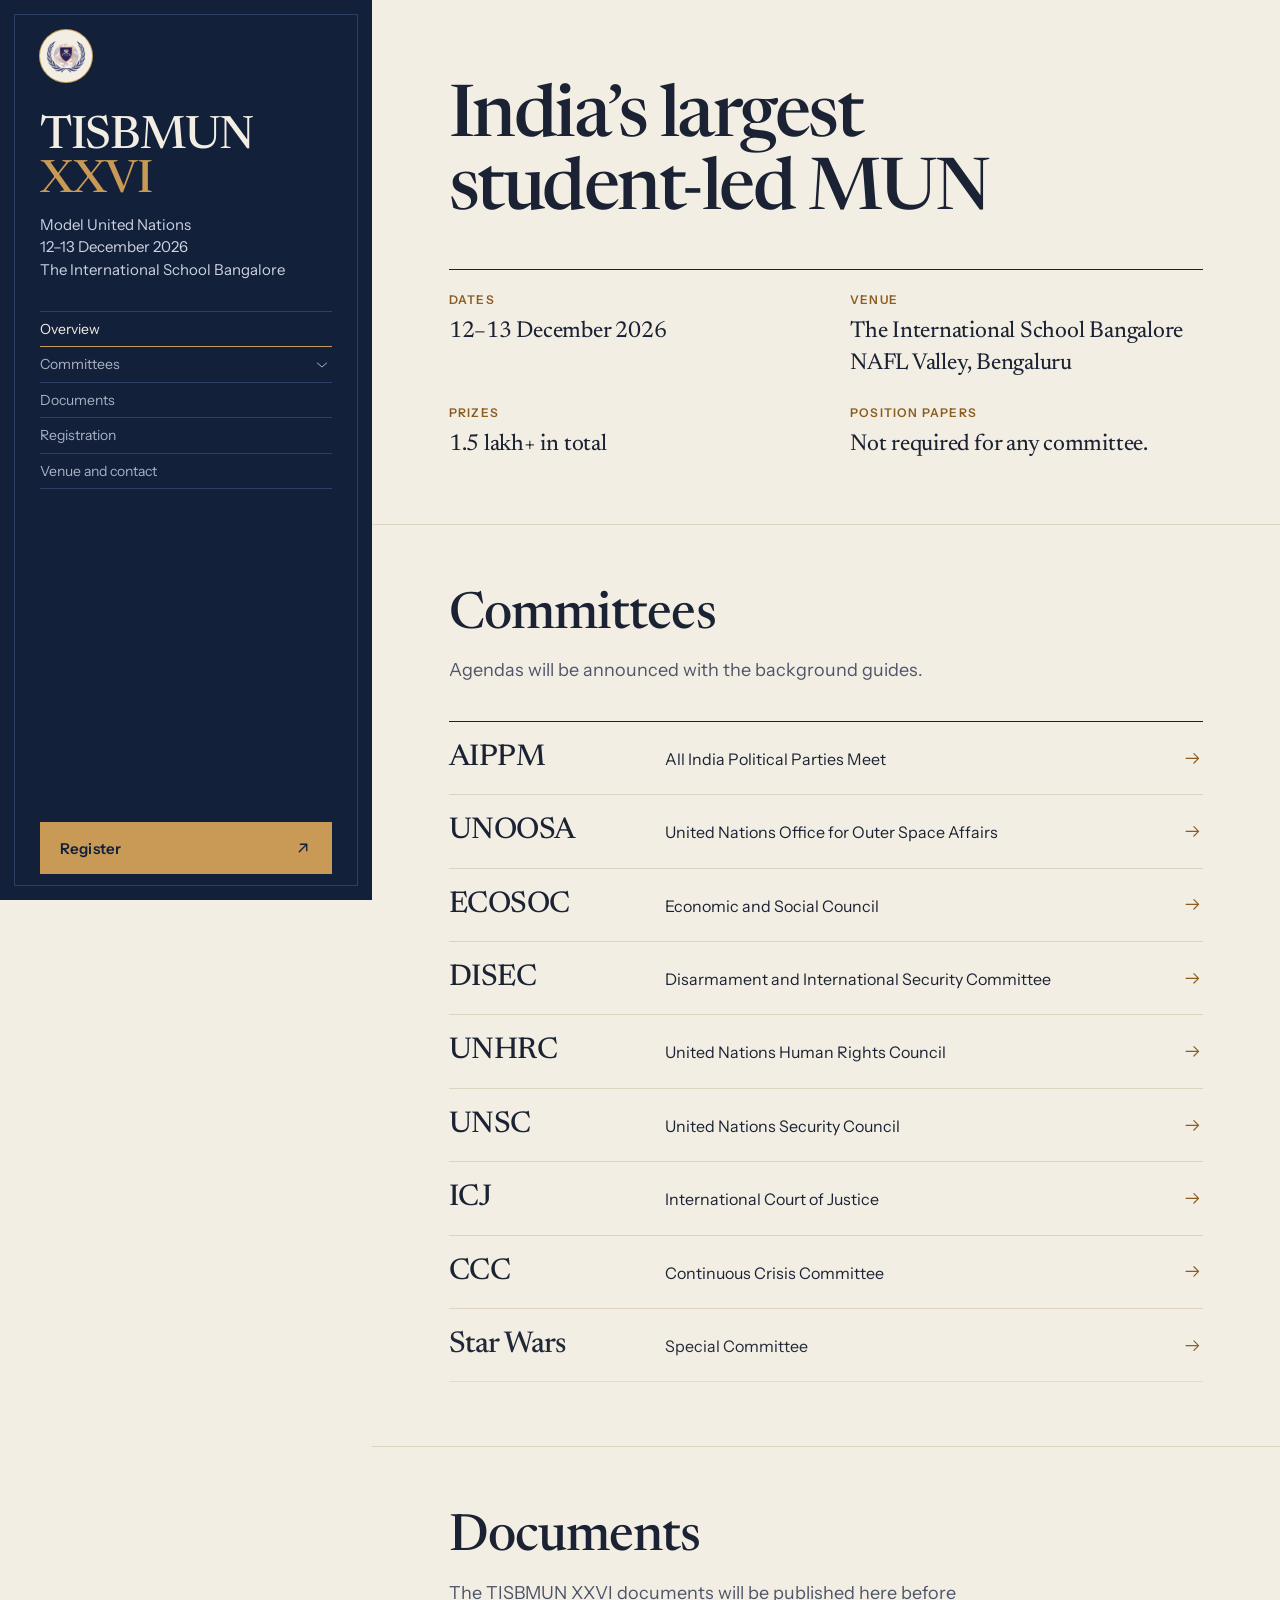
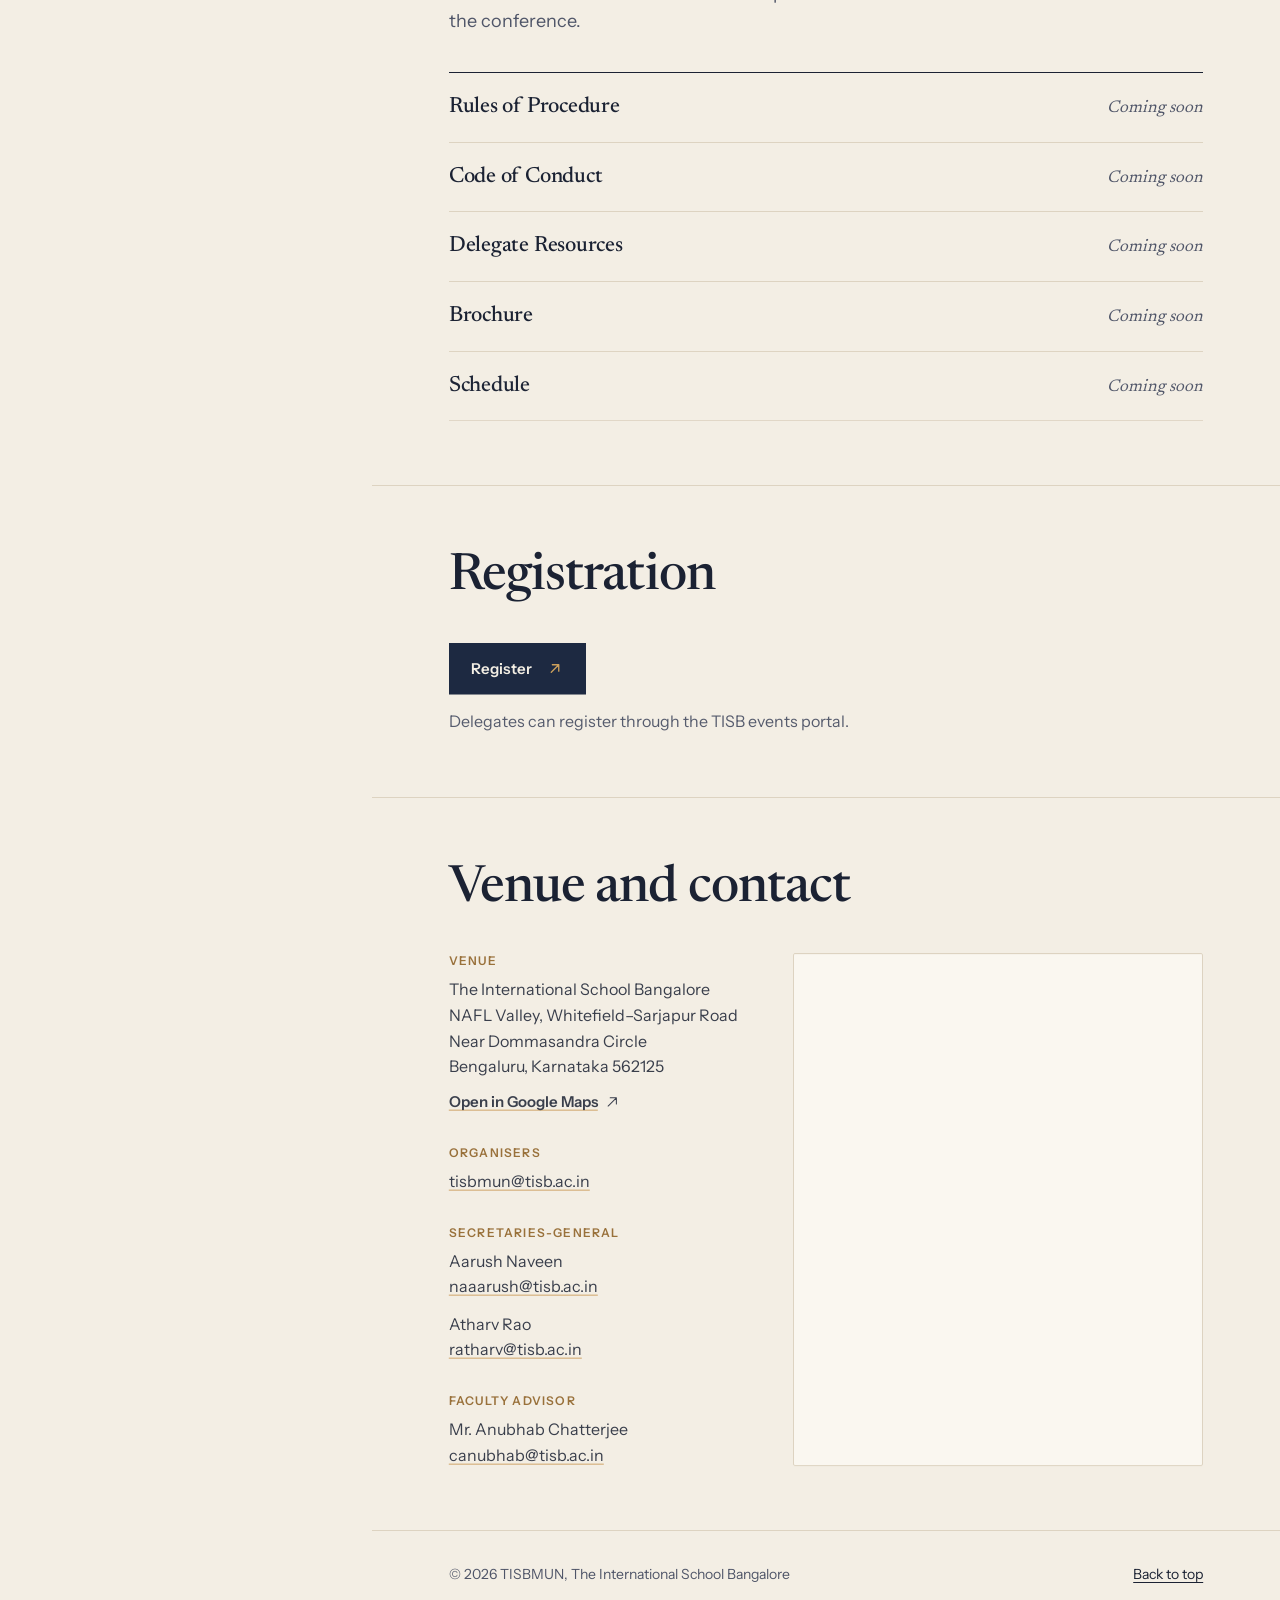
<file: index.html>
<!DOCTYPE html>
<html lang="en">
<head>
<meta charset="UTF-8">
<meta name="viewport" content="width=device-width, initial-scale=1">
<title>TISBMUN XXVI | The International School Bangalore Model United Nations</title>
<meta name="description" content="TISBMUN XXVI, the Model United Nations conference at The International School Bangalore, 12–13 December 2026. India’s largest student-led MUN, with 1.5 lakh+ in prizes.">
<link rel="icon" type="image/png" href="favicon.png">
<link rel="preload" href="fonts/newsreader.woff2" as="font" type="font/woff2" crossorigin>
<link rel="preload" href="fonts/instrument.woff2" as="font" type="font/woff2" crossorigin>
<!--
  Direction: the site as a conference handbook. A fixed navy cover panel holds identity,
  dates and the contents; the reading column on parchment carries the information.
  Assets: TISBMUN crest supplied by the organisers.
  Icons: Solar icon set (Iconify, MIT). Fonts: Newsreader and Instrument Sans (OFL), self-hosted.
  Motion: GSAP + ScrollTrigger, Lenis smooth scroll. No WebGL: an information page does not need it.
-->
<link rel="stylesheet" href="css/site.css">
</head>
<body data-root="">

<aside class="side" aria-label="Conference">
  <div class="side-top">
    <a class="brand" href="https://www.tisb.org" target="_blank" rel="noopener" title="The International School Bangalore" aria-label="The International School Bangalore website, opens in a new tab"><img src="img/crest.webp" alt="" width="64" height="64"></a>
    <div class="title">
      <h1 class="t" data-intro><a href="overview" data-section="overview">TISBMUN <em>XXVI</em></a></h1>
      <p data-intro>Model United Nations<br>12–13 December 2026<br>The International School Bangalore</p>
    </div>
    <button class="menu-btn" type="button" aria-expanded="false" aria-controls="side-menu">Menu</button>
  </div>
  <div class="side-menu" id="side-menu">
  <nav class="sitenav" aria-label="Site" data-intro>
    <ol class="toc">
      <li><a href="overview" data-section="overview">Overview</a></li>
      <li class="has-sub">
        <div class="toc-row"><a href="committees" data-section="committees">Committees</a><button class="sub-toggle" type="button" aria-expanded="false" aria-controls="sub-committees" aria-label="Show committees"><svg class="ic" viewBox="0 0 24 24" aria-hidden="true"><path fill="none" stroke="currentColor" stroke-linecap="round" stroke-linejoin="round" stroke-width="1.5" d="M19 9L12 15L5 9"/></svg></button></div>
        <div class="sub-wrap" id="sub-committees"><ul class="sub">
          <li><a href="committee/aippm">AIPPM</a></li>
          <li><a href="committee/unoosa">UNOOSA</a></li>
          <li><a href="committee/ecosoc">ECOSOC</a></li>
          <li><a href="committee/disec">DISEC</a></li>
          <li><a href="committee/unhrc">UNHRC</a></li>
          <li><a href="committee/unsc">UNSC</a></li>
          <li><a href="committee/icj">ICJ</a></li>
          <li><a href="committee/ccc">CCC</a></li>
          <li><a href="committee/starwars">Star Wars</a></li>
        </ul></div>
      </li>
      <li><a href="documents" data-section="documents">Documents</a></li>
      <li><a href="registration" data-section="registration">Registration</a></li>
      <li><a href="venue" data-section="venue">Venue and contact</a></li>
    </ol>
  </nav>
  <div class="side-foot" data-intro>
    <a class="btn btn-reg" data-reg-link href="https://events.tisb.org/mun/" target="_blank" rel="noopener"><span class="lbl">Register</span><span class="arw" aria-hidden="true"><span class="arw-a"><svg viewBox="0 0 24 24" fill="none" stroke="currentColor" stroke-width="1.8" stroke-linecap="round" stroke-linejoin="round"><path d="M7 17 17 7M8.5 7H17v8.5"/></svg></span><span class="arw-b"><svg viewBox="0 0 24 24" fill="none" stroke="currentColor" stroke-width="1.8" stroke-linecap="round" stroke-linejoin="round"><path d="M7 17 17 7M8.5 7H17v8.5"/></svg></span></span><span class="sr"> (opens the TISB events portal in a new tab)</span></a>
  </div>
  </div>
</aside>

<main>
  <section class="sec overview" id="overview">
    <div class="col">
      <div class="ov-top">
        <p class="lead" data-split data-lead>India’s largest student-led MUN</p>
        <div class="ov-meta">
          <p class="ov-note" data-intro-after><span class="ov-note-k">Dates</span><span class="ov-note-v">12–13 December 2026</span></p>
          <p class="ov-note" data-intro-after><span class="ov-note-k">Venue</span><span class="ov-note-v">The International School Bangalore<br>NAFL Valley, Bengaluru</span></p>
          <p class="ov-note" data-intro-after><span class="ov-note-k">Prizes</span><span class="ov-note-v">1.5 lakh+ in total</span></p>
          <p class="ov-note" data-intro-after><span class="ov-note-k">Position papers</span><span class="ov-note-v">Not required for any committee.</span></p>
        </div>
      </div>
    </div>
  </section>

  <section class="sec" id="committees">
    <div class="col">
      <header class="sec-head"><h2>Committees</h2><p>Agendas will be announced with the background guides.</p></header>
      <ol class="clist">
        <li data-row><a class="crow" href="committee/aippm"><h3>AIPPM</h3>
        <span class="full">All India Political Parties Meet</span><span class="ag" data-agenda-for="aippm"></span><svg class="ic go" viewBox="0 0 24 24" aria-hidden="true"><path fill="none" stroke="currentColor" stroke-linecap="round" stroke-linejoin="round" stroke-width="1.5" d="M4 12H20M14 18L20 12L14 6"/></svg></a></li>
        <li data-row><a class="crow" href="committee/unoosa"><h3>UNOOSA</h3>
        <span class="full">United Nations Office for Outer Space Affairs</span><span class="ag" data-agenda-for="unoosa"></span><svg class="ic go" viewBox="0 0 24 24" aria-hidden="true"><path fill="none" stroke="currentColor" stroke-linecap="round" stroke-linejoin="round" stroke-width="1.5" d="M4 12H20M14 18L20 12L14 6"/></svg></a></li>
        <li data-row><a class="crow" href="committee/ecosoc"><h3>ECOSOC</h3>
        <span class="full">Economic and Social Council</span><span class="ag" data-agenda-for="ecosoc"></span><svg class="ic go" viewBox="0 0 24 24" aria-hidden="true"><path fill="none" stroke="currentColor" stroke-linecap="round" stroke-linejoin="round" stroke-width="1.5" d="M4 12H20M14 18L20 12L14 6"/></svg></a></li>
        <li data-row><a class="crow" href="committee/disec"><h3>DISEC</h3>
        <span class="full">Disarmament and International Security Committee</span><span class="ag" data-agenda-for="disec"></span><svg class="ic go" viewBox="0 0 24 24" aria-hidden="true"><path fill="none" stroke="currentColor" stroke-linecap="round" stroke-linejoin="round" stroke-width="1.5" d="M4 12H20M14 18L20 12L14 6"/></svg></a></li>
        <li data-row><a class="crow" href="committee/unhrc"><h3>UNHRC</h3>
        <span class="full">United Nations Human Rights Council</span><span class="ag" data-agenda-for="unhrc"></span><svg class="ic go" viewBox="0 0 24 24" aria-hidden="true"><path fill="none" stroke="currentColor" stroke-linecap="round" stroke-linejoin="round" stroke-width="1.5" d="M4 12H20M14 18L20 12L14 6"/></svg></a></li>
        <li data-row><a class="crow" href="committee/unsc"><h3>UNSC</h3>
        <span class="full">United Nations Security Council</span><span class="ag" data-agenda-for="unsc"></span><svg class="ic go" viewBox="0 0 24 24" aria-hidden="true"><path fill="none" stroke="currentColor" stroke-linecap="round" stroke-linejoin="round" stroke-width="1.5" d="M4 12H20M14 18L20 12L14 6"/></svg></a></li>
        <li data-row><a class="crow" href="committee/icj"><h3>ICJ</h3>
        <span class="full">International Court of Justice</span><span class="ag" data-agenda-for="icj"></span><svg class="ic go" viewBox="0 0 24 24" aria-hidden="true"><path fill="none" stroke="currentColor" stroke-linecap="round" stroke-linejoin="round" stroke-width="1.5" d="M4 12H20M14 18L20 12L14 6"/></svg></a></li>
        <li data-row><a class="crow" href="committee/ccc"><h3>CCC</h3>
        <span class="full">Continuous Crisis Committee</span><span class="ag" data-agenda-for="ccc"></span><svg class="ic go" viewBox="0 0 24 24" aria-hidden="true"><path fill="none" stroke="currentColor" stroke-linecap="round" stroke-linejoin="round" stroke-width="1.5" d="M4 12H20M14 18L20 12L14 6"/></svg></a></li>
        <li data-row><a class="crow" href="committee/starwars"><h3>Star Wars</h3>
        <span class="full">Special Committee</span><span class="ag" data-agenda-for="starwars"></span><svg class="ic go" viewBox="0 0 24 24" aria-hidden="true"><path fill="none" stroke="currentColor" stroke-linecap="round" stroke-linejoin="round" stroke-width="1.5" d="M4 12H20M14 18L20 12L14 6"/></svg></a></li>
      </ol>
    </div>
  </section>

  <section class="sec" id="documents">
    <div class="col">
      <header class="sec-head"><h2>Documents</h2><p>The TISBMUN XXVI documents will be published here before the conference.</p></header>
      <ul class="dlist" id="doc-list"></ul>
      <div id="doc-embeds"></div>
    </div>
  </section>

  <section class="sec" id="registration">
    <div class="col">
      <header class="sec-head"><h2>Registration</h2></header>
      
      <div class="reg-ctas" data-rise>
        <a class="btn btn-reg" data-reg-link href="https://events.tisb.org/mun/" target="_blank" rel="noopener"><span class="lbl">Register</span><span class="arw" aria-hidden="true"><span class="arw-a"><svg viewBox="0 0 24 24" fill="none" stroke="currentColor" stroke-width="1.8" stroke-linecap="round" stroke-linejoin="round"><path d="M7 17 17 7M8.5 7H17v8.5"/></svg></span><span class="arw-b"><svg viewBox="0 0 24 24" fill="none" stroke="currentColor" stroke-width="1.8" stroke-linecap="round" stroke-linejoin="round"><path d="M7 17 17 7M8.5 7H17v8.5"/></svg></span></span><span class="sr"> (opens the TISB events portal in a new tab)</span></a>
        <p class="reg-note">Delegates can register through the TISB events portal.</p>
      </div>
    </div>
  </section>

  <section class="sec" id="venue">
    <div class="col">
      <header class="sec-head"><h2>Venue and contact</h2></header>
      <div class="venue">
        <div data-rise>
          <div class="vblock">
            <h3>Venue</h3>
            <p>The International School Bangalore<br>NAFL Valley, Whitefield–Sarjapur Road<br>Near Dommasandra Circle<br>Bengaluru, Karnataka 562125</p>
            <a class="maplink" href="https://www.google.com/maps/search/?api=1&amp;query=The+International+School+Bangalore+NAFL+Valley+Bengaluru" target="_blank" rel="noopener">Open in Google Maps <svg class="ic" viewBox="0 0 24 24" aria-hidden="true"><path fill="none" stroke="currentColor" stroke-linecap="round" stroke-linejoin="round" stroke-width="1.5" d="M6 18L18 6M18 15V6H9"/></svg></a>
          </div>
          <div class="vblock">
            <h3>Organisers</h3>
            <p><a href="mailto:tisbmun@tisb.ac.in">tisbmun@tisb.ac.in</a></p>
          </div>
          <div class="vblock">
            <h3>Secretaries-General</h3>
            <p>Aarush Naveen<br><a href="mailto:naaarush@tisb.ac.in">naaarush@tisb.ac.in</a></p>
            <p style="margin-top:12px">Atharv Rao<br><a href="mailto:ratharv@tisb.ac.in">ratharv@tisb.ac.in</a></p>
          </div>
          <div class="vblock">
            <h3>Faculty Advisor</h3>
            <p>Mr. Anubhab Chatterjee<br><a href="mailto:canubhab@tisb.ac.in">canubhab@tisb.ac.in</a></p>
          </div>
        </div>
        <div class="map" data-rise>
          <iframe title="Map of The International School Bangalore"
            src="https://www.google.com/maps?q=The+International+School+Bangalore,+NAFL+Valley,+Sarjapur+Road,+Bengaluru,+Karnataka+562125&amp;output=embed"
            allowfullscreen loading="lazy" referrerpolicy="no-referrer-when-downgrade"></iframe>
        </div>
      </div>
    </div>
  </section>
</main>

<footer>
  <div class="col"><span>© 2026 TISBMUN, The International School Bangalore</span>
  <a href="overview" data-section="overview">Back to top</a></div>
</footer>

<script src="js/gsap.min.js"></script>
<script src="js/ScrollTrigger.min.js"></script>
<script src="js/CustomEase.min.js"></script>
<script src="js/config.js"></script>
<script src="js/site.js"></script>
</body>
</html>
</file>
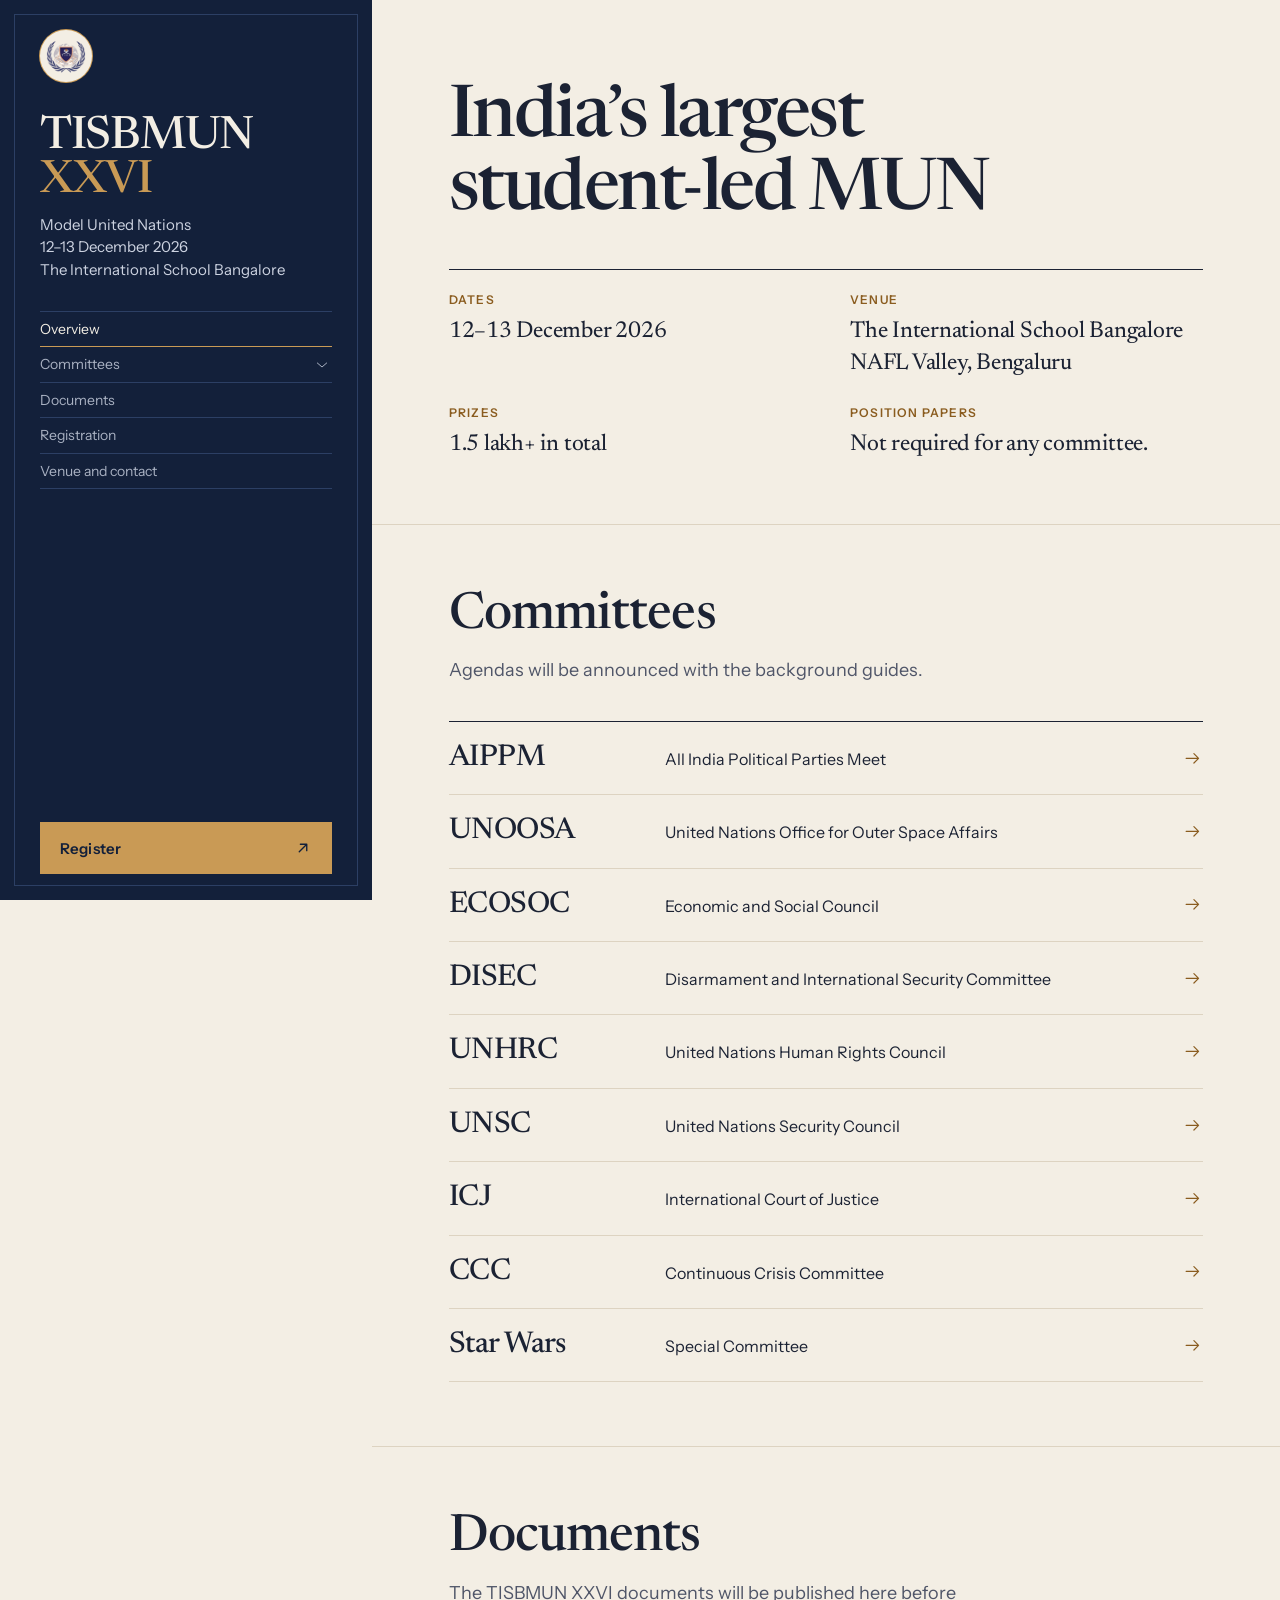
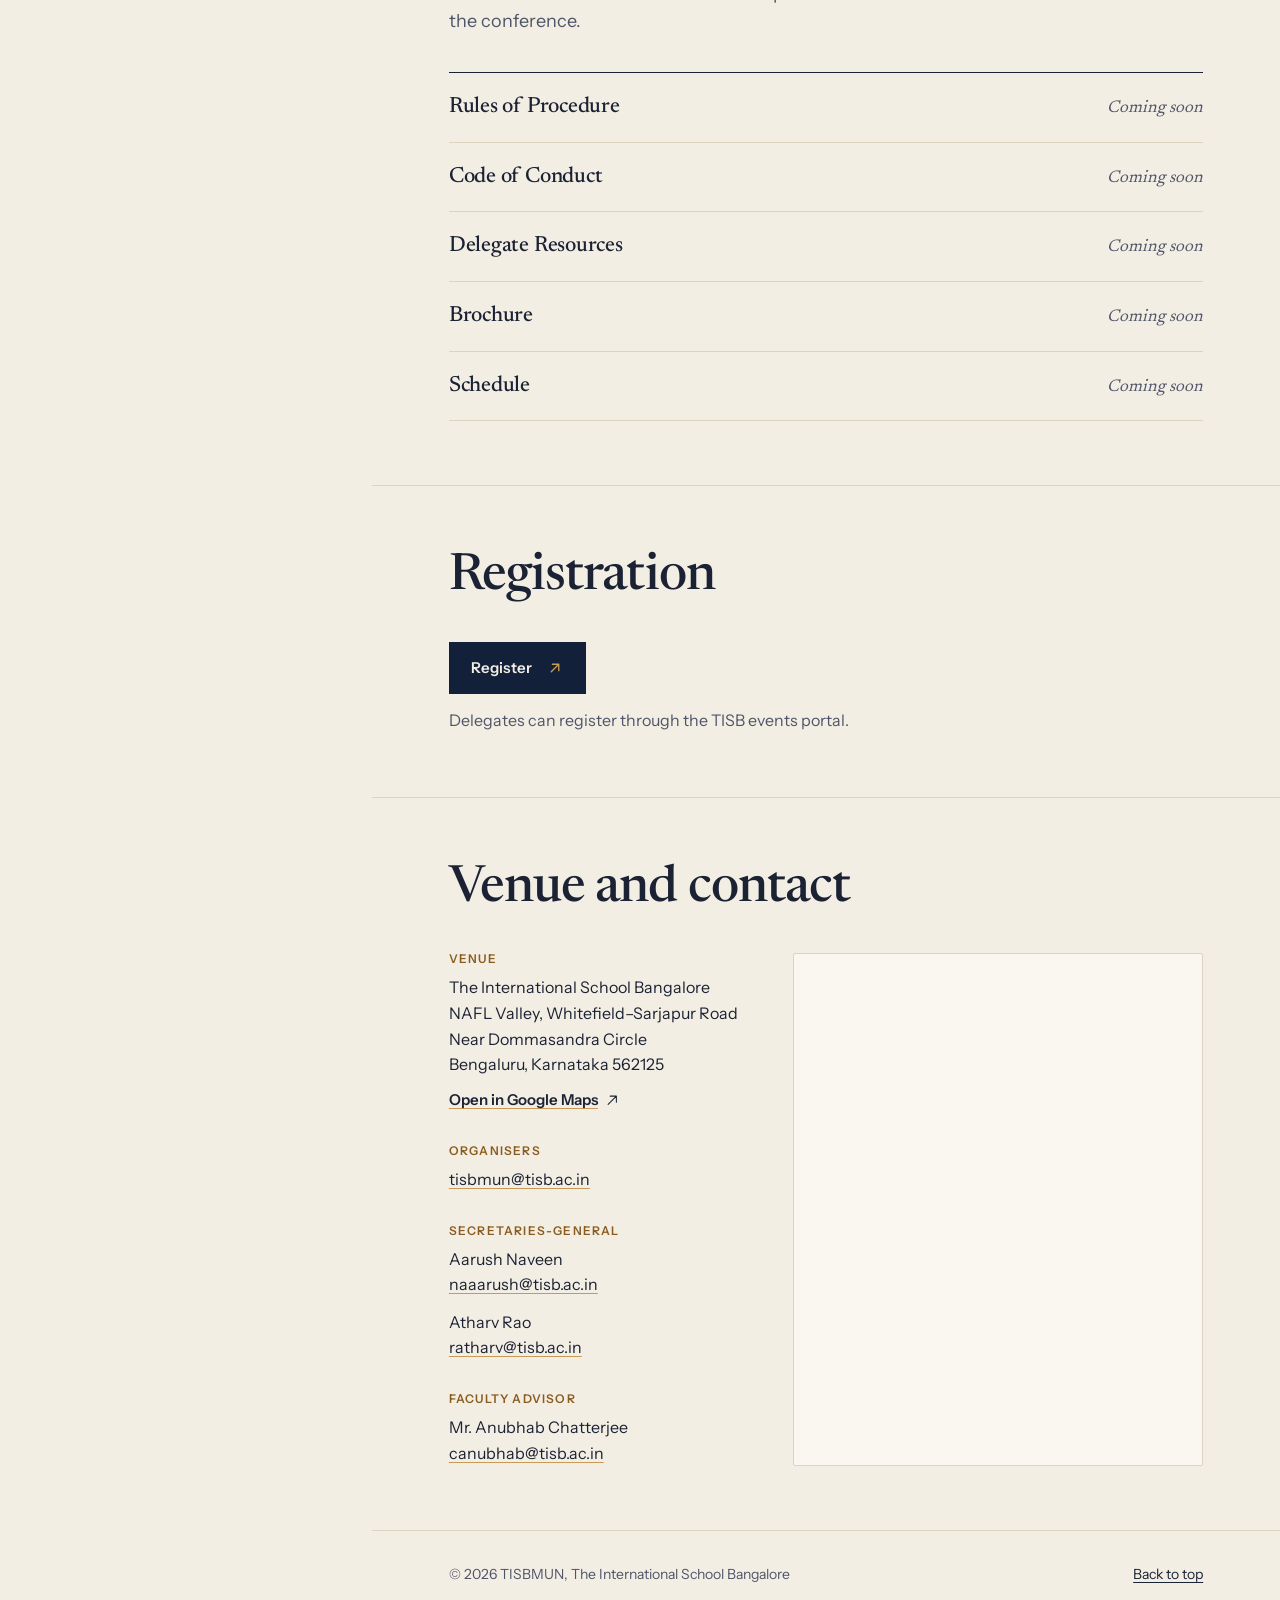
<file: committees.html>
<!DOCTYPE html>
<html lang="en">
<head>
<meta charset="UTF-8">
<meta name="viewport" content="width=device-width, initial-scale=1">
<title>Committees | TISBMUN XXVI | The International School Bangalore Model United Nations</title>
<meta name="description" content="TISBMUN XXVI, the Model United Nations conference at The International School Bangalore, 12–13 December 2026. India’s largest student-led MUN, with 1.5 lakh+ in prizes.">
<link rel="icon" type="image/png" href="favicon.png">
<link rel="preload" href="fonts/newsreader.woff2" as="font" type="font/woff2" crossorigin>
<link rel="preload" href="fonts/instrument.woff2" as="font" type="font/woff2" crossorigin>
<!--
  Direction: the site as a conference handbook. A fixed navy cover panel holds identity,
  dates and the contents; the reading column on parchment carries the information.
  Assets: TISBMUN crest supplied by the organisers.
  Icons: Solar icon set (Iconify, MIT). Fonts: Newsreader and Instrument Sans (OFL), self-hosted.
  Motion: GSAP + ScrollTrigger, Lenis smooth scroll. No WebGL: an information page does not need it.
-->
<link rel="stylesheet" href="css/site.css">
</head>
<body data-root="" data-start="committees">

<aside class="side" aria-label="Conference">
  <div class="side-top">
    <a class="brand" href="https://www.tisb.org" target="_blank" rel="noopener" title="The International School Bangalore" aria-label="The International School Bangalore website, opens in a new tab"><img src="img/crest.webp" alt="" width="64" height="64"></a>
    <div class="title">
      <h1 class="t" data-intro><a href="overview" data-section="overview">TISBMUN <em>XXVI</em></a></h1>
      <p data-intro>Model United Nations<br>12–13 December 2026<br>The International School Bangalore</p>
    </div>
    <button class="menu-btn" type="button" aria-expanded="false" aria-controls="side-menu">Menu</button>
  </div>
  <div class="side-menu" id="side-menu">
  <nav class="sitenav" aria-label="Site" data-intro>
    <ol class="toc">
      <li><a href="overview" data-section="overview">Overview</a></li>
      <li class="has-sub">
        <div class="toc-row"><a href="committees" data-section="committees">Committees</a><button class="sub-toggle" type="button" aria-expanded="false" aria-controls="sub-committees" aria-label="Show committees"><svg class="ic" viewBox="0 0 24 24" aria-hidden="true"><path fill="none" stroke="currentColor" stroke-linecap="round" stroke-linejoin="round" stroke-width="1.5" d="M19 9L12 15L5 9"/></svg></button></div>
        <div class="sub-wrap" id="sub-committees"><ul class="sub">
          <li><a href="committee/aippm">AIPPM</a></li>
          <li><a href="committee/unoosa">UNOOSA</a></li>
          <li><a href="committee/ecosoc">ECOSOC</a></li>
          <li><a href="committee/disec">DISEC</a></li>
          <li><a href="committee/unhrc">UNHRC</a></li>
          <li><a href="committee/unsc">UNSC</a></li>
          <li><a href="committee/icj">ICJ</a></li>
          <li><a href="committee/ccc">CCC</a></li>
          <li><a href="committee/starwars">Star Wars</a></li>
        </ul></div>
      </li>
      <li><a href="documents" data-section="documents">Documents</a></li>
      <li><a href="registration" data-section="registration">Registration</a></li>
      <li><a href="venue" data-section="venue">Venue and contact</a></li>
    </ol>
  </nav>
  <div class="side-foot" data-intro>
    <a class="btn btn-reg" data-reg-link href="https://events.tisb.org/mun/" target="_blank" rel="noopener"><span class="lbl">Register</span><span class="arw" aria-hidden="true"><span class="arw-a"><svg viewBox="0 0 24 24" fill="none" stroke="currentColor" stroke-width="1.8" stroke-linecap="round" stroke-linejoin="round"><path d="M7 17 17 7M8.5 7H17v8.5"/></svg></span><span class="arw-b"><svg viewBox="0 0 24 24" fill="none" stroke="currentColor" stroke-width="1.8" stroke-linecap="round" stroke-linejoin="round"><path d="M7 17 17 7M8.5 7H17v8.5"/></svg></span></span><span class="sr"> (opens the TISB events portal in a new tab)</span></a>
  </div>
  </div>
</aside>

<main>
  <section class="sec overview" id="overview">
    <div class="col">
      <div class="ov-top">
        <p class="lead" data-split data-lead>India’s largest student-led MUN</p>
        <div class="ov-meta">
          <p class="ov-note" data-intro-after><span class="ov-note-k">Dates</span><span class="ov-note-v">12–13 December 2026</span></p>
          <p class="ov-note" data-intro-after><span class="ov-note-k">Venue</span><span class="ov-note-v">The International School Bangalore<br>NAFL Valley, Bengaluru</span></p>
          <p class="ov-note" data-intro-after><span class="ov-note-k">Prizes</span><span class="ov-note-v">1.5 lakh+ in total</span></p>
          <p class="ov-note" data-intro-after><span class="ov-note-k">Position papers</span><span class="ov-note-v">Not required for any committee.</span></p>
        </div>
      </div>
    </div>
  </section>

  <section class="sec" id="committees">
    <div class="col">
      <header class="sec-head"><h2>Committees</h2><p>Agendas will be announced with the background guides.</p></header>
      <ol class="clist">
        <li data-row><a class="crow" href="committee/aippm"><h3>AIPPM</h3>
        <span class="full">All India Political Parties Meet</span><span class="ag" data-agenda-for="aippm"></span><svg class="ic go" viewBox="0 0 24 24" aria-hidden="true"><path fill="none" stroke="currentColor" stroke-linecap="round" stroke-linejoin="round" stroke-width="1.5" d="M4 12H20M14 18L20 12L14 6"/></svg></a></li>
        <li data-row><a class="crow" href="committee/unoosa"><h3>UNOOSA</h3>
        <span class="full">United Nations Office for Outer Space Affairs</span><span class="ag" data-agenda-for="unoosa"></span><svg class="ic go" viewBox="0 0 24 24" aria-hidden="true"><path fill="none" stroke="currentColor" stroke-linecap="round" stroke-linejoin="round" stroke-width="1.5" d="M4 12H20M14 18L20 12L14 6"/></svg></a></li>
        <li data-row><a class="crow" href="committee/ecosoc"><h3>ECOSOC</h3>
        <span class="full">Economic and Social Council</span><span class="ag" data-agenda-for="ecosoc"></span><svg class="ic go" viewBox="0 0 24 24" aria-hidden="true"><path fill="none" stroke="currentColor" stroke-linecap="round" stroke-linejoin="round" stroke-width="1.5" d="M4 12H20M14 18L20 12L14 6"/></svg></a></li>
        <li data-row><a class="crow" href="committee/disec"><h3>DISEC</h3>
        <span class="full">Disarmament and International Security Committee</span><span class="ag" data-agenda-for="disec"></span><svg class="ic go" viewBox="0 0 24 24" aria-hidden="true"><path fill="none" stroke="currentColor" stroke-linecap="round" stroke-linejoin="round" stroke-width="1.5" d="M4 12H20M14 18L20 12L14 6"/></svg></a></li>
        <li data-row><a class="crow" href="committee/unhrc"><h3>UNHRC</h3>
        <span class="full">United Nations Human Rights Council</span><span class="ag" data-agenda-for="unhrc"></span><svg class="ic go" viewBox="0 0 24 24" aria-hidden="true"><path fill="none" stroke="currentColor" stroke-linecap="round" stroke-linejoin="round" stroke-width="1.5" d="M4 12H20M14 18L20 12L14 6"/></svg></a></li>
        <li data-row><a class="crow" href="committee/unsc"><h3>UNSC</h3>
        <span class="full">United Nations Security Council</span><span class="ag" data-agenda-for="unsc"></span><svg class="ic go" viewBox="0 0 24 24" aria-hidden="true"><path fill="none" stroke="currentColor" stroke-linecap="round" stroke-linejoin="round" stroke-width="1.5" d="M4 12H20M14 18L20 12L14 6"/></svg></a></li>
        <li data-row><a class="crow" href="committee/icj"><h3>ICJ</h3>
        <span class="full">International Court of Justice</span><span class="ag" data-agenda-for="icj"></span><svg class="ic go" viewBox="0 0 24 24" aria-hidden="true"><path fill="none" stroke="currentColor" stroke-linecap="round" stroke-linejoin="round" stroke-width="1.5" d="M4 12H20M14 18L20 12L14 6"/></svg></a></li>
        <li data-row><a class="crow" href="committee/ccc"><h3>CCC</h3>
        <span class="full">Continuous Crisis Committee</span><span class="ag" data-agenda-for="ccc"></span><svg class="ic go" viewBox="0 0 24 24" aria-hidden="true"><path fill="none" stroke="currentColor" stroke-linecap="round" stroke-linejoin="round" stroke-width="1.5" d="M4 12H20M14 18L20 12L14 6"/></svg></a></li>
        <li data-row><a class="crow" href="committee/starwars"><h3>Star Wars</h3>
        <span class="full">Special Committee</span><span class="ag" data-agenda-for="starwars"></span><svg class="ic go" viewBox="0 0 24 24" aria-hidden="true"><path fill="none" stroke="currentColor" stroke-linecap="round" stroke-linejoin="round" stroke-width="1.5" d="M4 12H20M14 18L20 12L14 6"/></svg></a></li>
      </ol>
    </div>
  </section>

  <section class="sec" id="documents">
    <div class="col">
      <header class="sec-head"><h2>Documents</h2><p>The TISBMUN XXVI documents will be published here before the conference.</p></header>
      <ul class="dlist" id="doc-list"></ul>
      <div id="doc-embeds"></div>
    </div>
  </section>

  <section class="sec" id="registration">
    <div class="col">
      <header class="sec-head"><h2>Registration</h2></header>
      
      <div class="reg-ctas" data-rise>
        <a class="btn btn-reg" data-reg-link href="https://events.tisb.org/mun/" target="_blank" rel="noopener"><span class="lbl">Register</span><span class="arw" aria-hidden="true"><span class="arw-a"><svg viewBox="0 0 24 24" fill="none" stroke="currentColor" stroke-width="1.8" stroke-linecap="round" stroke-linejoin="round"><path d="M7 17 17 7M8.5 7H17v8.5"/></svg></span><span class="arw-b"><svg viewBox="0 0 24 24" fill="none" stroke="currentColor" stroke-width="1.8" stroke-linecap="round" stroke-linejoin="round"><path d="M7 17 17 7M8.5 7H17v8.5"/></svg></span></span><span class="sr"> (opens the TISB events portal in a new tab)</span></a>
        <p class="reg-note">Delegates can register through the TISB events portal.</p>
      </div>
    </div>
  </section>

  <section class="sec" id="venue">
    <div class="col">
      <header class="sec-head"><h2>Venue and contact</h2></header>
      <div class="venue">
        <div data-rise>
          <div class="vblock">
            <h3>Venue</h3>
            <p>The International School Bangalore<br>NAFL Valley, Whitefield–Sarjapur Road<br>Near Dommasandra Circle<br>Bengaluru, Karnataka 562125</p>
            <a class="maplink" href="https://www.google.com/maps/search/?api=1&amp;query=The+International+School+Bangalore+NAFL+Valley+Bengaluru" target="_blank" rel="noopener">Open in Google Maps <svg class="ic" viewBox="0 0 24 24" aria-hidden="true"><path fill="none" stroke="currentColor" stroke-linecap="round" stroke-linejoin="round" stroke-width="1.5" d="M6 18L18 6M18 15V6H9"/></svg></a>
          </div>
          <div class="vblock">
            <h3>Organisers</h3>
            <p><a href="mailto:tisbmun@tisb.ac.in">tisbmun@tisb.ac.in</a></p>
          </div>
          <div class="vblock">
            <h3>Secretaries-General</h3>
            <p>Aarush Naveen<br><a href="mailto:naaarush@tisb.ac.in">naaarush@tisb.ac.in</a></p>
            <p style="margin-top:12px">Atharv Rao<br><a href="mailto:ratharv@tisb.ac.in">ratharv@tisb.ac.in</a></p>
          </div>
          <div class="vblock">
            <h3>Faculty Advisor</h3>
            <p>Mr. Anubhab Chatterjee<br><a href="mailto:canubhab@tisb.ac.in">canubhab@tisb.ac.in</a></p>
          </div>
        </div>
        <div class="map" data-rise>
          <iframe title="Map of The International School Bangalore"
            src="https://www.google.com/maps?q=The+International+School+Bangalore,+NAFL+Valley,+Sarjapur+Road,+Bengaluru,+Karnataka+562125&amp;output=embed"
            allowfullscreen loading="lazy" referrerpolicy="no-referrer-when-downgrade"></iframe>
        </div>
      </div>
    </div>
  </section>
</main>

<footer>
  <div class="col"><span>© 2026 TISBMUN, The International School Bangalore</span>
  <a href="overview" data-section="overview">Back to top</a></div>
</footer>

<script src="js/gsap.min.js"></script>
<script src="js/ScrollTrigger.min.js"></script>
<script src="js/CustomEase.min.js"></script>
<script src="js/config.js"></script>
<script src="js/site.js"></script>
</body>
</html>
</file>
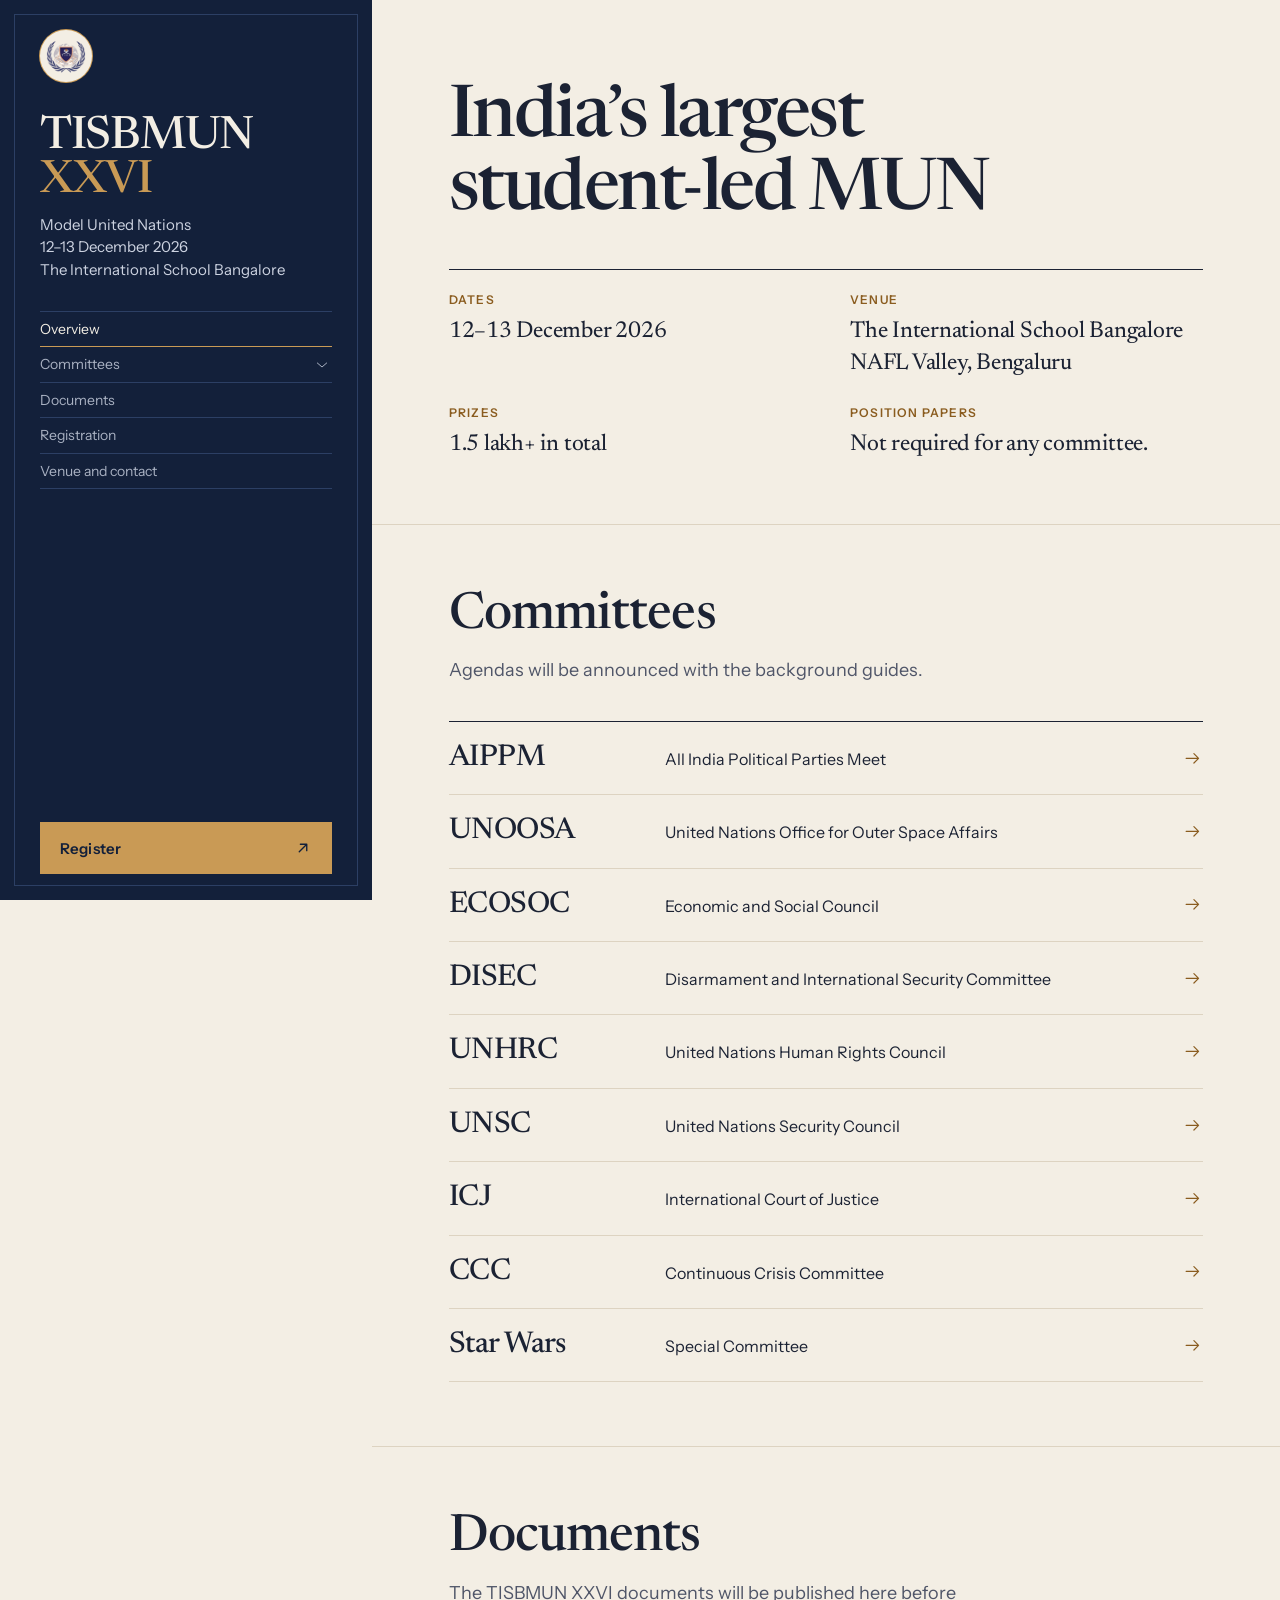
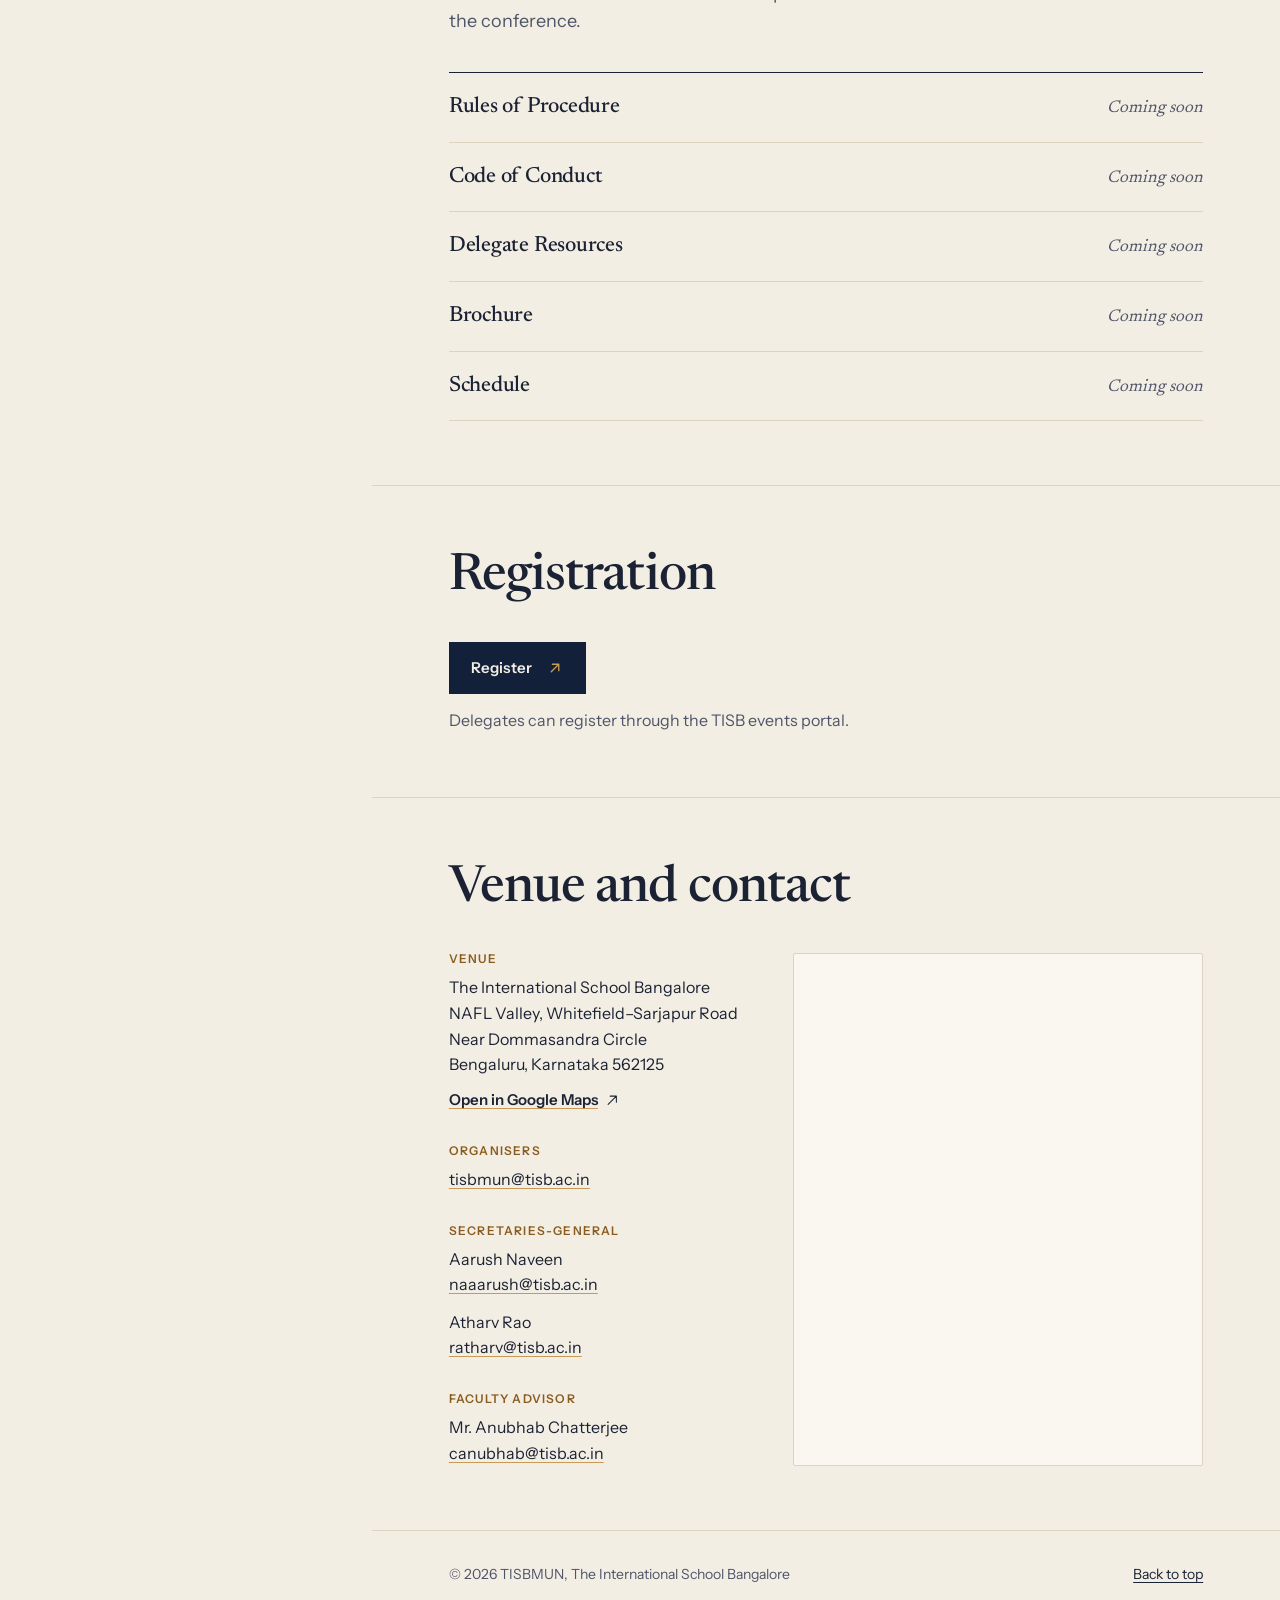
<file: documents.html>
<!DOCTYPE html>
<html lang="en">
<head>
<meta charset="UTF-8">
<meta name="viewport" content="width=device-width, initial-scale=1">
<title>Documents | TISBMUN XXVI | The International School Bangalore Model United Nations</title>
<meta name="description" content="TISBMUN XXVI, the Model United Nations conference at The International School Bangalore, 12–13 December 2026. India’s largest student-led MUN, with 1.5 lakh+ in prizes.">
<link rel="icon" type="image/png" href="favicon.png">
<link rel="preload" href="fonts/newsreader.woff2" as="font" type="font/woff2" crossorigin>
<link rel="preload" href="fonts/instrument.woff2" as="font" type="font/woff2" crossorigin>
<!--
  Direction: the site as a conference handbook. A fixed navy cover panel holds identity,
  dates and the contents; the reading column on parchment carries the information.
  Assets: TISBMUN crest supplied by the organisers.
  Icons: Solar icon set (Iconify, MIT). Fonts: Newsreader and Instrument Sans (OFL), self-hosted.
  Motion: GSAP + ScrollTrigger, Lenis smooth scroll. No WebGL: an information page does not need it.
-->
<link rel="stylesheet" href="css/site.css">
</head>
<body data-root="" data-start="documents">

<aside class="side" aria-label="Conference">
  <div class="side-top">
    <a class="brand" href="https://www.tisb.org" target="_blank" rel="noopener" title="The International School Bangalore" aria-label="The International School Bangalore website, opens in a new tab"><img src="img/crest.webp" alt="" width="64" height="64"></a>
    <div class="title">
      <h1 class="t" data-intro><a href="overview" data-section="overview">TISBMUN <em>XXVI</em></a></h1>
      <p data-intro>Model United Nations<br>12–13 December 2026<br>The International School Bangalore</p>
    </div>
    <button class="menu-btn" type="button" aria-expanded="false" aria-controls="side-menu">Menu</button>
  </div>
  <div class="side-menu" id="side-menu">
  <nav class="sitenav" aria-label="Site" data-intro>
    <ol class="toc">
      <li><a href="overview" data-section="overview">Overview</a></li>
      <li class="has-sub">
        <div class="toc-row"><a href="committees" data-section="committees">Committees</a><button class="sub-toggle" type="button" aria-expanded="false" aria-controls="sub-committees" aria-label="Show committees"><svg class="ic" viewBox="0 0 24 24" aria-hidden="true"><path fill="none" stroke="currentColor" stroke-linecap="round" stroke-linejoin="round" stroke-width="1.5" d="M19 9L12 15L5 9"/></svg></button></div>
        <div class="sub-wrap" id="sub-committees"><ul class="sub">
          <li><a href="committee/aippm">AIPPM</a></li>
          <li><a href="committee/unoosa">UNOOSA</a></li>
          <li><a href="committee/ecosoc">ECOSOC</a></li>
          <li><a href="committee/disec">DISEC</a></li>
          <li><a href="committee/unhrc">UNHRC</a></li>
          <li><a href="committee/unsc">UNSC</a></li>
          <li><a href="committee/icj">ICJ</a></li>
          <li><a href="committee/ccc">CCC</a></li>
          <li><a href="committee/starwars">Star Wars</a></li>
        </ul></div>
      </li>
      <li><a href="documents" data-section="documents">Documents</a></li>
      <li><a href="registration" data-section="registration">Registration</a></li>
      <li><a href="venue" data-section="venue">Venue and contact</a></li>
    </ol>
  </nav>
  <div class="side-foot" data-intro>
    <a class="btn btn-reg" data-reg-link href="https://events.tisb.org/mun/" target="_blank" rel="noopener"><span class="lbl">Register</span><span class="arw" aria-hidden="true"><span class="arw-a"><svg viewBox="0 0 24 24" fill="none" stroke="currentColor" stroke-width="1.8" stroke-linecap="round" stroke-linejoin="round"><path d="M7 17 17 7M8.5 7H17v8.5"/></svg></span><span class="arw-b"><svg viewBox="0 0 24 24" fill="none" stroke="currentColor" stroke-width="1.8" stroke-linecap="round" stroke-linejoin="round"><path d="M7 17 17 7M8.5 7H17v8.5"/></svg></span></span><span class="sr"> (opens the TISB events portal in a new tab)</span></a>
  </div>
  </div>
</aside>

<main>
  <section class="sec overview" id="overview">
    <div class="col">
      <div class="ov-top">
        <p class="lead" data-split data-lead>India’s largest student-led MUN</p>
        <div class="ov-meta">
          <p class="ov-note" data-intro-after><span class="ov-note-k">Dates</span><span class="ov-note-v">12–13 December 2026</span></p>
          <p class="ov-note" data-intro-after><span class="ov-note-k">Venue</span><span class="ov-note-v">The International School Bangalore<br>NAFL Valley, Bengaluru</span></p>
          <p class="ov-note" data-intro-after><span class="ov-note-k">Prizes</span><span class="ov-note-v">1.5 lakh+ in total</span></p>
          <p class="ov-note" data-intro-after><span class="ov-note-k">Position papers</span><span class="ov-note-v">Not required for any committee.</span></p>
        </div>
      </div>
    </div>
  </section>

  <section class="sec" id="committees">
    <div class="col">
      <header class="sec-head"><h2>Committees</h2><p>Agendas will be announced with the background guides.</p></header>
      <ol class="clist">
        <li data-row><a class="crow" href="committee/aippm"><h3>AIPPM</h3>
        <span class="full">All India Political Parties Meet</span><span class="ag" data-agenda-for="aippm"></span><svg class="ic go" viewBox="0 0 24 24" aria-hidden="true"><path fill="none" stroke="currentColor" stroke-linecap="round" stroke-linejoin="round" stroke-width="1.5" d="M4 12H20M14 18L20 12L14 6"/></svg></a></li>
        <li data-row><a class="crow" href="committee/unoosa"><h3>UNOOSA</h3>
        <span class="full">United Nations Office for Outer Space Affairs</span><span class="ag" data-agenda-for="unoosa"></span><svg class="ic go" viewBox="0 0 24 24" aria-hidden="true"><path fill="none" stroke="currentColor" stroke-linecap="round" stroke-linejoin="round" stroke-width="1.5" d="M4 12H20M14 18L20 12L14 6"/></svg></a></li>
        <li data-row><a class="crow" href="committee/ecosoc"><h3>ECOSOC</h3>
        <span class="full">Economic and Social Council</span><span class="ag" data-agenda-for="ecosoc"></span><svg class="ic go" viewBox="0 0 24 24" aria-hidden="true"><path fill="none" stroke="currentColor" stroke-linecap="round" stroke-linejoin="round" stroke-width="1.5" d="M4 12H20M14 18L20 12L14 6"/></svg></a></li>
        <li data-row><a class="crow" href="committee/disec"><h3>DISEC</h3>
        <span class="full">Disarmament and International Security Committee</span><span class="ag" data-agenda-for="disec"></span><svg class="ic go" viewBox="0 0 24 24" aria-hidden="true"><path fill="none" stroke="currentColor" stroke-linecap="round" stroke-linejoin="round" stroke-width="1.5" d="M4 12H20M14 18L20 12L14 6"/></svg></a></li>
        <li data-row><a class="crow" href="committee/unhrc"><h3>UNHRC</h3>
        <span class="full">United Nations Human Rights Council</span><span class="ag" data-agenda-for="unhrc"></span><svg class="ic go" viewBox="0 0 24 24" aria-hidden="true"><path fill="none" stroke="currentColor" stroke-linecap="round" stroke-linejoin="round" stroke-width="1.5" d="M4 12H20M14 18L20 12L14 6"/></svg></a></li>
        <li data-row><a class="crow" href="committee/unsc"><h3>UNSC</h3>
        <span class="full">United Nations Security Council</span><span class="ag" data-agenda-for="unsc"></span><svg class="ic go" viewBox="0 0 24 24" aria-hidden="true"><path fill="none" stroke="currentColor" stroke-linecap="round" stroke-linejoin="round" stroke-width="1.5" d="M4 12H20M14 18L20 12L14 6"/></svg></a></li>
        <li data-row><a class="crow" href="committee/icj"><h3>ICJ</h3>
        <span class="full">International Court of Justice</span><span class="ag" data-agenda-for="icj"></span><svg class="ic go" viewBox="0 0 24 24" aria-hidden="true"><path fill="none" stroke="currentColor" stroke-linecap="round" stroke-linejoin="round" stroke-width="1.5" d="M4 12H20M14 18L20 12L14 6"/></svg></a></li>
        <li data-row><a class="crow" href="committee/ccc"><h3>CCC</h3>
        <span class="full">Continuous Crisis Committee</span><span class="ag" data-agenda-for="ccc"></span><svg class="ic go" viewBox="0 0 24 24" aria-hidden="true"><path fill="none" stroke="currentColor" stroke-linecap="round" stroke-linejoin="round" stroke-width="1.5" d="M4 12H20M14 18L20 12L14 6"/></svg></a></li>
        <li data-row><a class="crow" href="committee/starwars"><h3>Star Wars</h3>
        <span class="full">Special Committee</span><span class="ag" data-agenda-for="starwars"></span><svg class="ic go" viewBox="0 0 24 24" aria-hidden="true"><path fill="none" stroke="currentColor" stroke-linecap="round" stroke-linejoin="round" stroke-width="1.5" d="M4 12H20M14 18L20 12L14 6"/></svg></a></li>
      </ol>
    </div>
  </section>

  <section class="sec" id="documents">
    <div class="col">
      <header class="sec-head"><h2>Documents</h2><p>The TISBMUN XXVI documents will be published here before the conference.</p></header>
      <ul class="dlist" id="doc-list"></ul>
      <div id="doc-embeds"></div>
    </div>
  </section>

  <section class="sec" id="registration">
    <div class="col">
      <header class="sec-head"><h2>Registration</h2></header>
      
      <div class="reg-ctas" data-rise>
        <a class="btn btn-reg" data-reg-link href="https://events.tisb.org/mun/" target="_blank" rel="noopener"><span class="lbl">Register</span><span class="arw" aria-hidden="true"><span class="arw-a"><svg viewBox="0 0 24 24" fill="none" stroke="currentColor" stroke-width="1.8" stroke-linecap="round" stroke-linejoin="round"><path d="M7 17 17 7M8.5 7H17v8.5"/></svg></span><span class="arw-b"><svg viewBox="0 0 24 24" fill="none" stroke="currentColor" stroke-width="1.8" stroke-linecap="round" stroke-linejoin="round"><path d="M7 17 17 7M8.5 7H17v8.5"/></svg></span></span><span class="sr"> (opens the TISB events portal in a new tab)</span></a>
        <p class="reg-note">Delegates can register through the TISB events portal.</p>
      </div>
    </div>
  </section>

  <section class="sec" id="venue">
    <div class="col">
      <header class="sec-head"><h2>Venue and contact</h2></header>
      <div class="venue">
        <div data-rise>
          <div class="vblock">
            <h3>Venue</h3>
            <p>The International School Bangalore<br>NAFL Valley, Whitefield–Sarjapur Road<br>Near Dommasandra Circle<br>Bengaluru, Karnataka 562125</p>
            <a class="maplink" href="https://www.google.com/maps/search/?api=1&amp;query=The+International+School+Bangalore+NAFL+Valley+Bengaluru" target="_blank" rel="noopener">Open in Google Maps <svg class="ic" viewBox="0 0 24 24" aria-hidden="true"><path fill="none" stroke="currentColor" stroke-linecap="round" stroke-linejoin="round" stroke-width="1.5" d="M6 18L18 6M18 15V6H9"/></svg></a>
          </div>
          <div class="vblock">
            <h3>Organisers</h3>
            <p><a href="mailto:tisbmun@tisb.ac.in">tisbmun@tisb.ac.in</a></p>
          </div>
          <div class="vblock">
            <h3>Secretaries-General</h3>
            <p>Aarush Naveen<br><a href="mailto:naaarush@tisb.ac.in">naaarush@tisb.ac.in</a></p>
            <p style="margin-top:12px">Atharv Rao<br><a href="mailto:ratharv@tisb.ac.in">ratharv@tisb.ac.in</a></p>
          </div>
          <div class="vblock">
            <h3>Faculty Advisor</h3>
            <p>Mr. Anubhab Chatterjee<br><a href="mailto:canubhab@tisb.ac.in">canubhab@tisb.ac.in</a></p>
          </div>
        </div>
        <div class="map" data-rise>
          <iframe title="Map of The International School Bangalore"
            src="https://www.google.com/maps?q=The+International+School+Bangalore,+NAFL+Valley,+Sarjapur+Road,+Bengaluru,+Karnataka+562125&amp;output=embed"
            allowfullscreen loading="lazy" referrerpolicy="no-referrer-when-downgrade"></iframe>
        </div>
      </div>
    </div>
  </section>
</main>

<footer>
  <div class="col"><span>© 2026 TISBMUN, The International School Bangalore</span>
  <a href="overview" data-section="overview">Back to top</a></div>
</footer>

<script src="js/gsap.min.js"></script>
<script src="js/ScrollTrigger.min.js"></script>
<script src="js/CustomEase.min.js"></script>
<script src="js/config.js"></script>
<script src="js/site.js"></script>
</body>
</html>
</file>
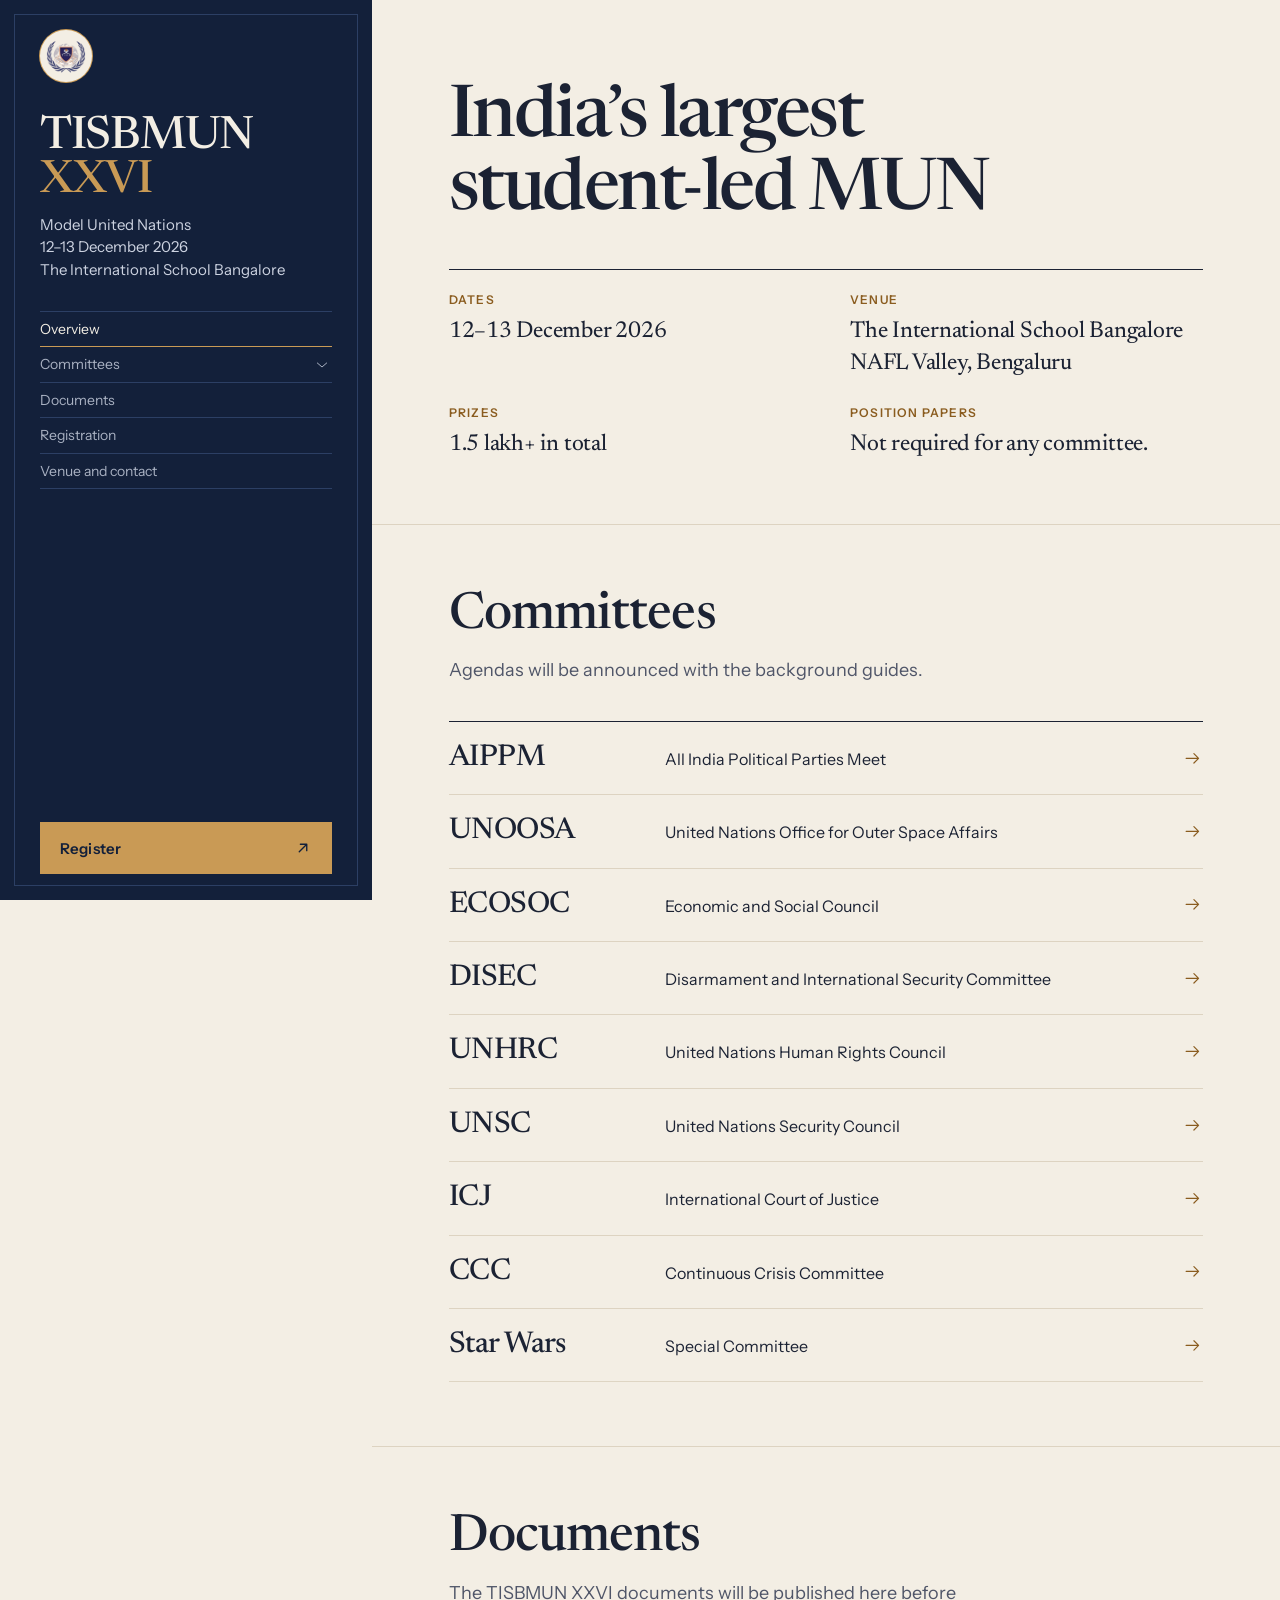
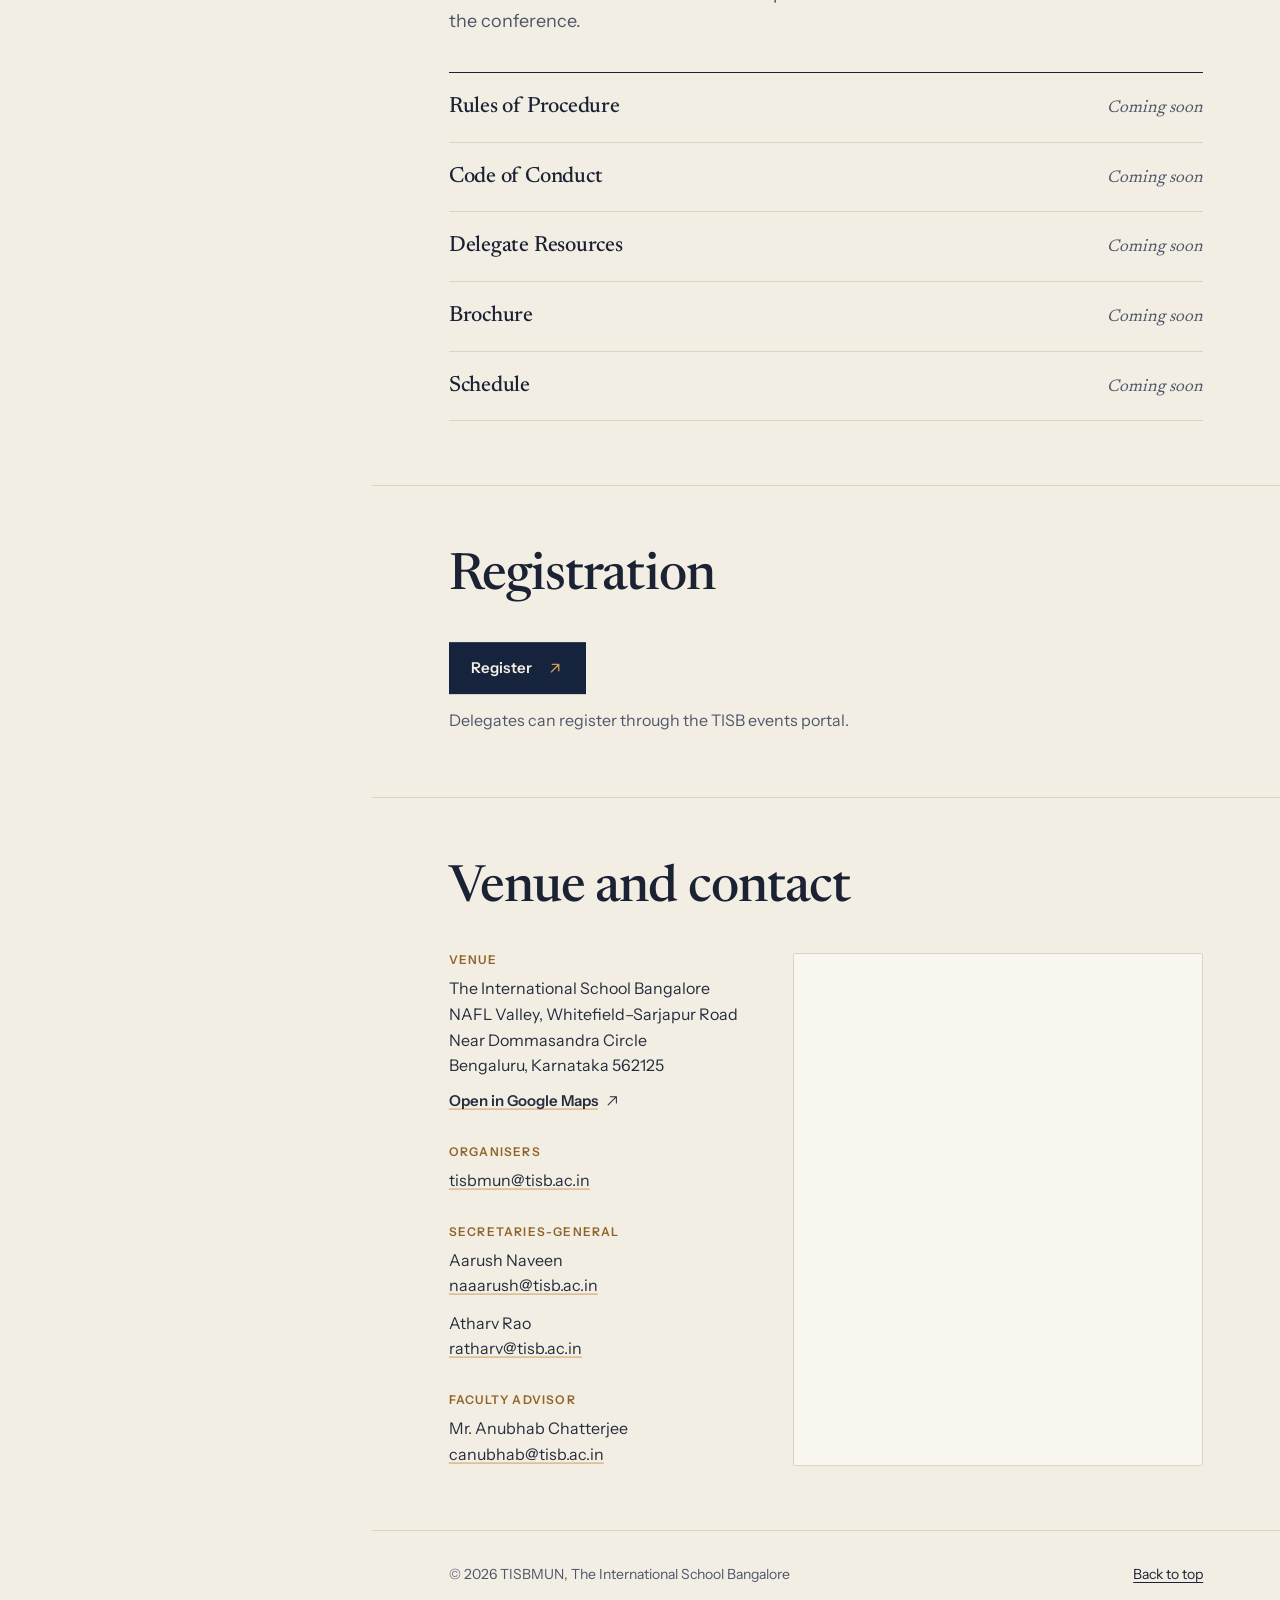
<file: overview.html>
<!DOCTYPE html>
<html lang="en">
<head>
<meta charset="UTF-8">
<meta name="viewport" content="width=device-width, initial-scale=1">
<title>TISBMUN XXVI | The International School Bangalore Model United Nations</title>
<meta name="description" content="TISBMUN XXVI, the Model United Nations conference at The International School Bangalore, 12–13 December 2026. India’s largest student-led MUN, with 1.5 lakh+ in prizes.">
<link rel="icon" type="image/png" href="favicon.png">
<link rel="preload" href="fonts/newsreader.woff2" as="font" type="font/woff2" crossorigin>
<link rel="preload" href="fonts/instrument.woff2" as="font" type="font/woff2" crossorigin>
<!--
  Direction: the site as a conference handbook. A fixed navy cover panel holds identity,
  dates and the contents; the reading column on parchment carries the information.
  Assets: TISBMUN crest supplied by the organisers.
  Icons: Solar icon set (Iconify, MIT). Fonts: Newsreader and Instrument Sans (OFL), self-hosted.
  Motion: GSAP + ScrollTrigger, Lenis smooth scroll. No WebGL: an information page does not need it.
-->
<link rel="stylesheet" href="css/site.css">
</head>
<body data-root="" data-start="overview">

<aside class="side" aria-label="Conference">
  <div class="side-top">
    <a class="brand" href="https://www.tisb.org" target="_blank" rel="noopener" title="The International School Bangalore" aria-label="The International School Bangalore website, opens in a new tab"><img src="img/crest.webp" alt="" width="64" height="64"></a>
    <div class="title">
      <h1 class="t" data-intro><a href="overview" data-section="overview">TISBMUN <em>XXVI</em></a></h1>
      <p data-intro>Model United Nations<br>12–13 December 2026<br>The International School Bangalore</p>
    </div>
    <button class="menu-btn" type="button" aria-expanded="false" aria-controls="side-menu">Menu</button>
  </div>
  <div class="side-menu" id="side-menu">
  <nav class="sitenav" aria-label="Site" data-intro>
    <ol class="toc">
      <li><a href="overview" data-section="overview">Overview</a></li>
      <li class="has-sub">
        <div class="toc-row"><a href="committees" data-section="committees">Committees</a><button class="sub-toggle" type="button" aria-expanded="false" aria-controls="sub-committees" aria-label="Show committees"><svg class="ic" viewBox="0 0 24 24" aria-hidden="true"><path fill="none" stroke="currentColor" stroke-linecap="round" stroke-linejoin="round" stroke-width="1.5" d="M19 9L12 15L5 9"/></svg></button></div>
        <div class="sub-wrap" id="sub-committees"><ul class="sub">
          <li><a href="committee/aippm">AIPPM</a></li>
          <li><a href="committee/unoosa">UNOOSA</a></li>
          <li><a href="committee/ecosoc">ECOSOC</a></li>
          <li><a href="committee/disec">DISEC</a></li>
          <li><a href="committee/unhrc">UNHRC</a></li>
          <li><a href="committee/unsc">UNSC</a></li>
          <li><a href="committee/icj">ICJ</a></li>
          <li><a href="committee/ccc">CCC</a></li>
          <li><a href="committee/starwars">Star Wars</a></li>
        </ul></div>
      </li>
      <li><a href="documents" data-section="documents">Documents</a></li>
      <li><a href="registration" data-section="registration">Registration</a></li>
      <li><a href="venue" data-section="venue">Venue and contact</a></li>
    </ol>
  </nav>
  <div class="side-foot" data-intro>
    <a class="btn btn-reg" data-reg-link href="https://events.tisb.org/mun/" target="_blank" rel="noopener"><span class="lbl">Register</span><span class="arw" aria-hidden="true"><span class="arw-a"><svg viewBox="0 0 24 24" fill="none" stroke="currentColor" stroke-width="1.8" stroke-linecap="round" stroke-linejoin="round"><path d="M7 17 17 7M8.5 7H17v8.5"/></svg></span><span class="arw-b"><svg viewBox="0 0 24 24" fill="none" stroke="currentColor" stroke-width="1.8" stroke-linecap="round" stroke-linejoin="round"><path d="M7 17 17 7M8.5 7H17v8.5"/></svg></span></span><span class="sr"> (opens the TISB events portal in a new tab)</span></a>
  </div>
  </div>
</aside>

<main>
  <section class="sec overview" id="overview">
    <div class="col">
      <div class="ov-top">
        <p class="lead" data-split data-lead>India’s largest student-led MUN</p>
        <div class="ov-meta">
          <p class="ov-note" data-intro-after><span class="ov-note-k">Dates</span><span class="ov-note-v">12–13 December 2026</span></p>
          <p class="ov-note" data-intro-after><span class="ov-note-k">Venue</span><span class="ov-note-v">The International School Bangalore<br>NAFL Valley, Bengaluru</span></p>
          <p class="ov-note" data-intro-after><span class="ov-note-k">Prizes</span><span class="ov-note-v">1.5 lakh+ in total</span></p>
          <p class="ov-note" data-intro-after><span class="ov-note-k">Position papers</span><span class="ov-note-v">Not required for any committee.</span></p>
        </div>
      </div>
    </div>
  </section>

  <section class="sec" id="committees">
    <div class="col">
      <header class="sec-head"><h2>Committees</h2><p>Agendas will be announced with the background guides.</p></header>
      <ol class="clist">
        <li data-row><a class="crow" href="committee/aippm"><h3>AIPPM</h3>
        <span class="full">All India Political Parties Meet</span><span class="ag" data-agenda-for="aippm"></span><svg class="ic go" viewBox="0 0 24 24" aria-hidden="true"><path fill="none" stroke="currentColor" stroke-linecap="round" stroke-linejoin="round" stroke-width="1.5" d="M4 12H20M14 18L20 12L14 6"/></svg></a></li>
        <li data-row><a class="crow" href="committee/unoosa"><h3>UNOOSA</h3>
        <span class="full">United Nations Office for Outer Space Affairs</span><span class="ag" data-agenda-for="unoosa"></span><svg class="ic go" viewBox="0 0 24 24" aria-hidden="true"><path fill="none" stroke="currentColor" stroke-linecap="round" stroke-linejoin="round" stroke-width="1.5" d="M4 12H20M14 18L20 12L14 6"/></svg></a></li>
        <li data-row><a class="crow" href="committee/ecosoc"><h3>ECOSOC</h3>
        <span class="full">Economic and Social Council</span><span class="ag" data-agenda-for="ecosoc"></span><svg class="ic go" viewBox="0 0 24 24" aria-hidden="true"><path fill="none" stroke="currentColor" stroke-linecap="round" stroke-linejoin="round" stroke-width="1.5" d="M4 12H20M14 18L20 12L14 6"/></svg></a></li>
        <li data-row><a class="crow" href="committee/disec"><h3>DISEC</h3>
        <span class="full">Disarmament and International Security Committee</span><span class="ag" data-agenda-for="disec"></span><svg class="ic go" viewBox="0 0 24 24" aria-hidden="true"><path fill="none" stroke="currentColor" stroke-linecap="round" stroke-linejoin="round" stroke-width="1.5" d="M4 12H20M14 18L20 12L14 6"/></svg></a></li>
        <li data-row><a class="crow" href="committee/unhrc"><h3>UNHRC</h3>
        <span class="full">United Nations Human Rights Council</span><span class="ag" data-agenda-for="unhrc"></span><svg class="ic go" viewBox="0 0 24 24" aria-hidden="true"><path fill="none" stroke="currentColor" stroke-linecap="round" stroke-linejoin="round" stroke-width="1.5" d="M4 12H20M14 18L20 12L14 6"/></svg></a></li>
        <li data-row><a class="crow" href="committee/unsc"><h3>UNSC</h3>
        <span class="full">United Nations Security Council</span><span class="ag" data-agenda-for="unsc"></span><svg class="ic go" viewBox="0 0 24 24" aria-hidden="true"><path fill="none" stroke="currentColor" stroke-linecap="round" stroke-linejoin="round" stroke-width="1.5" d="M4 12H20M14 18L20 12L14 6"/></svg></a></li>
        <li data-row><a class="crow" href="committee/icj"><h3>ICJ</h3>
        <span class="full">International Court of Justice</span><span class="ag" data-agenda-for="icj"></span><svg class="ic go" viewBox="0 0 24 24" aria-hidden="true"><path fill="none" stroke="currentColor" stroke-linecap="round" stroke-linejoin="round" stroke-width="1.5" d="M4 12H20M14 18L20 12L14 6"/></svg></a></li>
        <li data-row><a class="crow" href="committee/ccc"><h3>CCC</h3>
        <span class="full">Continuous Crisis Committee</span><span class="ag" data-agenda-for="ccc"></span><svg class="ic go" viewBox="0 0 24 24" aria-hidden="true"><path fill="none" stroke="currentColor" stroke-linecap="round" stroke-linejoin="round" stroke-width="1.5" d="M4 12H20M14 18L20 12L14 6"/></svg></a></li>
        <li data-row><a class="crow" href="committee/starwars"><h3>Star Wars</h3>
        <span class="full">Special Committee</span><span class="ag" data-agenda-for="starwars"></span><svg class="ic go" viewBox="0 0 24 24" aria-hidden="true"><path fill="none" stroke="currentColor" stroke-linecap="round" stroke-linejoin="round" stroke-width="1.5" d="M4 12H20M14 18L20 12L14 6"/></svg></a></li>
      </ol>
    </div>
  </section>

  <section class="sec" id="documents">
    <div class="col">
      <header class="sec-head"><h2>Documents</h2><p>The TISBMUN XXVI documents will be published here before the conference.</p></header>
      <ul class="dlist" id="doc-list"></ul>
      <div id="doc-embeds"></div>
    </div>
  </section>

  <section class="sec" id="registration">
    <div class="col">
      <header class="sec-head"><h2>Registration</h2></header>
      
      <div class="reg-ctas" data-rise>
        <a class="btn btn-reg" data-reg-link href="https://events.tisb.org/mun/" target="_blank" rel="noopener"><span class="lbl">Register</span><span class="arw" aria-hidden="true"><span class="arw-a"><svg viewBox="0 0 24 24" fill="none" stroke="currentColor" stroke-width="1.8" stroke-linecap="round" stroke-linejoin="round"><path d="M7 17 17 7M8.5 7H17v8.5"/></svg></span><span class="arw-b"><svg viewBox="0 0 24 24" fill="none" stroke="currentColor" stroke-width="1.8" stroke-linecap="round" stroke-linejoin="round"><path d="M7 17 17 7M8.5 7H17v8.5"/></svg></span></span><span class="sr"> (opens the TISB events portal in a new tab)</span></a>
        <p class="reg-note">Delegates can register through the TISB events portal.</p>
      </div>
    </div>
  </section>

  <section class="sec" id="venue">
    <div class="col">
      <header class="sec-head"><h2>Venue and contact</h2></header>
      <div class="venue">
        <div data-rise>
          <div class="vblock">
            <h3>Venue</h3>
            <p>The International School Bangalore<br>NAFL Valley, Whitefield–Sarjapur Road<br>Near Dommasandra Circle<br>Bengaluru, Karnataka 562125</p>
            <a class="maplink" href="https://www.google.com/maps/search/?api=1&amp;query=The+International+School+Bangalore+NAFL+Valley+Bengaluru" target="_blank" rel="noopener">Open in Google Maps <svg class="ic" viewBox="0 0 24 24" aria-hidden="true"><path fill="none" stroke="currentColor" stroke-linecap="round" stroke-linejoin="round" stroke-width="1.5" d="M6 18L18 6M18 15V6H9"/></svg></a>
          </div>
          <div class="vblock">
            <h3>Organisers</h3>
            <p><a href="mailto:tisbmun@tisb.ac.in">tisbmun@tisb.ac.in</a></p>
          </div>
          <div class="vblock">
            <h3>Secretaries-General</h3>
            <p>Aarush Naveen<br><a href="mailto:naaarush@tisb.ac.in">naaarush@tisb.ac.in</a></p>
            <p style="margin-top:12px">Atharv Rao<br><a href="mailto:ratharv@tisb.ac.in">ratharv@tisb.ac.in</a></p>
          </div>
          <div class="vblock">
            <h3>Faculty Advisor</h3>
            <p>Mr. Anubhab Chatterjee<br><a href="mailto:canubhab@tisb.ac.in">canubhab@tisb.ac.in</a></p>
          </div>
        </div>
        <div class="map" data-rise>
          <iframe title="Map of The International School Bangalore"
            src="https://www.google.com/maps?q=The+International+School+Bangalore,+NAFL+Valley,+Sarjapur+Road,+Bengaluru,+Karnataka+562125&amp;output=embed"
            allowfullscreen loading="lazy" referrerpolicy="no-referrer-when-downgrade"></iframe>
        </div>
      </div>
    </div>
  </section>
</main>

<footer>
  <div class="col"><span>© 2026 TISBMUN, The International School Bangalore</span>
  <a href="overview" data-section="overview">Back to top</a></div>
</footer>

<script src="js/gsap.min.js"></script>
<script src="js/ScrollTrigger.min.js"></script>
<script src="js/CustomEase.min.js"></script>
<script src="js/config.js"></script>
<script src="js/site.js"></script>
</body>
</html>
</file>
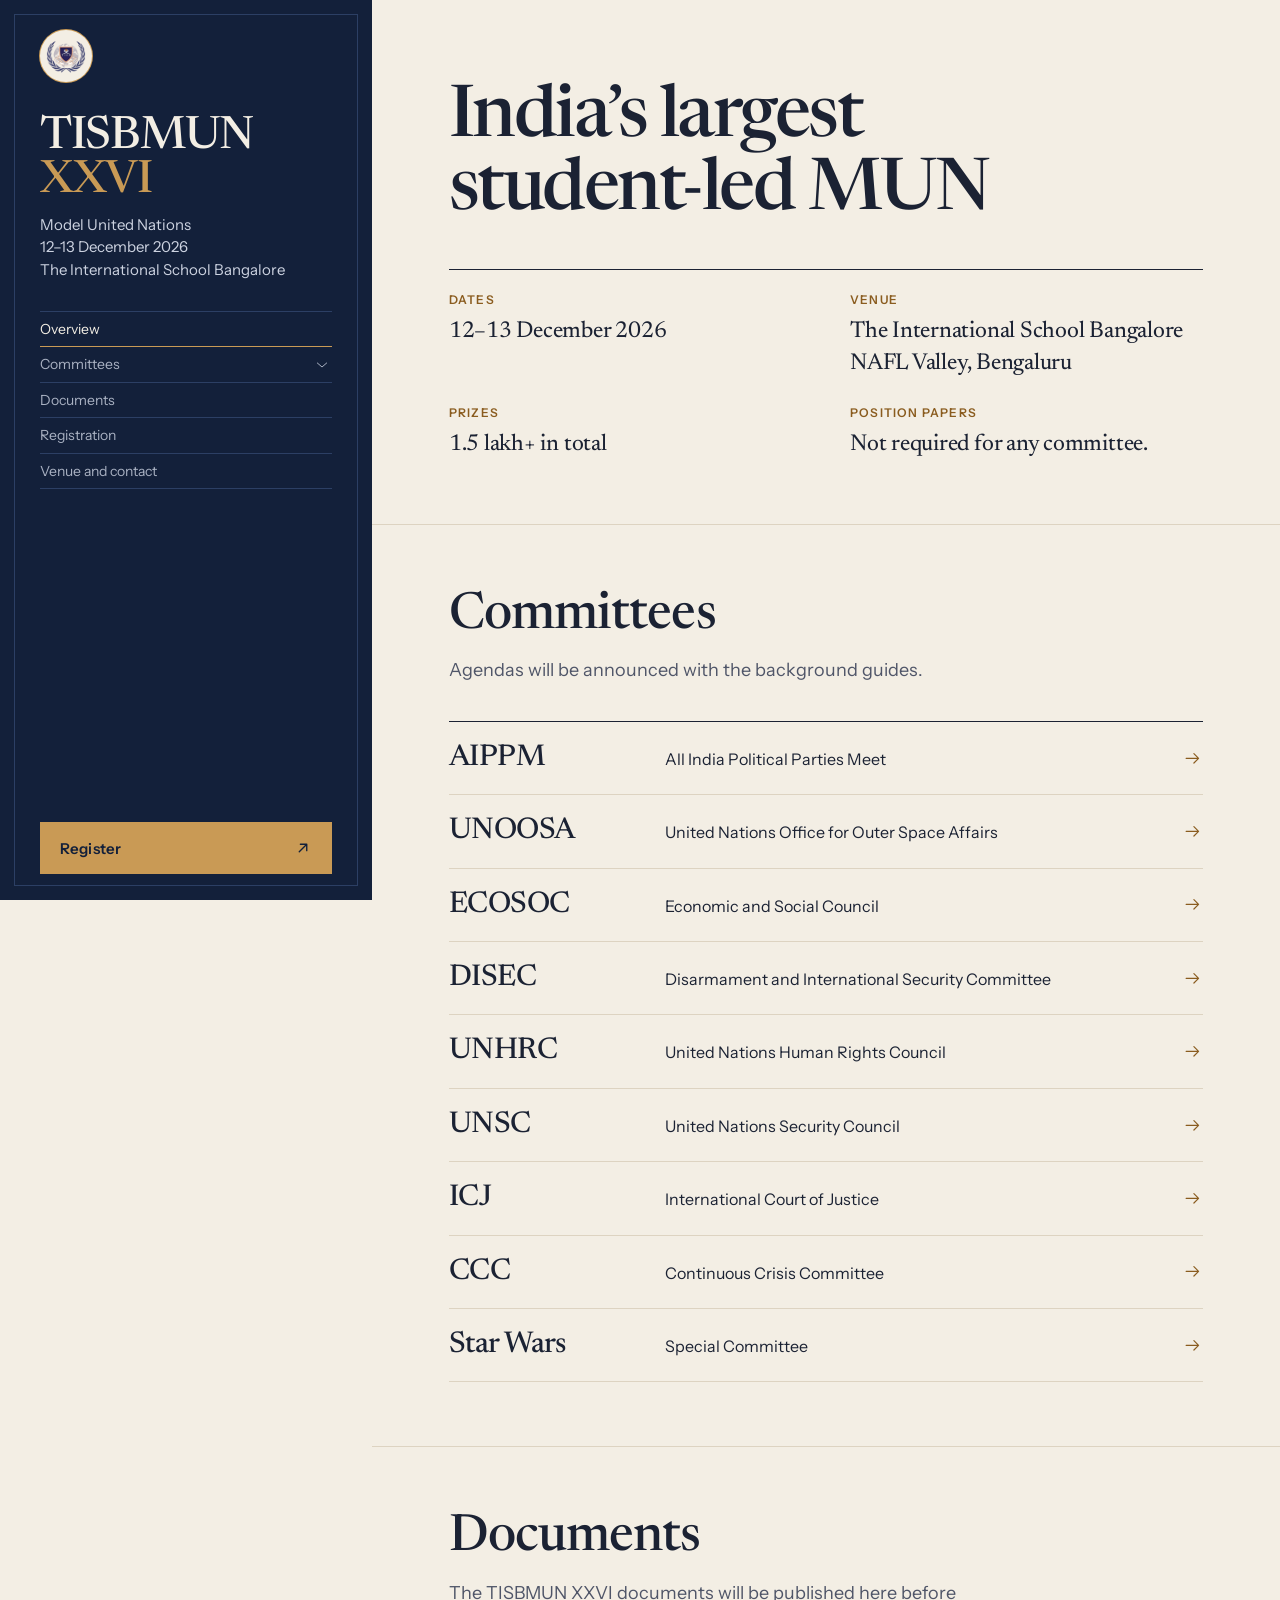
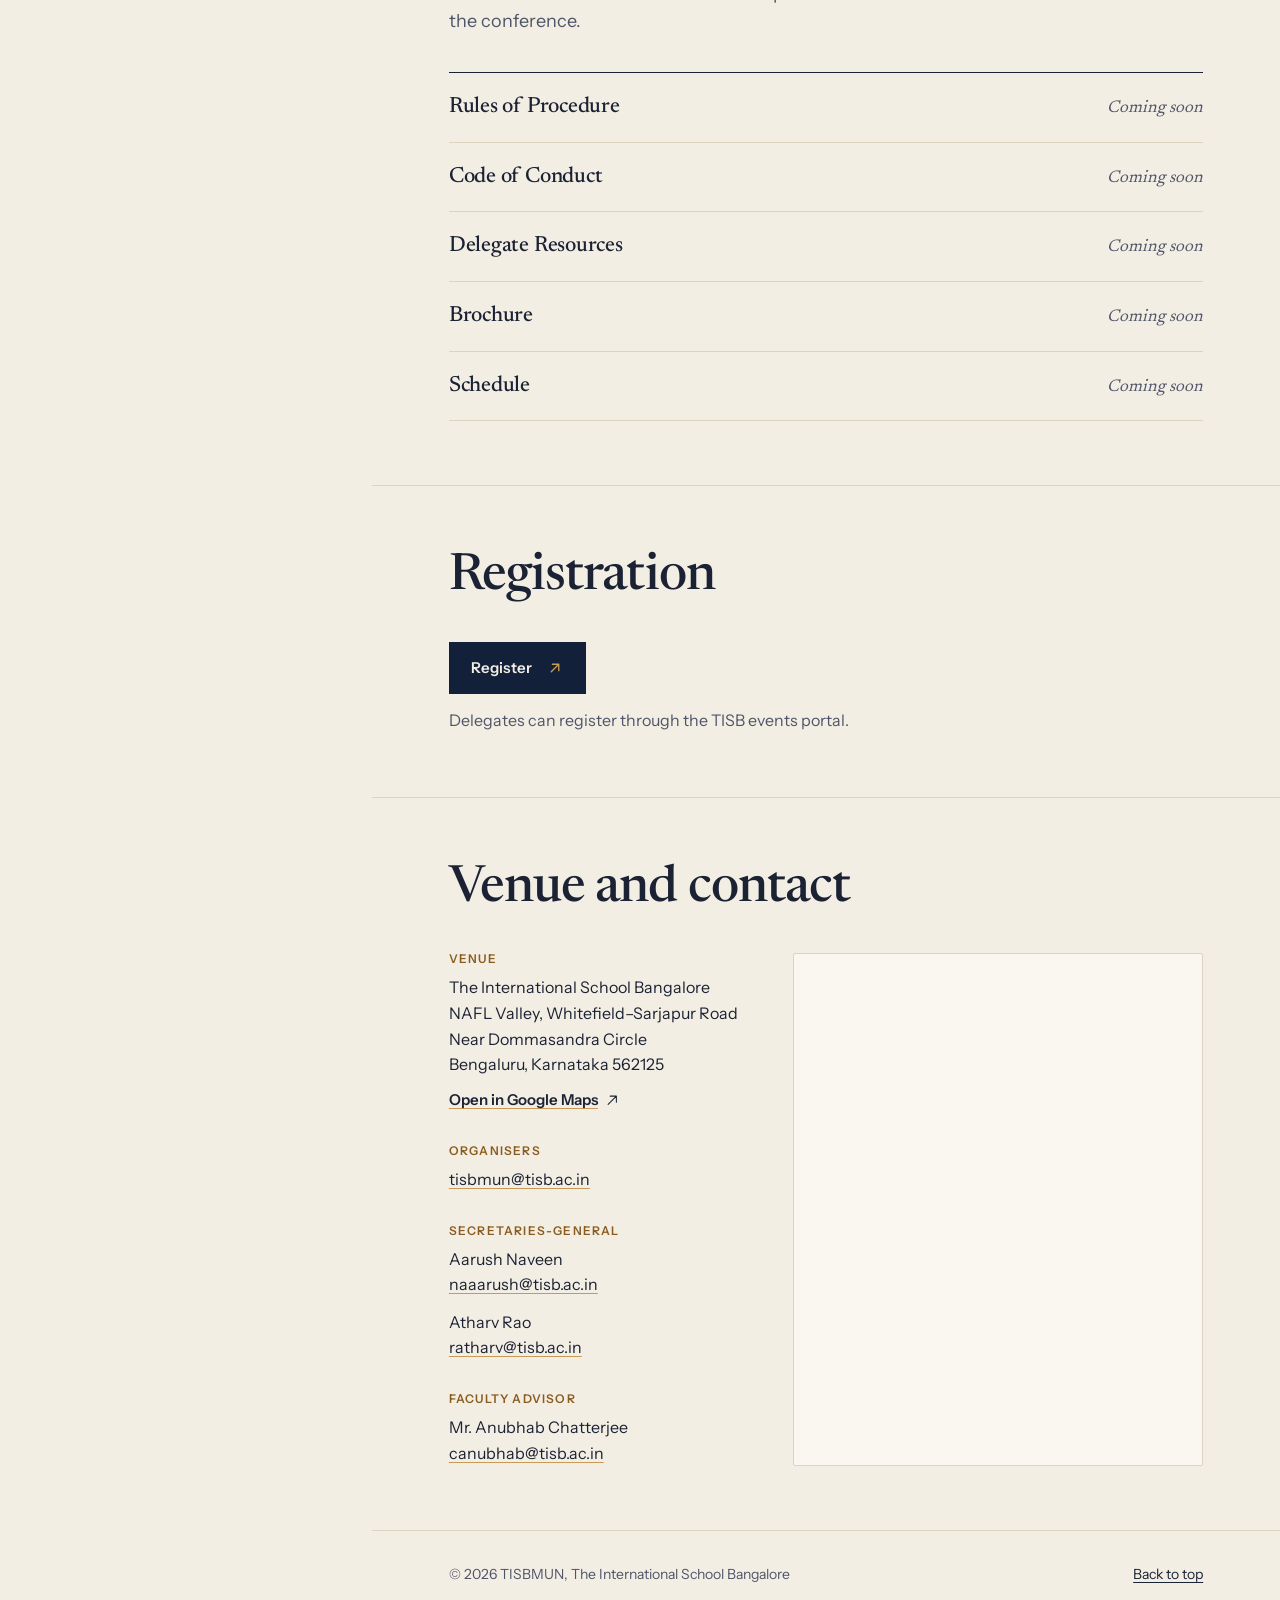
<file: registration.html>
<!DOCTYPE html>
<html lang="en">
<head>
<meta charset="UTF-8">
<meta name="viewport" content="width=device-width, initial-scale=1">
<title>Registration | TISBMUN XXVI | The International School Bangalore Model United Nations</title>
<meta name="description" content="TISBMUN XXVI, the Model United Nations conference at The International School Bangalore, 12–13 December 2026. India’s largest student-led MUN, with 1.5 lakh+ in prizes.">
<link rel="icon" type="image/png" href="favicon.png">
<link rel="preload" href="fonts/newsreader.woff2" as="font" type="font/woff2" crossorigin>
<link rel="preload" href="fonts/instrument.woff2" as="font" type="font/woff2" crossorigin>
<!--
  Direction: the site as a conference handbook. A fixed navy cover panel holds identity,
  dates and the contents; the reading column on parchment carries the information.
  Assets: TISBMUN crest supplied by the organisers.
  Icons: Solar icon set (Iconify, MIT). Fonts: Newsreader and Instrument Sans (OFL), self-hosted.
  Motion: GSAP + ScrollTrigger, Lenis smooth scroll. No WebGL: an information page does not need it.
-->
<link rel="stylesheet" href="css/site.css">
</head>
<body data-root="" data-start="registration">

<aside class="side" aria-label="Conference">
  <div class="side-top">
    <a class="brand" href="https://www.tisb.org" target="_blank" rel="noopener" title="The International School Bangalore" aria-label="The International School Bangalore website, opens in a new tab"><img src="img/crest.webp" alt="" width="64" height="64"></a>
    <div class="title">
      <h1 class="t" data-intro><a href="overview" data-section="overview">TISBMUN <em>XXVI</em></a></h1>
      <p data-intro>Model United Nations<br>12–13 December 2026<br>The International School Bangalore</p>
    </div>
    <button class="menu-btn" type="button" aria-expanded="false" aria-controls="side-menu">Menu</button>
  </div>
  <div class="side-menu" id="side-menu">
  <nav class="sitenav" aria-label="Site" data-intro>
    <ol class="toc">
      <li><a href="overview" data-section="overview">Overview</a></li>
      <li class="has-sub">
        <div class="toc-row"><a href="committees" data-section="committees">Committees</a><button class="sub-toggle" type="button" aria-expanded="false" aria-controls="sub-committees" aria-label="Show committees"><svg class="ic" viewBox="0 0 24 24" aria-hidden="true"><path fill="none" stroke="currentColor" stroke-linecap="round" stroke-linejoin="round" stroke-width="1.5" d="M19 9L12 15L5 9"/></svg></button></div>
        <div class="sub-wrap" id="sub-committees"><ul class="sub">
          <li><a href="committee/aippm">AIPPM</a></li>
          <li><a href="committee/unoosa">UNOOSA</a></li>
          <li><a href="committee/ecosoc">ECOSOC</a></li>
          <li><a href="committee/disec">DISEC</a></li>
          <li><a href="committee/unhrc">UNHRC</a></li>
          <li><a href="committee/unsc">UNSC</a></li>
          <li><a href="committee/icj">ICJ</a></li>
          <li><a href="committee/ccc">CCC</a></li>
          <li><a href="committee/starwars">Star Wars</a></li>
        </ul></div>
      </li>
      <li><a href="documents" data-section="documents">Documents</a></li>
      <li><a href="registration" data-section="registration">Registration</a></li>
      <li><a href="venue" data-section="venue">Venue and contact</a></li>
    </ol>
  </nav>
  <div class="side-foot" data-intro>
    <a class="btn btn-reg" data-reg-link href="https://events.tisb.org/mun/" target="_blank" rel="noopener"><span class="lbl">Register</span><span class="arw" aria-hidden="true"><span class="arw-a"><svg viewBox="0 0 24 24" fill="none" stroke="currentColor" stroke-width="1.8" stroke-linecap="round" stroke-linejoin="round"><path d="M7 17 17 7M8.5 7H17v8.5"/></svg></span><span class="arw-b"><svg viewBox="0 0 24 24" fill="none" stroke="currentColor" stroke-width="1.8" stroke-linecap="round" stroke-linejoin="round"><path d="M7 17 17 7M8.5 7H17v8.5"/></svg></span></span><span class="sr"> (opens the TISB events portal in a new tab)</span></a>
  </div>
  </div>
</aside>

<main>
  <section class="sec overview" id="overview">
    <div class="col">
      <div class="ov-top">
        <p class="lead" data-split data-lead>India’s largest student-led MUN</p>
        <div class="ov-meta">
          <p class="ov-note" data-intro-after><span class="ov-note-k">Dates</span><span class="ov-note-v">12–13 December 2026</span></p>
          <p class="ov-note" data-intro-after><span class="ov-note-k">Venue</span><span class="ov-note-v">The International School Bangalore<br>NAFL Valley, Bengaluru</span></p>
          <p class="ov-note" data-intro-after><span class="ov-note-k">Prizes</span><span class="ov-note-v">1.5 lakh+ in total</span></p>
          <p class="ov-note" data-intro-after><span class="ov-note-k">Position papers</span><span class="ov-note-v">Not required for any committee.</span></p>
        </div>
      </div>
    </div>
  </section>

  <section class="sec" id="committees">
    <div class="col">
      <header class="sec-head"><h2>Committees</h2><p>Agendas will be announced with the background guides.</p></header>
      <ol class="clist">
        <li data-row><a class="crow" href="committee/aippm"><h3>AIPPM</h3>
        <span class="full">All India Political Parties Meet</span><span class="ag" data-agenda-for="aippm"></span><svg class="ic go" viewBox="0 0 24 24" aria-hidden="true"><path fill="none" stroke="currentColor" stroke-linecap="round" stroke-linejoin="round" stroke-width="1.5" d="M4 12H20M14 18L20 12L14 6"/></svg></a></li>
        <li data-row><a class="crow" href="committee/unoosa"><h3>UNOOSA</h3>
        <span class="full">United Nations Office for Outer Space Affairs</span><span class="ag" data-agenda-for="unoosa"></span><svg class="ic go" viewBox="0 0 24 24" aria-hidden="true"><path fill="none" stroke="currentColor" stroke-linecap="round" stroke-linejoin="round" stroke-width="1.5" d="M4 12H20M14 18L20 12L14 6"/></svg></a></li>
        <li data-row><a class="crow" href="committee/ecosoc"><h3>ECOSOC</h3>
        <span class="full">Economic and Social Council</span><span class="ag" data-agenda-for="ecosoc"></span><svg class="ic go" viewBox="0 0 24 24" aria-hidden="true"><path fill="none" stroke="currentColor" stroke-linecap="round" stroke-linejoin="round" stroke-width="1.5" d="M4 12H20M14 18L20 12L14 6"/></svg></a></li>
        <li data-row><a class="crow" href="committee/disec"><h3>DISEC</h3>
        <span class="full">Disarmament and International Security Committee</span><span class="ag" data-agenda-for="disec"></span><svg class="ic go" viewBox="0 0 24 24" aria-hidden="true"><path fill="none" stroke="currentColor" stroke-linecap="round" stroke-linejoin="round" stroke-width="1.5" d="M4 12H20M14 18L20 12L14 6"/></svg></a></li>
        <li data-row><a class="crow" href="committee/unhrc"><h3>UNHRC</h3>
        <span class="full">United Nations Human Rights Council</span><span class="ag" data-agenda-for="unhrc"></span><svg class="ic go" viewBox="0 0 24 24" aria-hidden="true"><path fill="none" stroke="currentColor" stroke-linecap="round" stroke-linejoin="round" stroke-width="1.5" d="M4 12H20M14 18L20 12L14 6"/></svg></a></li>
        <li data-row><a class="crow" href="committee/unsc"><h3>UNSC</h3>
        <span class="full">United Nations Security Council</span><span class="ag" data-agenda-for="unsc"></span><svg class="ic go" viewBox="0 0 24 24" aria-hidden="true"><path fill="none" stroke="currentColor" stroke-linecap="round" stroke-linejoin="round" stroke-width="1.5" d="M4 12H20M14 18L20 12L14 6"/></svg></a></li>
        <li data-row><a class="crow" href="committee/icj"><h3>ICJ</h3>
        <span class="full">International Court of Justice</span><span class="ag" data-agenda-for="icj"></span><svg class="ic go" viewBox="0 0 24 24" aria-hidden="true"><path fill="none" stroke="currentColor" stroke-linecap="round" stroke-linejoin="round" stroke-width="1.5" d="M4 12H20M14 18L20 12L14 6"/></svg></a></li>
        <li data-row><a class="crow" href="committee/ccc"><h3>CCC</h3>
        <span class="full">Continuous Crisis Committee</span><span class="ag" data-agenda-for="ccc"></span><svg class="ic go" viewBox="0 0 24 24" aria-hidden="true"><path fill="none" stroke="currentColor" stroke-linecap="round" stroke-linejoin="round" stroke-width="1.5" d="M4 12H20M14 18L20 12L14 6"/></svg></a></li>
        <li data-row><a class="crow" href="committee/starwars"><h3>Star Wars</h3>
        <span class="full">Special Committee</span><span class="ag" data-agenda-for="starwars"></span><svg class="ic go" viewBox="0 0 24 24" aria-hidden="true"><path fill="none" stroke="currentColor" stroke-linecap="round" stroke-linejoin="round" stroke-width="1.5" d="M4 12H20M14 18L20 12L14 6"/></svg></a></li>
      </ol>
    </div>
  </section>

  <section class="sec" id="documents">
    <div class="col">
      <header class="sec-head"><h2>Documents</h2><p>The TISBMUN XXVI documents will be published here before the conference.</p></header>
      <ul class="dlist" id="doc-list"></ul>
      <div id="doc-embeds"></div>
    </div>
  </section>

  <section class="sec" id="registration">
    <div class="col">
      <header class="sec-head"><h2>Registration</h2></header>
      
      <div class="reg-ctas" data-rise>
        <a class="btn btn-reg" data-reg-link href="https://events.tisb.org/mun/" target="_blank" rel="noopener"><span class="lbl">Register</span><span class="arw" aria-hidden="true"><span class="arw-a"><svg viewBox="0 0 24 24" fill="none" stroke="currentColor" stroke-width="1.8" stroke-linecap="round" stroke-linejoin="round"><path d="M7 17 17 7M8.5 7H17v8.5"/></svg></span><span class="arw-b"><svg viewBox="0 0 24 24" fill="none" stroke="currentColor" stroke-width="1.8" stroke-linecap="round" stroke-linejoin="round"><path d="M7 17 17 7M8.5 7H17v8.5"/></svg></span></span><span class="sr"> (opens the TISB events portal in a new tab)</span></a>
        <p class="reg-note">Delegates can register through the TISB events portal.</p>
      </div>
    </div>
  </section>

  <section class="sec" id="venue">
    <div class="col">
      <header class="sec-head"><h2>Venue and contact</h2></header>
      <div class="venue">
        <div data-rise>
          <div class="vblock">
            <h3>Venue</h3>
            <p>The International School Bangalore<br>NAFL Valley, Whitefield–Sarjapur Road<br>Near Dommasandra Circle<br>Bengaluru, Karnataka 562125</p>
            <a class="maplink" href="https://www.google.com/maps/search/?api=1&amp;query=The+International+School+Bangalore+NAFL+Valley+Bengaluru" target="_blank" rel="noopener">Open in Google Maps <svg class="ic" viewBox="0 0 24 24" aria-hidden="true"><path fill="none" stroke="currentColor" stroke-linecap="round" stroke-linejoin="round" stroke-width="1.5" d="M6 18L18 6M18 15V6H9"/></svg></a>
          </div>
          <div class="vblock">
            <h3>Organisers</h3>
            <p><a href="mailto:tisbmun@tisb.ac.in">tisbmun@tisb.ac.in</a></p>
          </div>
          <div class="vblock">
            <h3>Secretaries-General</h3>
            <p>Aarush Naveen<br><a href="mailto:naaarush@tisb.ac.in">naaarush@tisb.ac.in</a></p>
            <p style="margin-top:12px">Atharv Rao<br><a href="mailto:ratharv@tisb.ac.in">ratharv@tisb.ac.in</a></p>
          </div>
          <div class="vblock">
            <h3>Faculty Advisor</h3>
            <p>Mr. Anubhab Chatterjee<br><a href="mailto:canubhab@tisb.ac.in">canubhab@tisb.ac.in</a></p>
          </div>
        </div>
        <div class="map" data-rise>
          <iframe title="Map of The International School Bangalore"
            src="https://www.google.com/maps?q=The+International+School+Bangalore,+NAFL+Valley,+Sarjapur+Road,+Bengaluru,+Karnataka+562125&amp;output=embed"
            allowfullscreen loading="lazy" referrerpolicy="no-referrer-when-downgrade"></iframe>
        </div>
      </div>
    </div>
  </section>
</main>

<footer>
  <div class="col"><span>© 2026 TISBMUN, The International School Bangalore</span>
  <a href="overview" data-section="overview">Back to top</a></div>
</footer>

<script src="js/gsap.min.js"></script>
<script src="js/ScrollTrigger.min.js"></script>
<script src="js/CustomEase.min.js"></script>
<script src="js/config.js"></script>
<script src="js/site.js"></script>
</body>
</html>
</file>
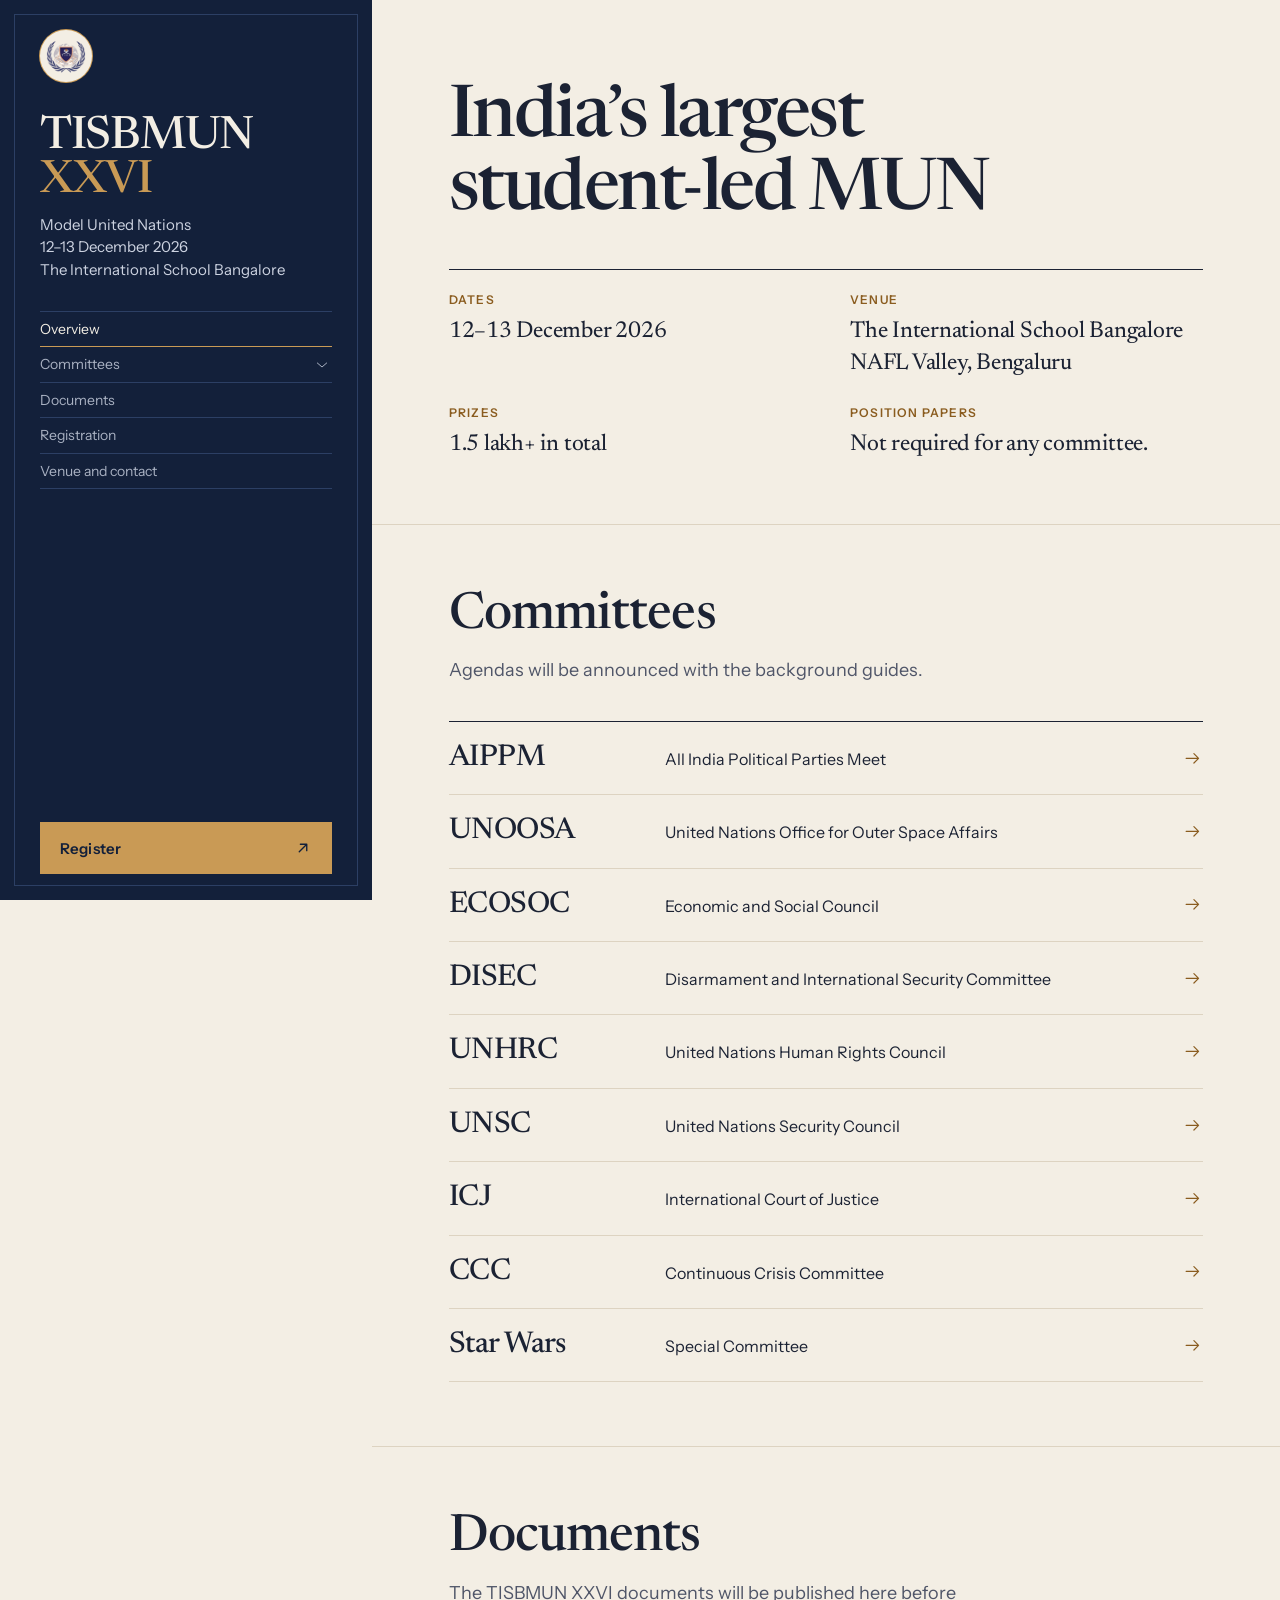
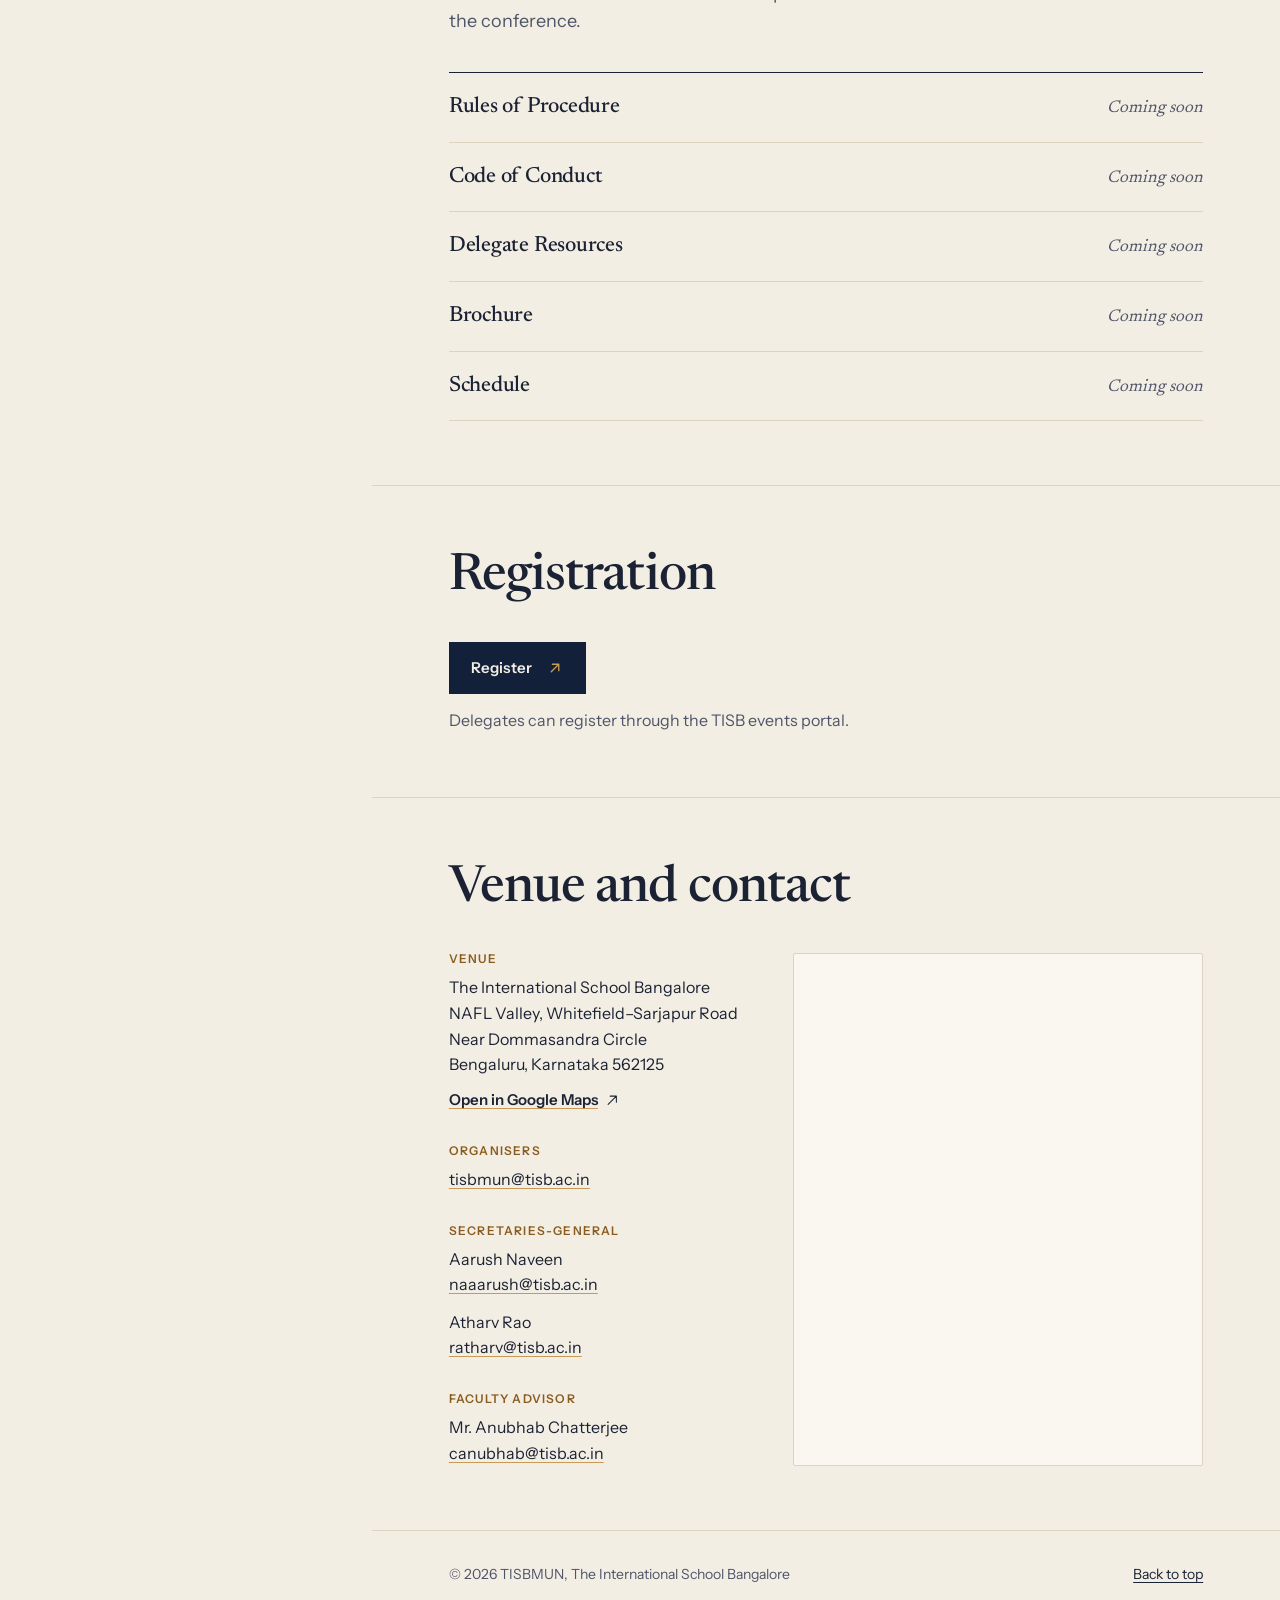
<file: venue.html>
<!DOCTYPE html>
<html lang="en">
<head>
<meta charset="UTF-8">
<meta name="viewport" content="width=device-width, initial-scale=1">
<title>Venue and contact | TISBMUN XXVI | The International School Bangalore Model United Nations</title>
<meta name="description" content="TISBMUN XXVI, the Model United Nations conference at The International School Bangalore, 12–13 December 2026. India’s largest student-led MUN, with 1.5 lakh+ in prizes.">
<link rel="icon" type="image/png" href="favicon.png">
<link rel="preload" href="fonts/newsreader.woff2" as="font" type="font/woff2" crossorigin>
<link rel="preload" href="fonts/instrument.woff2" as="font" type="font/woff2" crossorigin>
<!--
  Direction: the site as a conference handbook. A fixed navy cover panel holds identity,
  dates and the contents; the reading column on parchment carries the information.
  Assets: TISBMUN crest supplied by the organisers.
  Icons: Solar icon set (Iconify, MIT). Fonts: Newsreader and Instrument Sans (OFL), self-hosted.
  Motion: GSAP + ScrollTrigger, Lenis smooth scroll. No WebGL: an information page does not need it.
-->
<link rel="stylesheet" href="css/site.css">
</head>
<body data-root="" data-start="venue">

<aside class="side" aria-label="Conference">
  <div class="side-top">
    <a class="brand" href="https://www.tisb.org" target="_blank" rel="noopener" title="The International School Bangalore" aria-label="The International School Bangalore website, opens in a new tab"><img src="img/crest.webp" alt="" width="64" height="64"></a>
    <div class="title">
      <h1 class="t" data-intro><a href="overview" data-section="overview">TISBMUN <em>XXVI</em></a></h1>
      <p data-intro>Model United Nations<br>12–13 December 2026<br>The International School Bangalore</p>
    </div>
    <button class="menu-btn" type="button" aria-expanded="false" aria-controls="side-menu">Menu</button>
  </div>
  <div class="side-menu" id="side-menu">
  <nav class="sitenav" aria-label="Site" data-intro>
    <ol class="toc">
      <li><a href="overview" data-section="overview">Overview</a></li>
      <li class="has-sub">
        <div class="toc-row"><a href="committees" data-section="committees">Committees</a><button class="sub-toggle" type="button" aria-expanded="false" aria-controls="sub-committees" aria-label="Show committees"><svg class="ic" viewBox="0 0 24 24" aria-hidden="true"><path fill="none" stroke="currentColor" stroke-linecap="round" stroke-linejoin="round" stroke-width="1.5" d="M19 9L12 15L5 9"/></svg></button></div>
        <div class="sub-wrap" id="sub-committees"><ul class="sub">
          <li><a href="committee/aippm">AIPPM</a></li>
          <li><a href="committee/unoosa">UNOOSA</a></li>
          <li><a href="committee/ecosoc">ECOSOC</a></li>
          <li><a href="committee/disec">DISEC</a></li>
          <li><a href="committee/unhrc">UNHRC</a></li>
          <li><a href="committee/unsc">UNSC</a></li>
          <li><a href="committee/icj">ICJ</a></li>
          <li><a href="committee/ccc">CCC</a></li>
          <li><a href="committee/starwars">Star Wars</a></li>
        </ul></div>
      </li>
      <li><a href="documents" data-section="documents">Documents</a></li>
      <li><a href="registration" data-section="registration">Registration</a></li>
      <li><a href="venue" data-section="venue">Venue and contact</a></li>
    </ol>
  </nav>
  <div class="side-foot" data-intro>
    <a class="btn btn-reg" data-reg-link href="https://events.tisb.org/mun/" target="_blank" rel="noopener"><span class="lbl">Register</span><span class="arw" aria-hidden="true"><span class="arw-a"><svg viewBox="0 0 24 24" fill="none" stroke="currentColor" stroke-width="1.8" stroke-linecap="round" stroke-linejoin="round"><path d="M7 17 17 7M8.5 7H17v8.5"/></svg></span><span class="arw-b"><svg viewBox="0 0 24 24" fill="none" stroke="currentColor" stroke-width="1.8" stroke-linecap="round" stroke-linejoin="round"><path d="M7 17 17 7M8.5 7H17v8.5"/></svg></span></span><span class="sr"> (opens the TISB events portal in a new tab)</span></a>
  </div>
  </div>
</aside>

<main>
  <section class="sec overview" id="overview">
    <div class="col">
      <div class="ov-top">
        <p class="lead" data-split data-lead>India’s largest student-led MUN</p>
        <div class="ov-meta">
          <p class="ov-note" data-intro-after><span class="ov-note-k">Dates</span><span class="ov-note-v">12–13 December 2026</span></p>
          <p class="ov-note" data-intro-after><span class="ov-note-k">Venue</span><span class="ov-note-v">The International School Bangalore<br>NAFL Valley, Bengaluru</span></p>
          <p class="ov-note" data-intro-after><span class="ov-note-k">Prizes</span><span class="ov-note-v">1.5 lakh+ in total</span></p>
          <p class="ov-note" data-intro-after><span class="ov-note-k">Position papers</span><span class="ov-note-v">Not required for any committee.</span></p>
        </div>
      </div>
    </div>
  </section>

  <section class="sec" id="committees">
    <div class="col">
      <header class="sec-head"><h2>Committees</h2><p>Agendas will be announced with the background guides.</p></header>
      <ol class="clist">
        <li data-row><a class="crow" href="committee/aippm"><h3>AIPPM</h3>
        <span class="full">All India Political Parties Meet</span><span class="ag" data-agenda-for="aippm"></span><svg class="ic go" viewBox="0 0 24 24" aria-hidden="true"><path fill="none" stroke="currentColor" stroke-linecap="round" stroke-linejoin="round" stroke-width="1.5" d="M4 12H20M14 18L20 12L14 6"/></svg></a></li>
        <li data-row><a class="crow" href="committee/unoosa"><h3>UNOOSA</h3>
        <span class="full">United Nations Office for Outer Space Affairs</span><span class="ag" data-agenda-for="unoosa"></span><svg class="ic go" viewBox="0 0 24 24" aria-hidden="true"><path fill="none" stroke="currentColor" stroke-linecap="round" stroke-linejoin="round" stroke-width="1.5" d="M4 12H20M14 18L20 12L14 6"/></svg></a></li>
        <li data-row><a class="crow" href="committee/ecosoc"><h3>ECOSOC</h3>
        <span class="full">Economic and Social Council</span><span class="ag" data-agenda-for="ecosoc"></span><svg class="ic go" viewBox="0 0 24 24" aria-hidden="true"><path fill="none" stroke="currentColor" stroke-linecap="round" stroke-linejoin="round" stroke-width="1.5" d="M4 12H20M14 18L20 12L14 6"/></svg></a></li>
        <li data-row><a class="crow" href="committee/disec"><h3>DISEC</h3>
        <span class="full">Disarmament and International Security Committee</span><span class="ag" data-agenda-for="disec"></span><svg class="ic go" viewBox="0 0 24 24" aria-hidden="true"><path fill="none" stroke="currentColor" stroke-linecap="round" stroke-linejoin="round" stroke-width="1.5" d="M4 12H20M14 18L20 12L14 6"/></svg></a></li>
        <li data-row><a class="crow" href="committee/unhrc"><h3>UNHRC</h3>
        <span class="full">United Nations Human Rights Council</span><span class="ag" data-agenda-for="unhrc"></span><svg class="ic go" viewBox="0 0 24 24" aria-hidden="true"><path fill="none" stroke="currentColor" stroke-linecap="round" stroke-linejoin="round" stroke-width="1.5" d="M4 12H20M14 18L20 12L14 6"/></svg></a></li>
        <li data-row><a class="crow" href="committee/unsc"><h3>UNSC</h3>
        <span class="full">United Nations Security Council</span><span class="ag" data-agenda-for="unsc"></span><svg class="ic go" viewBox="0 0 24 24" aria-hidden="true"><path fill="none" stroke="currentColor" stroke-linecap="round" stroke-linejoin="round" stroke-width="1.5" d="M4 12H20M14 18L20 12L14 6"/></svg></a></li>
        <li data-row><a class="crow" href="committee/icj"><h3>ICJ</h3>
        <span class="full">International Court of Justice</span><span class="ag" data-agenda-for="icj"></span><svg class="ic go" viewBox="0 0 24 24" aria-hidden="true"><path fill="none" stroke="currentColor" stroke-linecap="round" stroke-linejoin="round" stroke-width="1.5" d="M4 12H20M14 18L20 12L14 6"/></svg></a></li>
        <li data-row><a class="crow" href="committee/ccc"><h3>CCC</h3>
        <span class="full">Continuous Crisis Committee</span><span class="ag" data-agenda-for="ccc"></span><svg class="ic go" viewBox="0 0 24 24" aria-hidden="true"><path fill="none" stroke="currentColor" stroke-linecap="round" stroke-linejoin="round" stroke-width="1.5" d="M4 12H20M14 18L20 12L14 6"/></svg></a></li>
        <li data-row><a class="crow" href="committee/starwars"><h3>Star Wars</h3>
        <span class="full">Special Committee</span><span class="ag" data-agenda-for="starwars"></span><svg class="ic go" viewBox="0 0 24 24" aria-hidden="true"><path fill="none" stroke="currentColor" stroke-linecap="round" stroke-linejoin="round" stroke-width="1.5" d="M4 12H20M14 18L20 12L14 6"/></svg></a></li>
      </ol>
    </div>
  </section>

  <section class="sec" id="documents">
    <div class="col">
      <header class="sec-head"><h2>Documents</h2><p>The TISBMUN XXVI documents will be published here before the conference.</p></header>
      <ul class="dlist" id="doc-list"></ul>
      <div id="doc-embeds"></div>
    </div>
  </section>

  <section class="sec" id="registration">
    <div class="col">
      <header class="sec-head"><h2>Registration</h2></header>
      
      <div class="reg-ctas" data-rise>
        <a class="btn btn-reg" data-reg-link href="https://events.tisb.org/mun/" target="_blank" rel="noopener"><span class="lbl">Register</span><span class="arw" aria-hidden="true"><span class="arw-a"><svg viewBox="0 0 24 24" fill="none" stroke="currentColor" stroke-width="1.8" stroke-linecap="round" stroke-linejoin="round"><path d="M7 17 17 7M8.5 7H17v8.5"/></svg></span><span class="arw-b"><svg viewBox="0 0 24 24" fill="none" stroke="currentColor" stroke-width="1.8" stroke-linecap="round" stroke-linejoin="round"><path d="M7 17 17 7M8.5 7H17v8.5"/></svg></span></span><span class="sr"> (opens the TISB events portal in a new tab)</span></a>
        <p class="reg-note">Delegates can register through the TISB events portal.</p>
      </div>
    </div>
  </section>

  <section class="sec" id="venue">
    <div class="col">
      <header class="sec-head"><h2>Venue and contact</h2></header>
      <div class="venue">
        <div data-rise>
          <div class="vblock">
            <h3>Venue</h3>
            <p>The International School Bangalore<br>NAFL Valley, Whitefield–Sarjapur Road<br>Near Dommasandra Circle<br>Bengaluru, Karnataka 562125</p>
            <a class="maplink" href="https://www.google.com/maps/search/?api=1&amp;query=The+International+School+Bangalore+NAFL+Valley+Bengaluru" target="_blank" rel="noopener">Open in Google Maps <svg class="ic" viewBox="0 0 24 24" aria-hidden="true"><path fill="none" stroke="currentColor" stroke-linecap="round" stroke-linejoin="round" stroke-width="1.5" d="M6 18L18 6M18 15V6H9"/></svg></a>
          </div>
          <div class="vblock">
            <h3>Organisers</h3>
            <p><a href="mailto:tisbmun@tisb.ac.in">tisbmun@tisb.ac.in</a></p>
          </div>
          <div class="vblock">
            <h3>Secretaries-General</h3>
            <p>Aarush Naveen<br><a href="mailto:naaarush@tisb.ac.in">naaarush@tisb.ac.in</a></p>
            <p style="margin-top:12px">Atharv Rao<br><a href="mailto:ratharv@tisb.ac.in">ratharv@tisb.ac.in</a></p>
          </div>
          <div class="vblock">
            <h3>Faculty Advisor</h3>
            <p>Mr. Anubhab Chatterjee<br><a href="mailto:canubhab@tisb.ac.in">canubhab@tisb.ac.in</a></p>
          </div>
        </div>
        <div class="map" data-rise>
          <iframe title="Map of The International School Bangalore"
            src="https://www.google.com/maps?q=The+International+School+Bangalore,+NAFL+Valley,+Sarjapur+Road,+Bengaluru,+Karnataka+562125&amp;output=embed"
            allowfullscreen loading="lazy" referrerpolicy="no-referrer-when-downgrade"></iframe>
        </div>
      </div>
    </div>
  </section>
</main>

<footer>
  <div class="col"><span>© 2026 TISBMUN, The International School Bangalore</span>
  <a href="overview" data-section="overview">Back to top</a></div>
</footer>

<script src="js/gsap.min.js"></script>
<script src="js/ScrollTrigger.min.js"></script>
<script src="js/CustomEase.min.js"></script>
<script src="js/config.js"></script>
<script src="js/site.js"></script>
</body>
</html>
</file>
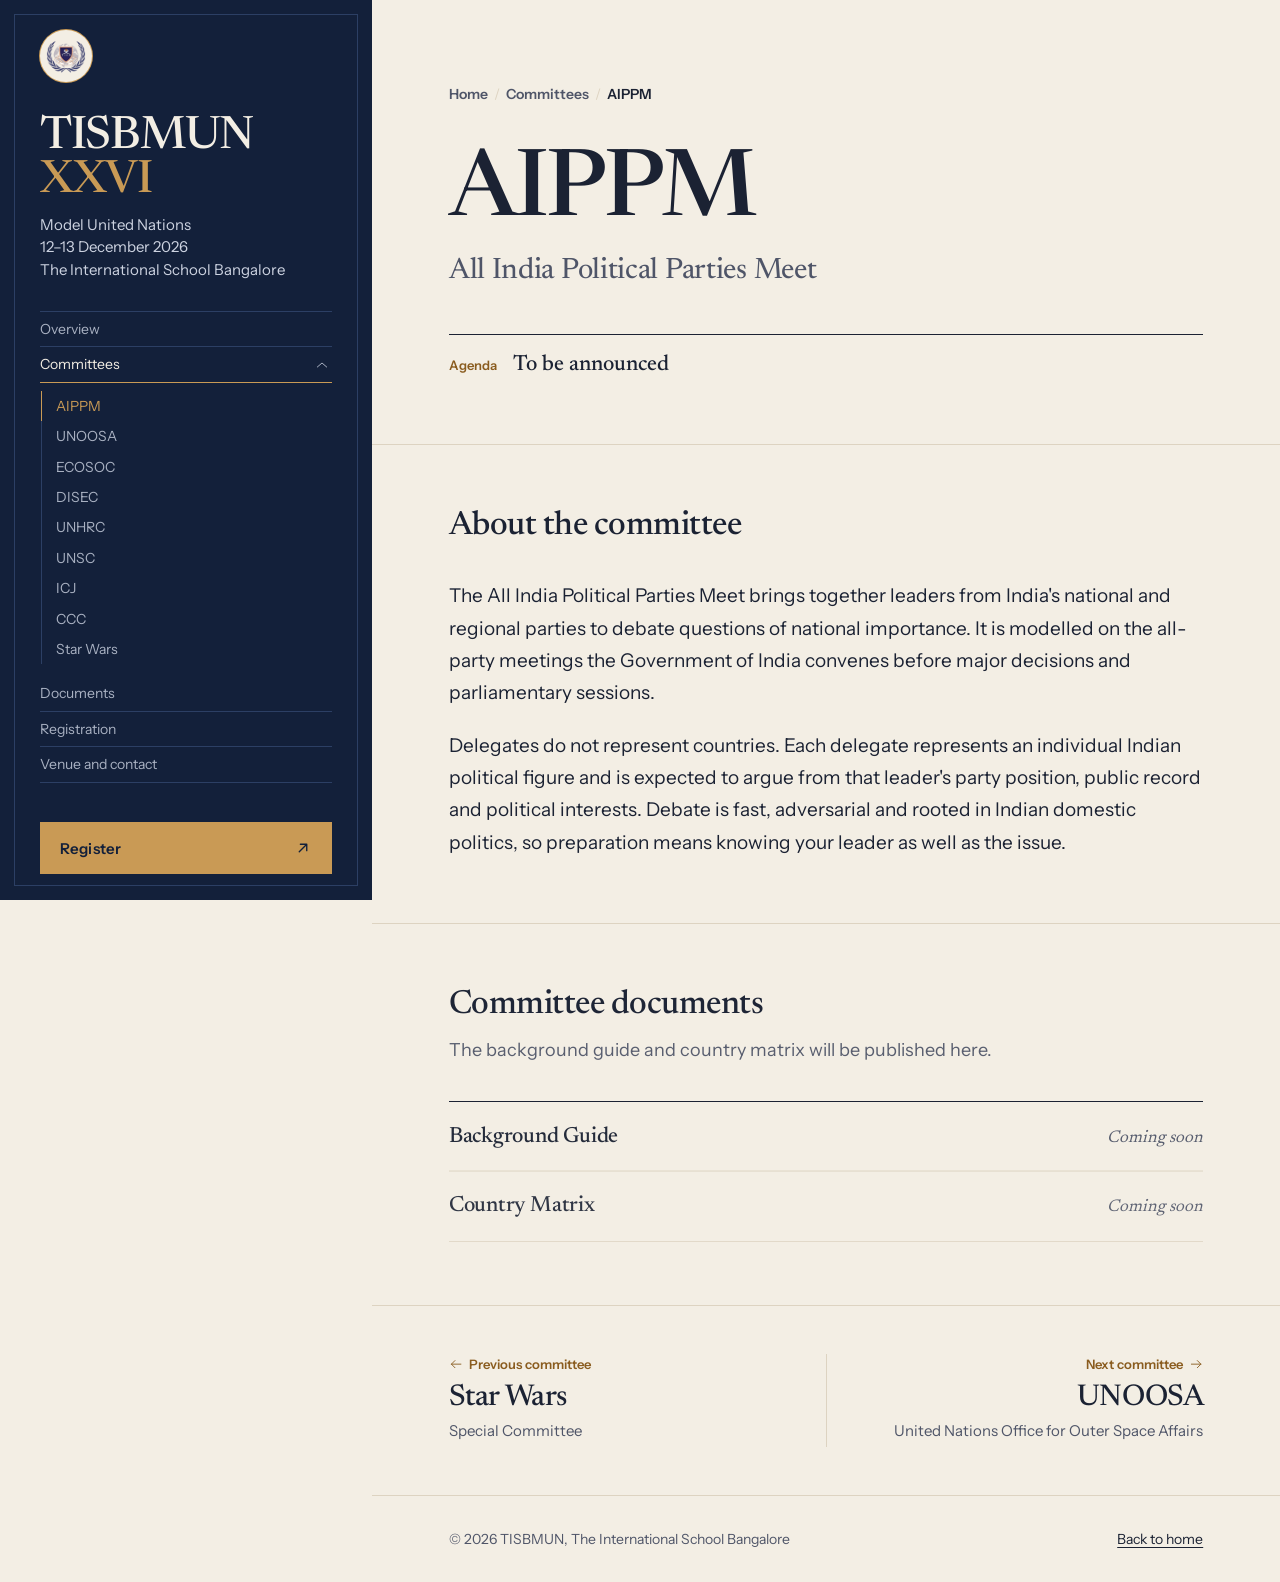
<file: committee/aippm.html>
<!DOCTYPE html>
<html lang="en">
<head>
<meta charset="UTF-8">
<meta name="viewport" content="width=device-width, initial-scale=1">
<title>AIPPM: All India Political Parties Meet | TISBMUN XXVI</title>
<meta name="description" content="AIPPM at TISBMUN XXVI, The International School Bangalore, 12–13 December 2026. Committee overview, background guide and country matrix.">
<link rel="icon" type="image/png" href="../favicon.png">
<link rel="preload" href="../fonts/newsreader.woff2" as="font" type="font/woff2" crossorigin>
<link rel="preload" href="../fonts/instrument.woff2" as="font" type="font/woff2" crossorigin>
<link rel="stylesheet" href="../css/site.css">
</head>
<body data-root="../" data-committee="aippm">

<aside class="side" aria-label="Conference">
  <div class="side-top">
    <a class="brand" href="https://www.tisb.org" target="_blank" rel="noopener" title="The International School Bangalore" aria-label="The International School Bangalore website, opens in a new tab"><img src="../img/crest.webp" alt="" width="64" height="64"></a>
    <div class="title">
      <p class="t" data-intro><a href="../">TISBMUN <em>XXVI</em></a></p>
      <p data-intro>Model United Nations<br>12–13 December 2026<br>The International School Bangalore</p>
    </div>
    <button class="menu-btn" type="button" aria-expanded="false" aria-controls="side-menu">Menu</button>
  </div>
  <div class="side-menu" id="side-menu">
  <nav class="sitenav" aria-label="Site" data-intro>
    <ol class="toc">
      <li><a href="../overview" data-section="overview">Overview</a></li>
      <li class="has-sub" data-open>
        <div class="toc-row"><a href="../committees" data-section="committees" aria-current="true">Committees</a><button class="sub-toggle" type="button" aria-expanded="true" aria-controls="sub-committees" aria-label="Hide committees"><svg class="ic" viewBox="0 0 24 24" aria-hidden="true"><path fill="none" stroke="currentColor" stroke-linecap="round" stroke-linejoin="round" stroke-width="1.5" d="M19 9L12 15L5 9"/></svg></button></div>
        <div class="sub-wrap" id="sub-committees"><ul class="sub">
          <li><a href="../committee/aippm" aria-current="page">AIPPM</a></li>
          <li><a href="../committee/unoosa">UNOOSA</a></li>
          <li><a href="../committee/ecosoc">ECOSOC</a></li>
          <li><a href="../committee/disec">DISEC</a></li>
          <li><a href="../committee/unhrc">UNHRC</a></li>
          <li><a href="../committee/unsc">UNSC</a></li>
          <li><a href="../committee/icj">ICJ</a></li>
          <li><a href="../committee/ccc">CCC</a></li>
          <li><a href="../committee/starwars">Star Wars</a></li>
        </ul></div>
      </li>
      <li><a href="../documents" data-section="documents">Documents</a></li>
      <li><a href="../registration" data-section="registration">Registration</a></li>
      <li><a href="../venue" data-section="venue">Venue and contact</a></li>
    </ol>
  </nav>
  <div class="side-foot" data-intro>
    <a class="btn btn-reg" data-reg-link href="https://events.tisb.org/mun/" target="_blank" rel="noopener"><span class="lbl">Register</span><span class="arw" aria-hidden="true"><span class="arw-a"><svg viewBox="0 0 24 24" fill="none" stroke="currentColor" stroke-width="1.8" stroke-linecap="round" stroke-linejoin="round"><path d="M7 17 17 7M8.5 7H17v8.5"/></svg></span><span class="arw-b"><svg viewBox="0 0 24 24" fill="none" stroke="currentColor" stroke-width="1.8" stroke-linecap="round" stroke-linejoin="round"><path d="M7 17 17 7M8.5 7H17v8.5"/></svg></span></span><span class="sr"> (opens the TISB events portal in a new tab)</span></a>
  </div>
  </div>
</aside>

<main>
  <section class="sec c-hero" id="top">
    <div class="col">
      <nav class="crumbs" aria-label="Breadcrumb" data-intro-after><ol>
        <li><a href="../">Home</a></li>
        <li><a href="../committees">Committees</a></li>
        <li><span aria-current="page">AIPPM</span></li>
      </ol></nav>
      <header class="c-title">
        <h1 data-split data-lead>AIPPM</h1>
        <p class="fullname" data-intro-after>All India Political Parties Meet</p>
      </header>
      <p class="c-agenda" data-intro-after><span>Agenda</span><b data-agenda>To be announced</b></p>
    </div>
  </section>

  <section class="sec" id="about">
    <div class="col">
      <header class="sec-head"><h2>About the committee</h2></header>
      <div class="about">
        <p data-rise>The All India Political Parties Meet brings together leaders from India&#x27;s national and regional parties to debate questions of national importance. It is modelled on the all-party meetings the Government of India convenes before major decisions and parliamentary sessions.</p>
        <p data-rise>Delegates do not represent countries. Each delegate represents an individual Indian political figure and is expected to argue from that leader&#x27;s party position, public record and political interests. Debate is fast, adversarial and rooted in Indian domestic politics, so preparation means knowing your leader as well as the issue.</p>
      </div>
    </div>
  </section>

  <section class="sec" id="documents">
    <div class="col">
      <header class="sec-head"><h2>Committee documents</h2><p>The background guide and country matrix will be published here.</p></header>
      <ul class="dlist" id="committee-docs"></ul>
      <div id="doc-embeds"></div>
    </div>
  </section>

  <section class="sec pager-sec">
    <div class="col">
      <nav class="pager" aria-label="Other committees">
        <a href="starwars"><small><svg class="ic" viewBox="0 0 24 24" aria-hidden="true"><path fill="none" stroke="currentColor" stroke-linecap="round" stroke-linejoin="round" stroke-width="1.5" d="M20 12H4M10 18L4 12L10 6"/></svg>Previous committee</small><b>Star Wars</b><span>Special Committee</span></a>
        <a href="unoosa"><small>Next committee<svg class="ic" viewBox="0 0 24 24" aria-hidden="true"><path fill="none" stroke="currentColor" stroke-linecap="round" stroke-linejoin="round" stroke-width="1.5" d="M4 12H20M14 18L20 12L14 6"/></svg></small><b>UNOOSA</b><span>United Nations Office for Outer Space Affairs</span></a>
      </nav>
    </div>
  </section>
</main>

<footer>
  <div class="col"><span>© 2026 TISBMUN, The International School Bangalore</span>
  <a href="../">Back to home</a></div>
</footer>

<script src="../js/gsap.min.js"></script>
<script src="../js/ScrollTrigger.min.js"></script>
<script src="../js/CustomEase.min.js"></script>
<script src="../js/config.js"></script>
<script src="../js/site.js"></script>
</body>
</html>
</file>
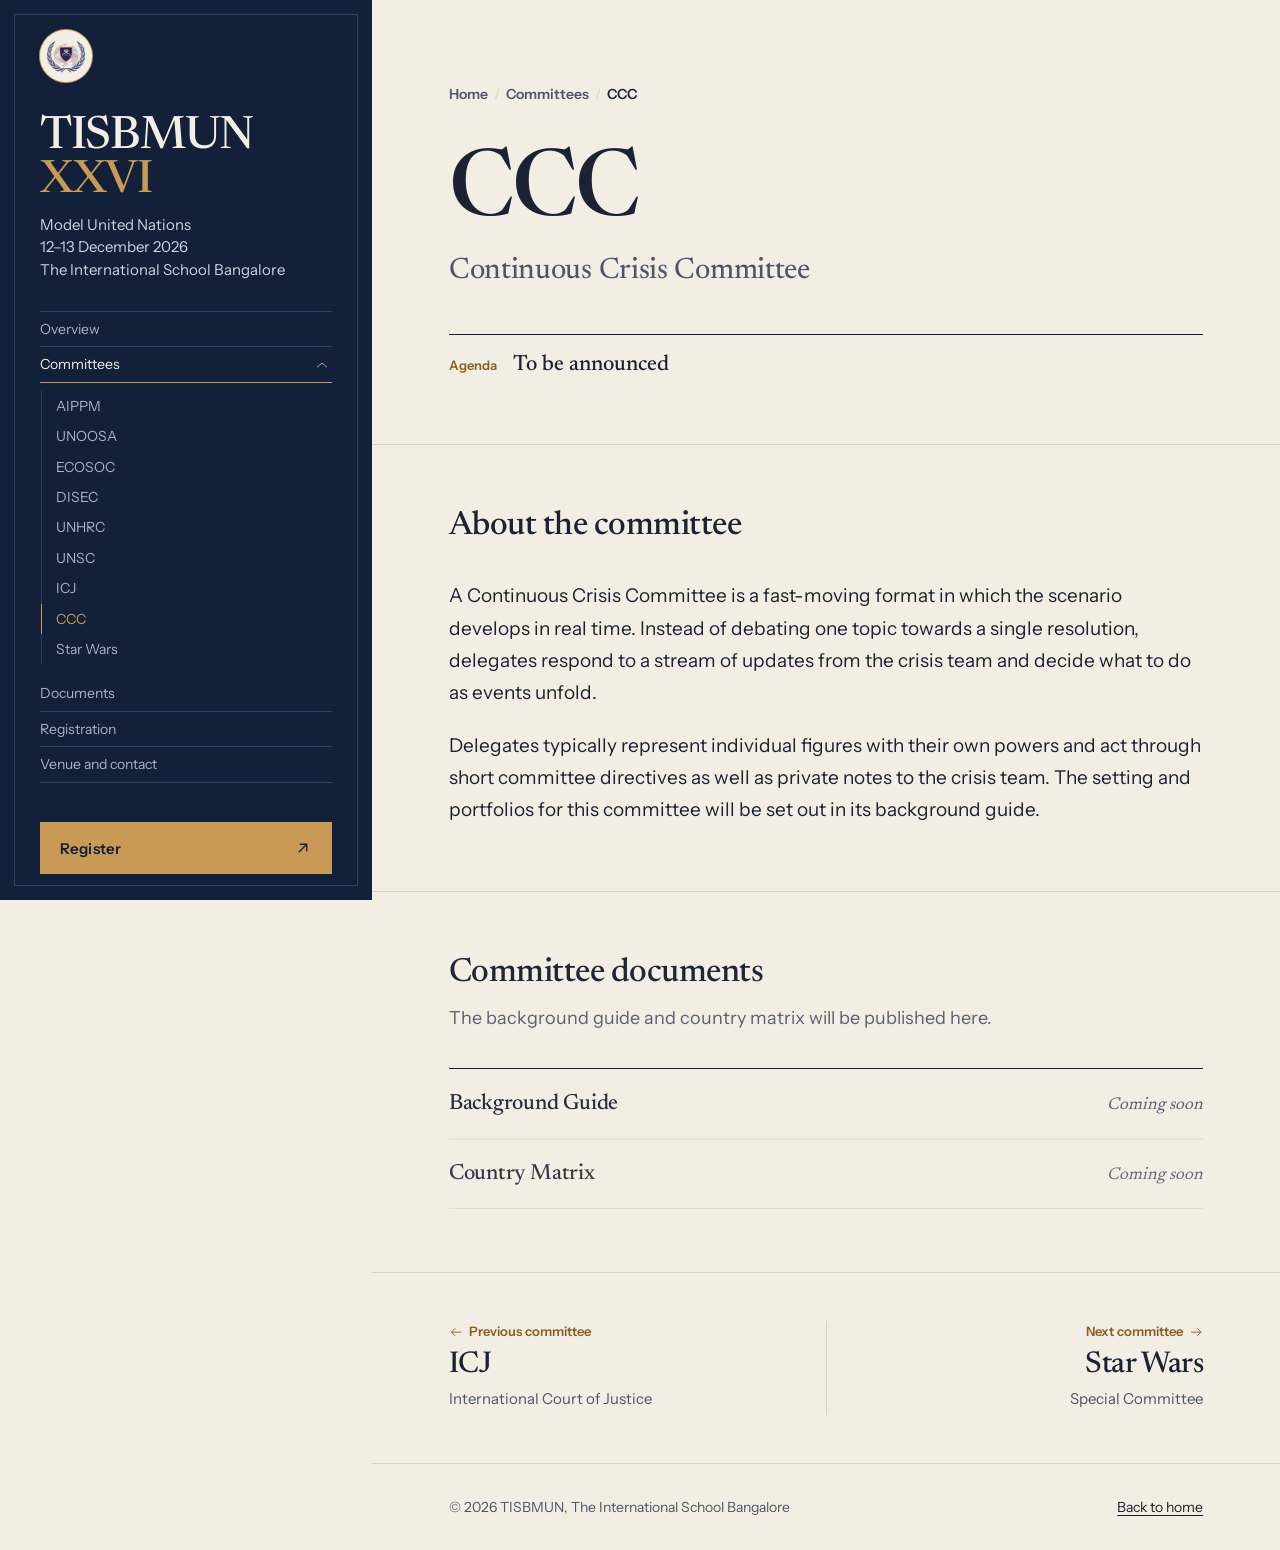
<file: committee/ccc.html>
<!DOCTYPE html>
<html lang="en">
<head>
<meta charset="UTF-8">
<meta name="viewport" content="width=device-width, initial-scale=1">
<title>CCC: Continuous Crisis Committee | TISBMUN XXVI</title>
<meta name="description" content="CCC at TISBMUN XXVI, The International School Bangalore, 12–13 December 2026. Committee overview, background guide and country matrix.">
<link rel="icon" type="image/png" href="../favicon.png">
<link rel="preload" href="../fonts/newsreader.woff2" as="font" type="font/woff2" crossorigin>
<link rel="preload" href="../fonts/instrument.woff2" as="font" type="font/woff2" crossorigin>
<link rel="stylesheet" href="../css/site.css">
</head>
<body data-root="../" data-committee="ccc">

<aside class="side" aria-label="Conference">
  <div class="side-top">
    <a class="brand" href="https://www.tisb.org" target="_blank" rel="noopener" title="The International School Bangalore" aria-label="The International School Bangalore website, opens in a new tab"><img src="../img/crest.webp" alt="" width="64" height="64"></a>
    <div class="title">
      <p class="t" data-intro><a href="../">TISBMUN <em>XXVI</em></a></p>
      <p data-intro>Model United Nations<br>12–13 December 2026<br>The International School Bangalore</p>
    </div>
    <button class="menu-btn" type="button" aria-expanded="false" aria-controls="side-menu">Menu</button>
  </div>
  <div class="side-menu" id="side-menu">
  <nav class="sitenav" aria-label="Site" data-intro>
    <ol class="toc">
      <li><a href="../overview" data-section="overview">Overview</a></li>
      <li class="has-sub" data-open>
        <div class="toc-row"><a href="../committees" data-section="committees" aria-current="true">Committees</a><button class="sub-toggle" type="button" aria-expanded="true" aria-controls="sub-committees" aria-label="Hide committees"><svg class="ic" viewBox="0 0 24 24" aria-hidden="true"><path fill="none" stroke="currentColor" stroke-linecap="round" stroke-linejoin="round" stroke-width="1.5" d="M19 9L12 15L5 9"/></svg></button></div>
        <div class="sub-wrap" id="sub-committees"><ul class="sub">
          <li><a href="../committee/aippm">AIPPM</a></li>
          <li><a href="../committee/unoosa">UNOOSA</a></li>
          <li><a href="../committee/ecosoc">ECOSOC</a></li>
          <li><a href="../committee/disec">DISEC</a></li>
          <li><a href="../committee/unhrc">UNHRC</a></li>
          <li><a href="../committee/unsc">UNSC</a></li>
          <li><a href="../committee/icj">ICJ</a></li>
          <li><a href="../committee/ccc" aria-current="page">CCC</a></li>
          <li><a href="../committee/starwars">Star Wars</a></li>
        </ul></div>
      </li>
      <li><a href="../documents" data-section="documents">Documents</a></li>
      <li><a href="../registration" data-section="registration">Registration</a></li>
      <li><a href="../venue" data-section="venue">Venue and contact</a></li>
    </ol>
  </nav>
  <div class="side-foot" data-intro>
    <a class="btn btn-reg" data-reg-link href="https://events.tisb.org/mun/" target="_blank" rel="noopener"><span class="lbl">Register</span><span class="arw" aria-hidden="true"><span class="arw-a"><svg viewBox="0 0 24 24" fill="none" stroke="currentColor" stroke-width="1.8" stroke-linecap="round" stroke-linejoin="round"><path d="M7 17 17 7M8.5 7H17v8.5"/></svg></span><span class="arw-b"><svg viewBox="0 0 24 24" fill="none" stroke="currentColor" stroke-width="1.8" stroke-linecap="round" stroke-linejoin="round"><path d="M7 17 17 7M8.5 7H17v8.5"/></svg></span></span><span class="sr"> (opens the TISB events portal in a new tab)</span></a>
  </div>
  </div>
</aside>

<main>
  <section class="sec c-hero" id="top">
    <div class="col">
      <nav class="crumbs" aria-label="Breadcrumb" data-intro-after><ol>
        <li><a href="../">Home</a></li>
        <li><a href="../committees">Committees</a></li>
        <li><span aria-current="page">CCC</span></li>
      </ol></nav>
      <header class="c-title">
        <h1 data-split data-lead>CCC</h1>
        <p class="fullname" data-intro-after>Continuous Crisis Committee</p>
      </header>
      <p class="c-agenda" data-intro-after><span>Agenda</span><b data-agenda>To be announced</b></p>
    </div>
  </section>

  <section class="sec" id="about">
    <div class="col">
      <header class="sec-head"><h2>About the committee</h2></header>
      <div class="about">
        <p data-rise>A Continuous Crisis Committee is a fast-moving format in which the scenario develops in real time. Instead of debating one topic towards a single resolution, delegates respond to a stream of updates from the crisis team and decide what to do as events unfold.</p>
        <p data-rise>Delegates typically represent individual figures with their own powers and act through short committee directives as well as private notes to the crisis team. The setting and portfolios for this committee will be set out in its background guide.</p>
      </div>
    </div>
  </section>

  <section class="sec" id="documents">
    <div class="col">
      <header class="sec-head"><h2>Committee documents</h2><p>The background guide and country matrix will be published here.</p></header>
      <ul class="dlist" id="committee-docs"></ul>
      <div id="doc-embeds"></div>
    </div>
  </section>

  <section class="sec pager-sec">
    <div class="col">
      <nav class="pager" aria-label="Other committees">
        <a href="icj"><small><svg class="ic" viewBox="0 0 24 24" aria-hidden="true"><path fill="none" stroke="currentColor" stroke-linecap="round" stroke-linejoin="round" stroke-width="1.5" d="M20 12H4M10 18L4 12L10 6"/></svg>Previous committee</small><b>ICJ</b><span>International Court of Justice</span></a>
        <a href="starwars"><small>Next committee<svg class="ic" viewBox="0 0 24 24" aria-hidden="true"><path fill="none" stroke="currentColor" stroke-linecap="round" stroke-linejoin="round" stroke-width="1.5" d="M4 12H20M14 18L20 12L14 6"/></svg></small><b>Star Wars</b><span>Special Committee</span></a>
      </nav>
    </div>
  </section>
</main>

<footer>
  <div class="col"><span>© 2026 TISBMUN, The International School Bangalore</span>
  <a href="../">Back to home</a></div>
</footer>

<script src="../js/gsap.min.js"></script>
<script src="../js/ScrollTrigger.min.js"></script>
<script src="../js/CustomEase.min.js"></script>
<script src="../js/config.js"></script>
<script src="../js/site.js"></script>
</body>
</html>
</file>
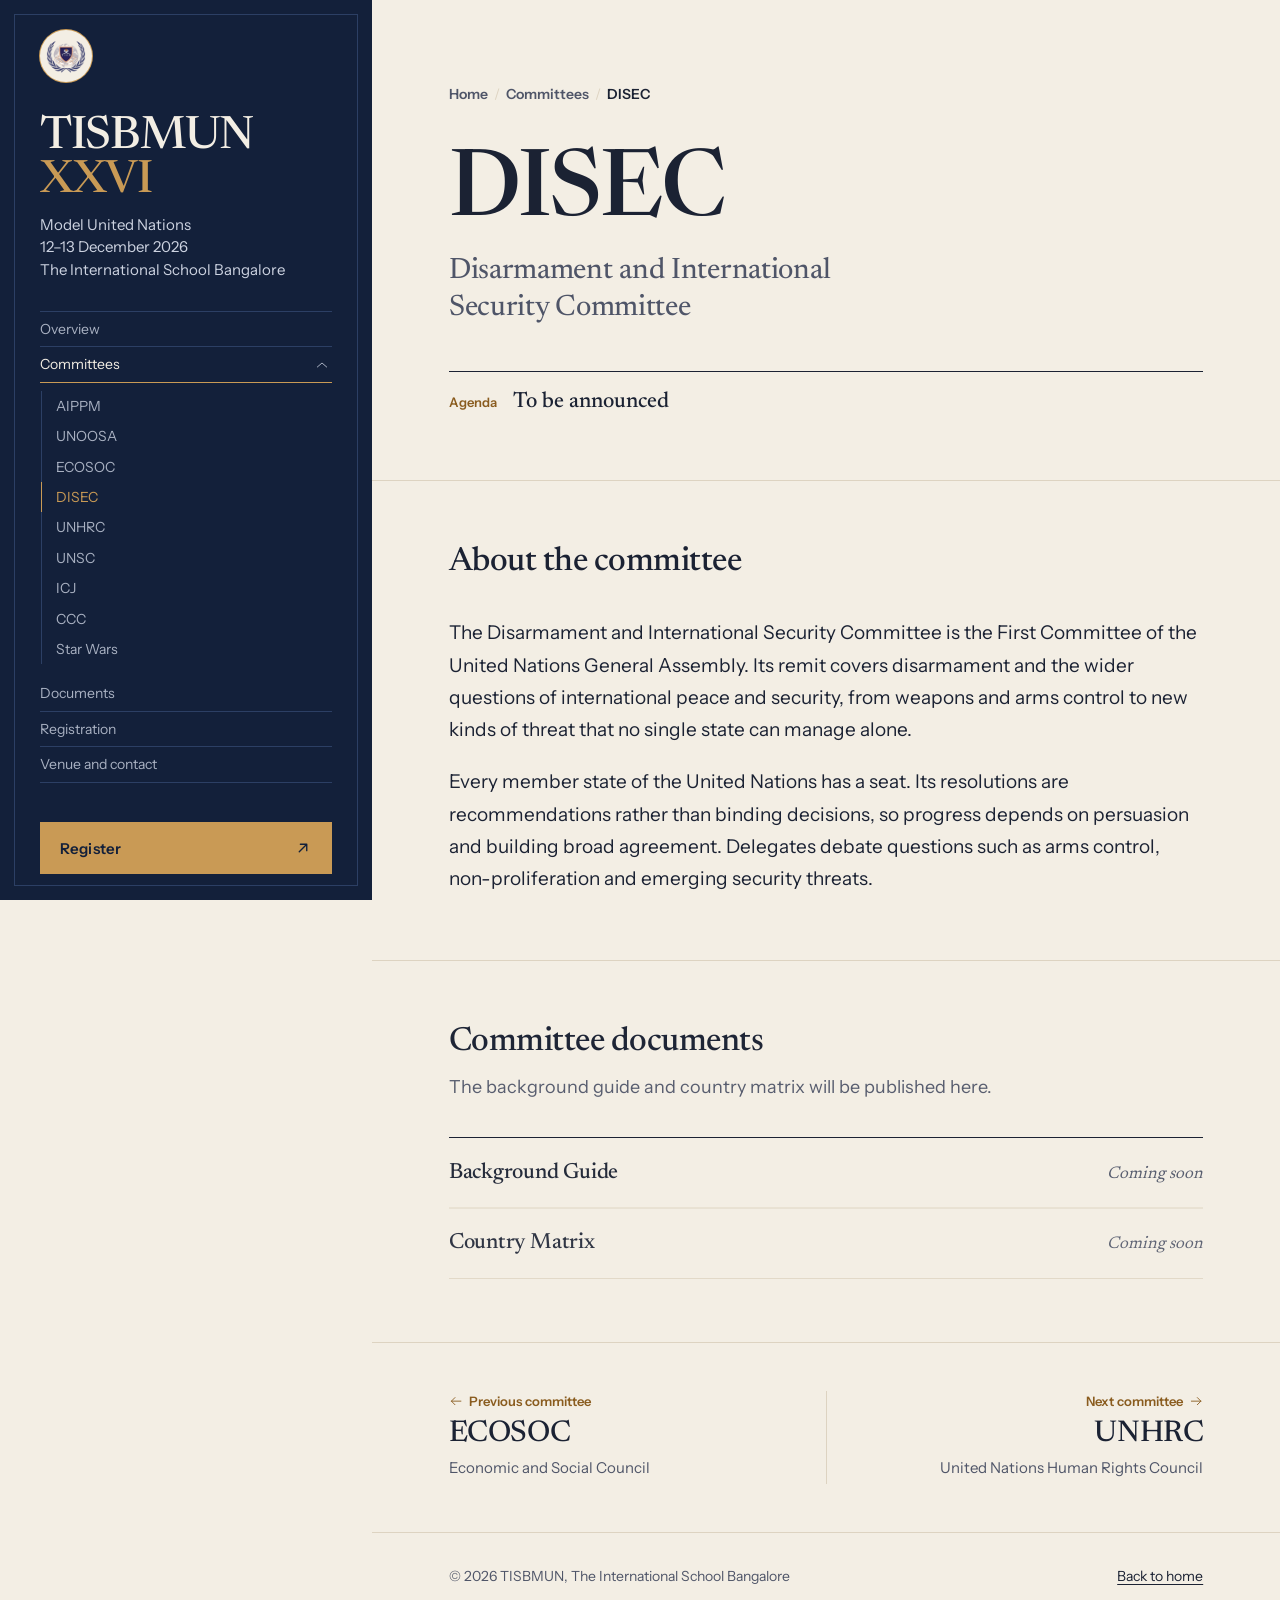
<file: committee/disec.html>
<!DOCTYPE html>
<html lang="en">
<head>
<meta charset="UTF-8">
<meta name="viewport" content="width=device-width, initial-scale=1">
<title>DISEC: Disarmament and International Security Committee | TISBMUN XXVI</title>
<meta name="description" content="DISEC at TISBMUN XXVI, The International School Bangalore, 12–13 December 2026. Committee overview, background guide and country matrix.">
<link rel="icon" type="image/png" href="../favicon.png">
<link rel="preload" href="../fonts/newsreader.woff2" as="font" type="font/woff2" crossorigin>
<link rel="preload" href="../fonts/instrument.woff2" as="font" type="font/woff2" crossorigin>
<link rel="stylesheet" href="../css/site.css">
</head>
<body data-root="../" data-committee="disec">

<aside class="side" aria-label="Conference">
  <div class="side-top">
    <a class="brand" href="https://www.tisb.org" target="_blank" rel="noopener" title="The International School Bangalore" aria-label="The International School Bangalore website, opens in a new tab"><img src="../img/crest.webp" alt="" width="64" height="64"></a>
    <div class="title">
      <p class="t" data-intro><a href="../">TISBMUN <em>XXVI</em></a></p>
      <p data-intro>Model United Nations<br>12–13 December 2026<br>The International School Bangalore</p>
    </div>
    <button class="menu-btn" type="button" aria-expanded="false" aria-controls="side-menu">Menu</button>
  </div>
  <div class="side-menu" id="side-menu">
  <nav class="sitenav" aria-label="Site" data-intro>
    <ol class="toc">
      <li><a href="../overview" data-section="overview">Overview</a></li>
      <li class="has-sub" data-open>
        <div class="toc-row"><a href="../committees" data-section="committees" aria-current="true">Committees</a><button class="sub-toggle" type="button" aria-expanded="true" aria-controls="sub-committees" aria-label="Hide committees"><svg class="ic" viewBox="0 0 24 24" aria-hidden="true"><path fill="none" stroke="currentColor" stroke-linecap="round" stroke-linejoin="round" stroke-width="1.5" d="M19 9L12 15L5 9"/></svg></button></div>
        <div class="sub-wrap" id="sub-committees"><ul class="sub">
          <li><a href="../committee/aippm">AIPPM</a></li>
          <li><a href="../committee/unoosa">UNOOSA</a></li>
          <li><a href="../committee/ecosoc">ECOSOC</a></li>
          <li><a href="../committee/disec" aria-current="page">DISEC</a></li>
          <li><a href="../committee/unhrc">UNHRC</a></li>
          <li><a href="../committee/unsc">UNSC</a></li>
          <li><a href="../committee/icj">ICJ</a></li>
          <li><a href="../committee/ccc">CCC</a></li>
          <li><a href="../committee/starwars">Star Wars</a></li>
        </ul></div>
      </li>
      <li><a href="../documents" data-section="documents">Documents</a></li>
      <li><a href="../registration" data-section="registration">Registration</a></li>
      <li><a href="../venue" data-section="venue">Venue and contact</a></li>
    </ol>
  </nav>
  <div class="side-foot" data-intro>
    <a class="btn btn-reg" data-reg-link href="https://events.tisb.org/mun/" target="_blank" rel="noopener"><span class="lbl">Register</span><span class="arw" aria-hidden="true"><span class="arw-a"><svg viewBox="0 0 24 24" fill="none" stroke="currentColor" stroke-width="1.8" stroke-linecap="round" stroke-linejoin="round"><path d="M7 17 17 7M8.5 7H17v8.5"/></svg></span><span class="arw-b"><svg viewBox="0 0 24 24" fill="none" stroke="currentColor" stroke-width="1.8" stroke-linecap="round" stroke-linejoin="round"><path d="M7 17 17 7M8.5 7H17v8.5"/></svg></span></span><span class="sr"> (opens the TISB events portal in a new tab)</span></a>
  </div>
  </div>
</aside>

<main>
  <section class="sec c-hero" id="top">
    <div class="col">
      <nav class="crumbs" aria-label="Breadcrumb" data-intro-after><ol>
        <li><a href="../">Home</a></li>
        <li><a href="../committees">Committees</a></li>
        <li><span aria-current="page">DISEC</span></li>
      </ol></nav>
      <header class="c-title">
        <h1 data-split data-lead>DISEC</h1>
        <p class="fullname" data-intro-after>Disarmament and International Security Committee</p>
      </header>
      <p class="c-agenda" data-intro-after><span>Agenda</span><b data-agenda>To be announced</b></p>
    </div>
  </section>

  <section class="sec" id="about">
    <div class="col">
      <header class="sec-head"><h2>About the committee</h2></header>
      <div class="about">
        <p data-rise>The Disarmament and International Security Committee is the First Committee of the United Nations General Assembly. Its remit covers disarmament and the wider questions of international peace and security, from weapons and arms control to new kinds of threat that no single state can manage alone.</p>
        <p data-rise>Every member state of the United Nations has a seat. Its resolutions are recommendations rather than binding decisions, so progress depends on persuasion and building broad agreement. Delegates debate questions such as arms control, non-proliferation and emerging security threats.</p>
      </div>
    </div>
  </section>

  <section class="sec" id="documents">
    <div class="col">
      <header class="sec-head"><h2>Committee documents</h2><p>The background guide and country matrix will be published here.</p></header>
      <ul class="dlist" id="committee-docs"></ul>
      <div id="doc-embeds"></div>
    </div>
  </section>

  <section class="sec pager-sec">
    <div class="col">
      <nav class="pager" aria-label="Other committees">
        <a href="ecosoc"><small><svg class="ic" viewBox="0 0 24 24" aria-hidden="true"><path fill="none" stroke="currentColor" stroke-linecap="round" stroke-linejoin="round" stroke-width="1.5" d="M20 12H4M10 18L4 12L10 6"/></svg>Previous committee</small><b>ECOSOC</b><span>Economic and Social Council</span></a>
        <a href="unhrc"><small>Next committee<svg class="ic" viewBox="0 0 24 24" aria-hidden="true"><path fill="none" stroke="currentColor" stroke-linecap="round" stroke-linejoin="round" stroke-width="1.5" d="M4 12H20M14 18L20 12L14 6"/></svg></small><b>UNHRC</b><span>United Nations Human Rights Council</span></a>
      </nav>
    </div>
  </section>
</main>

<footer>
  <div class="col"><span>© 2026 TISBMUN, The International School Bangalore</span>
  <a href="../">Back to home</a></div>
</footer>

<script src="../js/gsap.min.js"></script>
<script src="../js/ScrollTrigger.min.js"></script>
<script src="../js/CustomEase.min.js"></script>
<script src="../js/config.js"></script>
<script src="../js/site.js"></script>
</body>
</html>
</file>
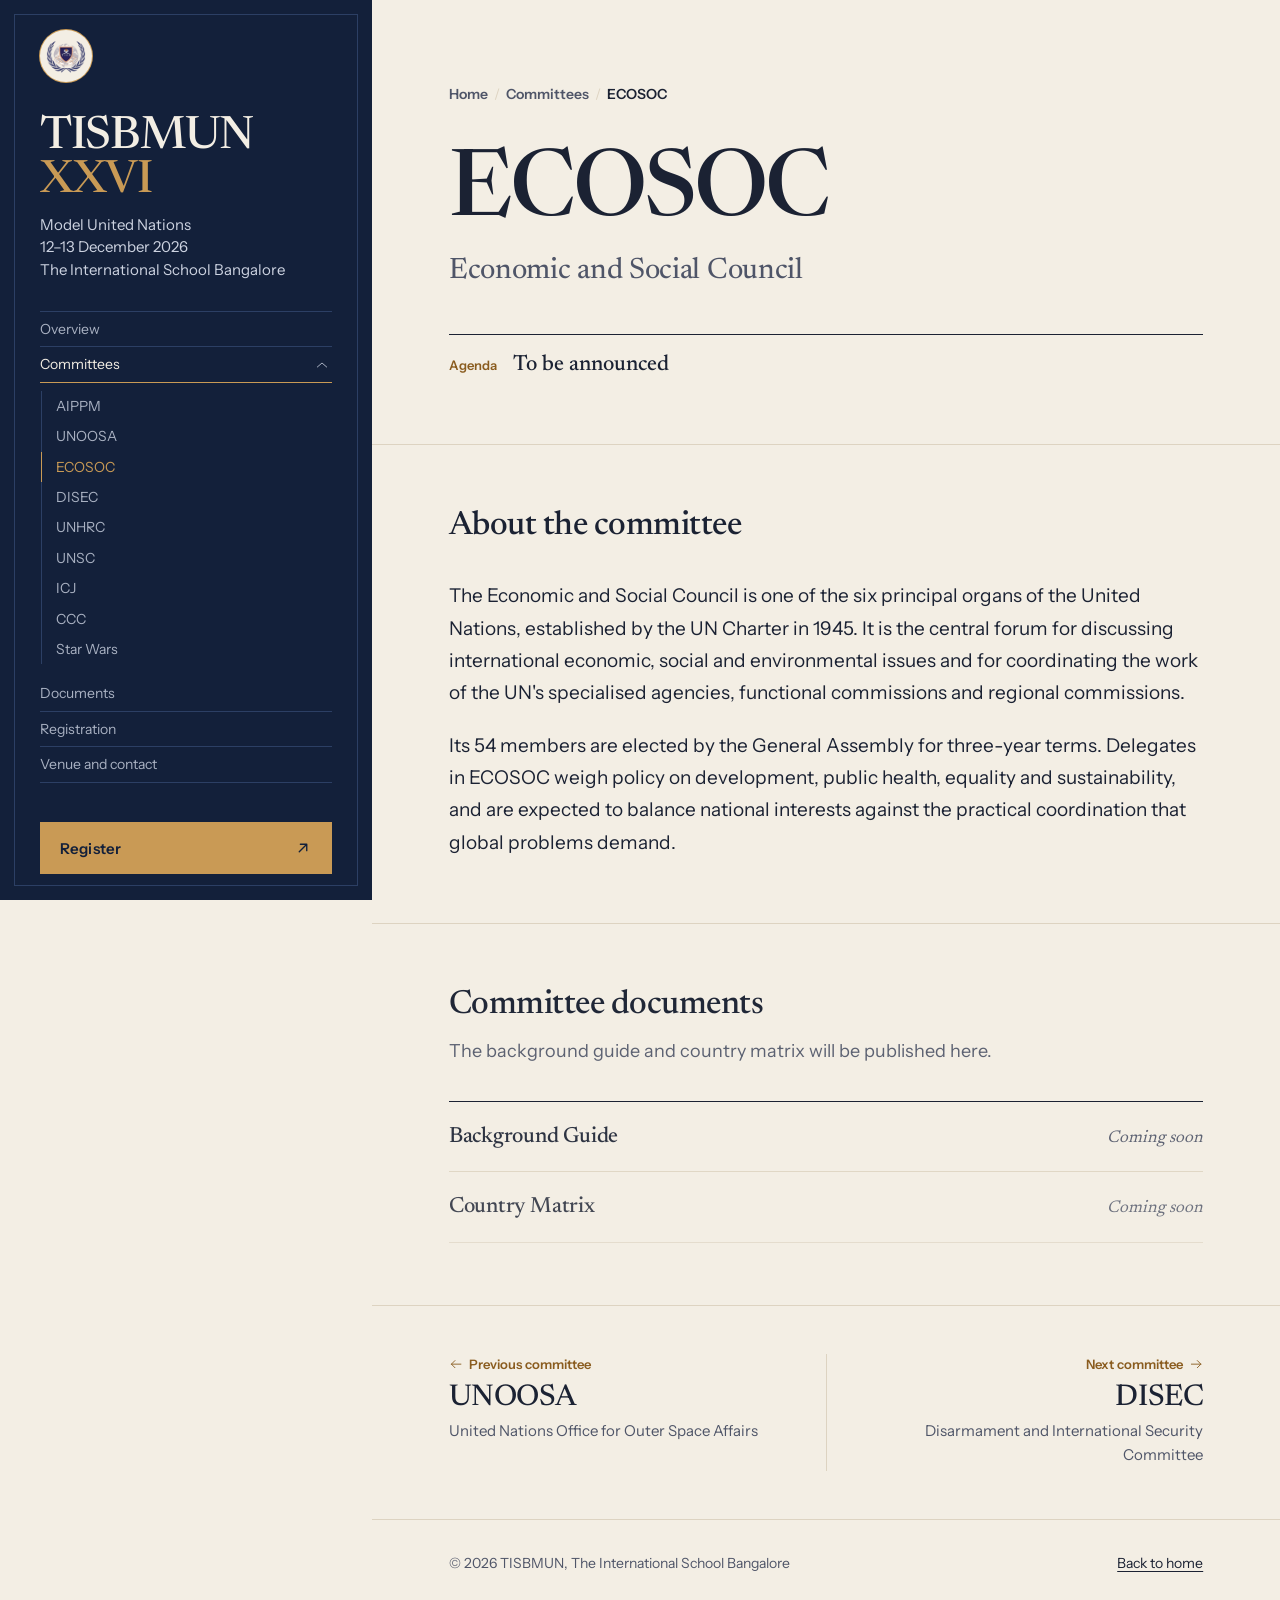
<file: committee/ecosoc.html>
<!DOCTYPE html>
<html lang="en">
<head>
<meta charset="UTF-8">
<meta name="viewport" content="width=device-width, initial-scale=1">
<title>ECOSOC: Economic and Social Council | TISBMUN XXVI</title>
<meta name="description" content="ECOSOC at TISBMUN XXVI, The International School Bangalore, 12–13 December 2026. Committee overview, background guide and country matrix.">
<link rel="icon" type="image/png" href="../favicon.png">
<link rel="preload" href="../fonts/newsreader.woff2" as="font" type="font/woff2" crossorigin>
<link rel="preload" href="../fonts/instrument.woff2" as="font" type="font/woff2" crossorigin>
<link rel="stylesheet" href="../css/site.css">
</head>
<body data-root="../" data-committee="ecosoc">

<aside class="side" aria-label="Conference">
  <div class="side-top">
    <a class="brand" href="https://www.tisb.org" target="_blank" rel="noopener" title="The International School Bangalore" aria-label="The International School Bangalore website, opens in a new tab"><img src="../img/crest.webp" alt="" width="64" height="64"></a>
    <div class="title">
      <p class="t" data-intro><a href="../">TISBMUN <em>XXVI</em></a></p>
      <p data-intro>Model United Nations<br>12–13 December 2026<br>The International School Bangalore</p>
    </div>
    <button class="menu-btn" type="button" aria-expanded="false" aria-controls="side-menu">Menu</button>
  </div>
  <div class="side-menu" id="side-menu">
  <nav class="sitenav" aria-label="Site" data-intro>
    <ol class="toc">
      <li><a href="../overview" data-section="overview">Overview</a></li>
      <li class="has-sub" data-open>
        <div class="toc-row"><a href="../committees" data-section="committees" aria-current="true">Committees</a><button class="sub-toggle" type="button" aria-expanded="true" aria-controls="sub-committees" aria-label="Hide committees"><svg class="ic" viewBox="0 0 24 24" aria-hidden="true"><path fill="none" stroke="currentColor" stroke-linecap="round" stroke-linejoin="round" stroke-width="1.5" d="M19 9L12 15L5 9"/></svg></button></div>
        <div class="sub-wrap" id="sub-committees"><ul class="sub">
          <li><a href="../committee/aippm">AIPPM</a></li>
          <li><a href="../committee/unoosa">UNOOSA</a></li>
          <li><a href="../committee/ecosoc" aria-current="page">ECOSOC</a></li>
          <li><a href="../committee/disec">DISEC</a></li>
          <li><a href="../committee/unhrc">UNHRC</a></li>
          <li><a href="../committee/unsc">UNSC</a></li>
          <li><a href="../committee/icj">ICJ</a></li>
          <li><a href="../committee/ccc">CCC</a></li>
          <li><a href="../committee/starwars">Star Wars</a></li>
        </ul></div>
      </li>
      <li><a href="../documents" data-section="documents">Documents</a></li>
      <li><a href="../registration" data-section="registration">Registration</a></li>
      <li><a href="../venue" data-section="venue">Venue and contact</a></li>
    </ol>
  </nav>
  <div class="side-foot" data-intro>
    <a class="btn btn-reg" data-reg-link href="https://events.tisb.org/mun/" target="_blank" rel="noopener"><span class="lbl">Register</span><span class="arw" aria-hidden="true"><span class="arw-a"><svg viewBox="0 0 24 24" fill="none" stroke="currentColor" stroke-width="1.8" stroke-linecap="round" stroke-linejoin="round"><path d="M7 17 17 7M8.5 7H17v8.5"/></svg></span><span class="arw-b"><svg viewBox="0 0 24 24" fill="none" stroke="currentColor" stroke-width="1.8" stroke-linecap="round" stroke-linejoin="round"><path d="M7 17 17 7M8.5 7H17v8.5"/></svg></span></span><span class="sr"> (opens the TISB events portal in a new tab)</span></a>
  </div>
  </div>
</aside>

<main>
  <section class="sec c-hero" id="top">
    <div class="col">
      <nav class="crumbs" aria-label="Breadcrumb" data-intro-after><ol>
        <li><a href="../">Home</a></li>
        <li><a href="../committees">Committees</a></li>
        <li><span aria-current="page">ECOSOC</span></li>
      </ol></nav>
      <header class="c-title">
        <h1 data-split data-lead>ECOSOC</h1>
        <p class="fullname" data-intro-after>Economic and Social Council</p>
      </header>
      <p class="c-agenda" data-intro-after><span>Agenda</span><b data-agenda>To be announced</b></p>
    </div>
  </section>

  <section class="sec" id="about">
    <div class="col">
      <header class="sec-head"><h2>About the committee</h2></header>
      <div class="about">
        <p data-rise>The Economic and Social Council is one of the six principal organs of the United Nations, established by the UN Charter in 1945. It is the central forum for discussing international economic, social and environmental issues and for coordinating the work of the UN&#x27;s specialised agencies, functional commissions and regional commissions.</p>
        <p data-rise>Its 54 members are elected by the General Assembly for three-year terms. Delegates in ECOSOC weigh policy on development, public health, equality and sustainability, and are expected to balance national interests against the practical coordination that global problems demand.</p>
      </div>
    </div>
  </section>

  <section class="sec" id="documents">
    <div class="col">
      <header class="sec-head"><h2>Committee documents</h2><p>The background guide and country matrix will be published here.</p></header>
      <ul class="dlist" id="committee-docs"></ul>
      <div id="doc-embeds"></div>
    </div>
  </section>

  <section class="sec pager-sec">
    <div class="col">
      <nav class="pager" aria-label="Other committees">
        <a href="unoosa"><small><svg class="ic" viewBox="0 0 24 24" aria-hidden="true"><path fill="none" stroke="currentColor" stroke-linecap="round" stroke-linejoin="round" stroke-width="1.5" d="M20 12H4M10 18L4 12L10 6"/></svg>Previous committee</small><b>UNOOSA</b><span>United Nations Office for Outer Space Affairs</span></a>
        <a href="disec"><small>Next committee<svg class="ic" viewBox="0 0 24 24" aria-hidden="true"><path fill="none" stroke="currentColor" stroke-linecap="round" stroke-linejoin="round" stroke-width="1.5" d="M4 12H20M14 18L20 12L14 6"/></svg></small><b>DISEC</b><span>Disarmament and International Security Committee</span></a>
      </nav>
    </div>
  </section>
</main>

<footer>
  <div class="col"><span>© 2026 TISBMUN, The International School Bangalore</span>
  <a href="../">Back to home</a></div>
</footer>

<script src="../js/gsap.min.js"></script>
<script src="../js/ScrollTrigger.min.js"></script>
<script src="../js/CustomEase.min.js"></script>
<script src="../js/config.js"></script>
<script src="../js/site.js"></script>
</body>
</html>
</file>
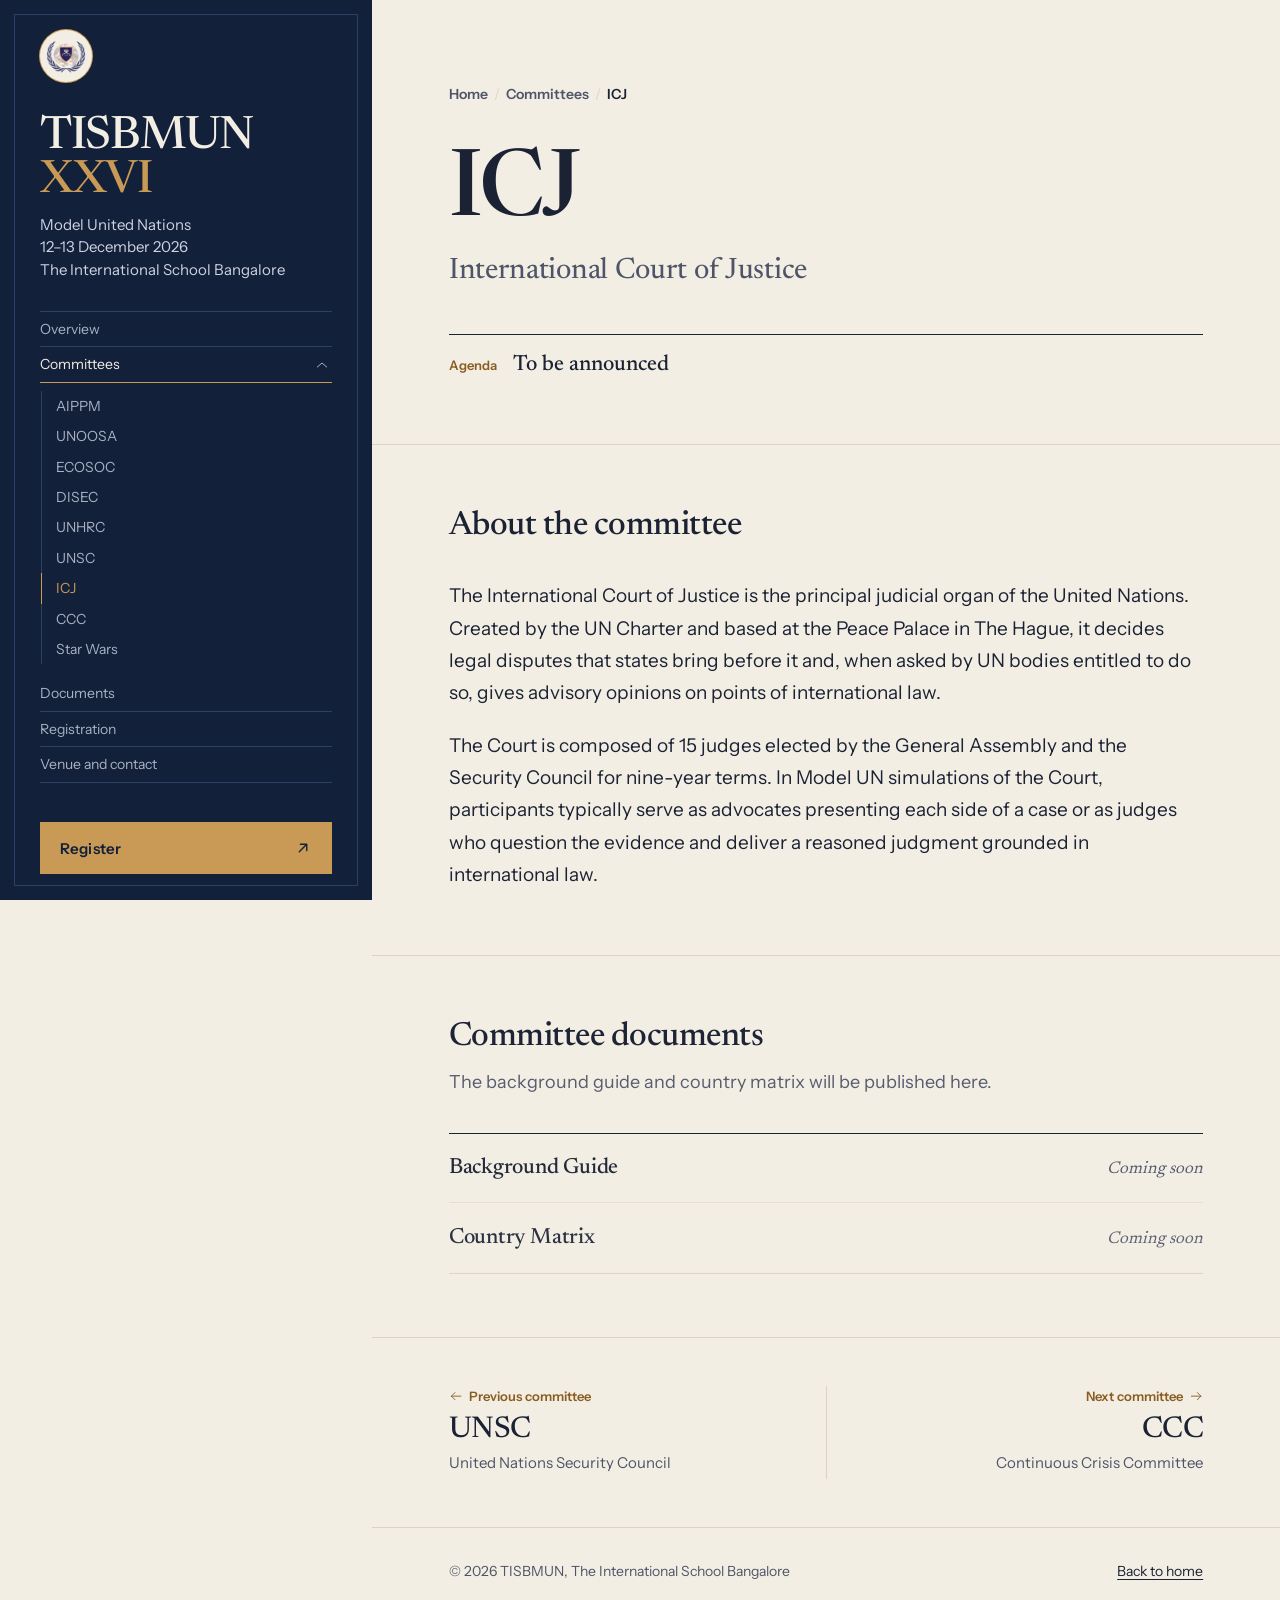
<file: committee/icj.html>
<!DOCTYPE html>
<html lang="en">
<head>
<meta charset="UTF-8">
<meta name="viewport" content="width=device-width, initial-scale=1">
<title>ICJ: International Court of Justice | TISBMUN XXVI</title>
<meta name="description" content="ICJ at TISBMUN XXVI, The International School Bangalore, 12–13 December 2026. Committee overview, background guide and country matrix.">
<link rel="icon" type="image/png" href="../favicon.png">
<link rel="preload" href="../fonts/newsreader.woff2" as="font" type="font/woff2" crossorigin>
<link rel="preload" href="../fonts/instrument.woff2" as="font" type="font/woff2" crossorigin>
<link rel="stylesheet" href="../css/site.css">
</head>
<body data-root="../" data-committee="icj">

<aside class="side" aria-label="Conference">
  <div class="side-top">
    <a class="brand" href="https://www.tisb.org" target="_blank" rel="noopener" title="The International School Bangalore" aria-label="The International School Bangalore website, opens in a new tab"><img src="../img/crest.webp" alt="" width="64" height="64"></a>
    <div class="title">
      <p class="t" data-intro><a href="../">TISBMUN <em>XXVI</em></a></p>
      <p data-intro>Model United Nations<br>12–13 December 2026<br>The International School Bangalore</p>
    </div>
    <button class="menu-btn" type="button" aria-expanded="false" aria-controls="side-menu">Menu</button>
  </div>
  <div class="side-menu" id="side-menu">
  <nav class="sitenav" aria-label="Site" data-intro>
    <ol class="toc">
      <li><a href="../overview" data-section="overview">Overview</a></li>
      <li class="has-sub" data-open>
        <div class="toc-row"><a href="../committees" data-section="committees" aria-current="true">Committees</a><button class="sub-toggle" type="button" aria-expanded="true" aria-controls="sub-committees" aria-label="Hide committees"><svg class="ic" viewBox="0 0 24 24" aria-hidden="true"><path fill="none" stroke="currentColor" stroke-linecap="round" stroke-linejoin="round" stroke-width="1.5" d="M19 9L12 15L5 9"/></svg></button></div>
        <div class="sub-wrap" id="sub-committees"><ul class="sub">
          <li><a href="../committee/aippm">AIPPM</a></li>
          <li><a href="../committee/unoosa">UNOOSA</a></li>
          <li><a href="../committee/ecosoc">ECOSOC</a></li>
          <li><a href="../committee/disec">DISEC</a></li>
          <li><a href="../committee/unhrc">UNHRC</a></li>
          <li><a href="../committee/unsc">UNSC</a></li>
          <li><a href="../committee/icj" aria-current="page">ICJ</a></li>
          <li><a href="../committee/ccc">CCC</a></li>
          <li><a href="../committee/starwars">Star Wars</a></li>
        </ul></div>
      </li>
      <li><a href="../documents" data-section="documents">Documents</a></li>
      <li><a href="../registration" data-section="registration">Registration</a></li>
      <li><a href="../venue" data-section="venue">Venue and contact</a></li>
    </ol>
  </nav>
  <div class="side-foot" data-intro>
    <a class="btn btn-reg" data-reg-link href="https://events.tisb.org/mun/" target="_blank" rel="noopener"><span class="lbl">Register</span><span class="arw" aria-hidden="true"><span class="arw-a"><svg viewBox="0 0 24 24" fill="none" stroke="currentColor" stroke-width="1.8" stroke-linecap="round" stroke-linejoin="round"><path d="M7 17 17 7M8.5 7H17v8.5"/></svg></span><span class="arw-b"><svg viewBox="0 0 24 24" fill="none" stroke="currentColor" stroke-width="1.8" stroke-linecap="round" stroke-linejoin="round"><path d="M7 17 17 7M8.5 7H17v8.5"/></svg></span></span><span class="sr"> (opens the TISB events portal in a new tab)</span></a>
  </div>
  </div>
</aside>

<main>
  <section class="sec c-hero" id="top">
    <div class="col">
      <nav class="crumbs" aria-label="Breadcrumb" data-intro-after><ol>
        <li><a href="../">Home</a></li>
        <li><a href="../committees">Committees</a></li>
        <li><span aria-current="page">ICJ</span></li>
      </ol></nav>
      <header class="c-title">
        <h1 data-split data-lead>ICJ</h1>
        <p class="fullname" data-intro-after>International Court of Justice</p>
      </header>
      <p class="c-agenda" data-intro-after><span>Agenda</span><b data-agenda>To be announced</b></p>
    </div>
  </section>

  <section class="sec" id="about">
    <div class="col">
      <header class="sec-head"><h2>About the committee</h2></header>
      <div class="about">
        <p data-rise>The International Court of Justice is the principal judicial organ of the United Nations. Created by the UN Charter and based at the Peace Palace in The Hague, it decides legal disputes that states bring before it and, when asked by UN bodies entitled to do so, gives advisory opinions on points of international law.</p>
        <p data-rise>The Court is composed of 15 judges elected by the General Assembly and the Security Council for nine-year terms. In Model UN simulations of the Court, participants typically serve as advocates presenting each side of a case or as judges who question the evidence and deliver a reasoned judgment grounded in international law.</p>
      </div>
    </div>
  </section>

  <section class="sec" id="documents">
    <div class="col">
      <header class="sec-head"><h2>Committee documents</h2><p>The background guide and country matrix will be published here.</p></header>
      <ul class="dlist" id="committee-docs"></ul>
      <div id="doc-embeds"></div>
    </div>
  </section>

  <section class="sec pager-sec">
    <div class="col">
      <nav class="pager" aria-label="Other committees">
        <a href="unsc"><small><svg class="ic" viewBox="0 0 24 24" aria-hidden="true"><path fill="none" stroke="currentColor" stroke-linecap="round" stroke-linejoin="round" stroke-width="1.5" d="M20 12H4M10 18L4 12L10 6"/></svg>Previous committee</small><b>UNSC</b><span>United Nations Security Council</span></a>
        <a href="ccc"><small>Next committee<svg class="ic" viewBox="0 0 24 24" aria-hidden="true"><path fill="none" stroke="currentColor" stroke-linecap="round" stroke-linejoin="round" stroke-width="1.5" d="M4 12H20M14 18L20 12L14 6"/></svg></small><b>CCC</b><span>Continuous Crisis Committee</span></a>
      </nav>
    </div>
  </section>
</main>

<footer>
  <div class="col"><span>© 2026 TISBMUN, The International School Bangalore</span>
  <a href="../">Back to home</a></div>
</footer>

<script src="../js/gsap.min.js"></script>
<script src="../js/ScrollTrigger.min.js"></script>
<script src="../js/CustomEase.min.js"></script>
<script src="../js/config.js"></script>
<script src="../js/site.js"></script>
</body>
</html>
</file>
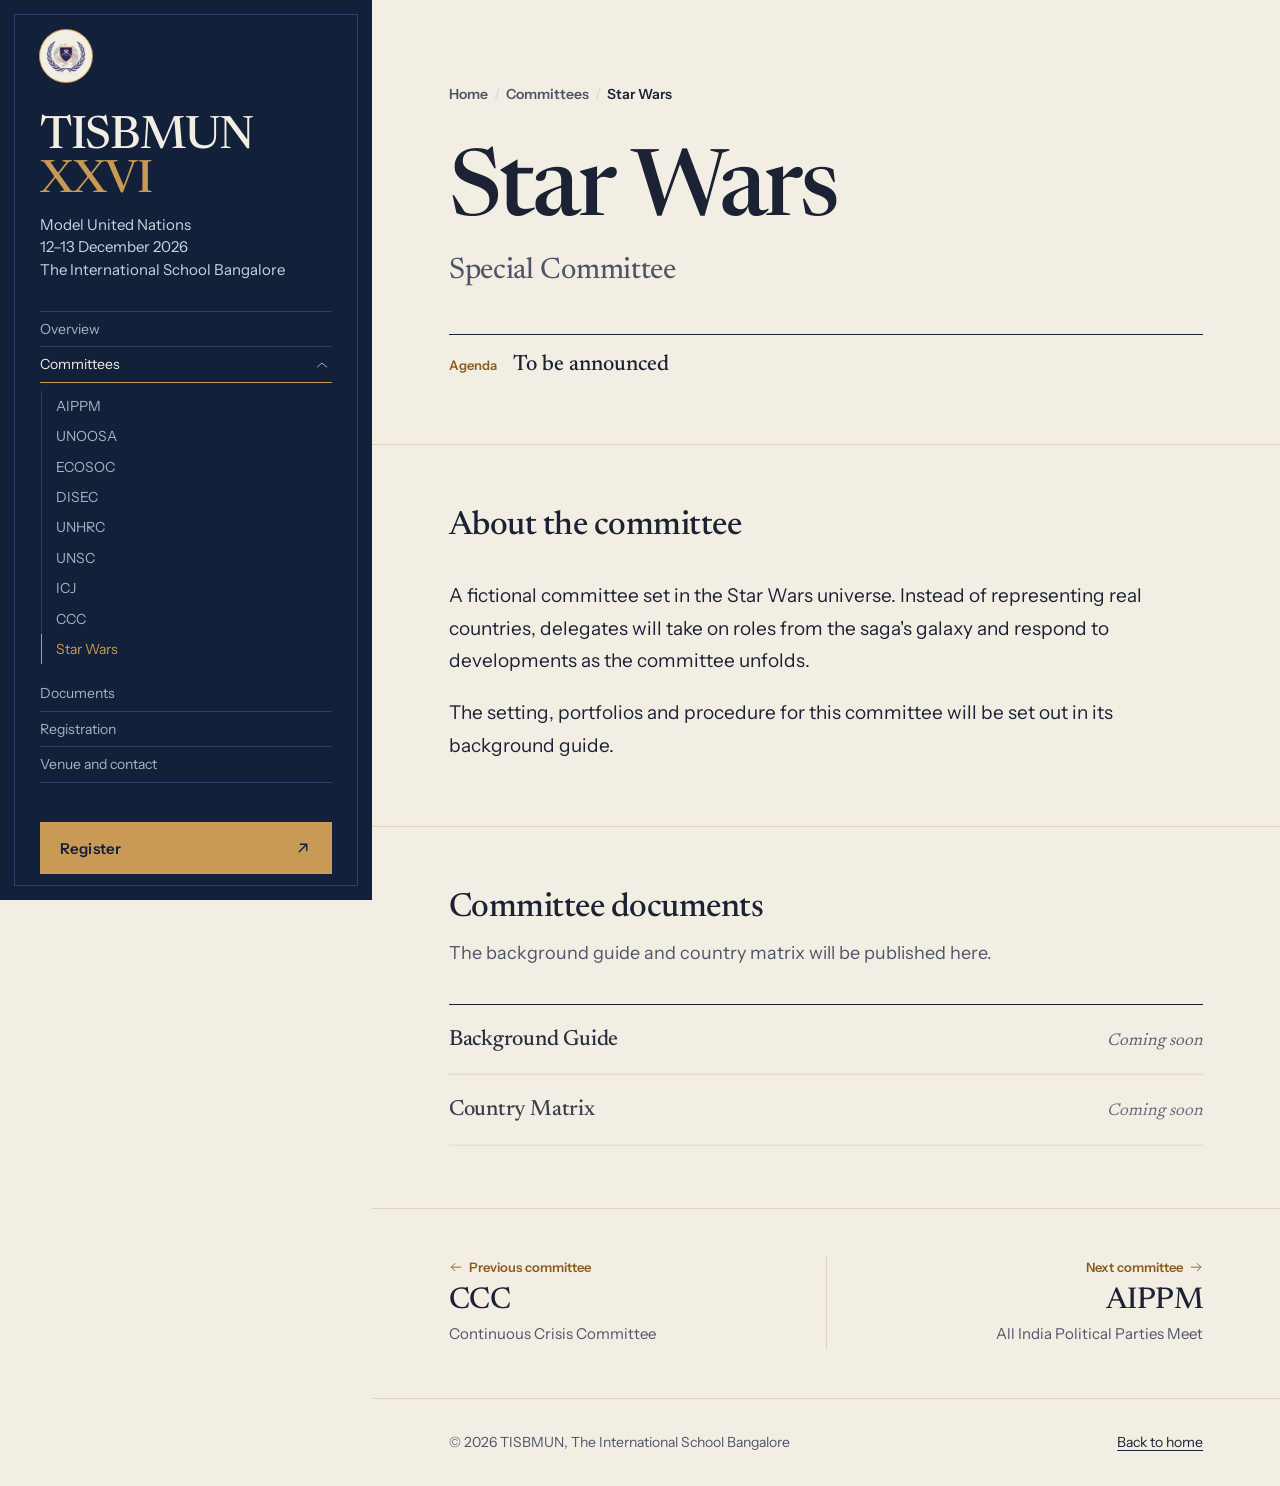
<file: committee/starwars.html>
<!DOCTYPE html>
<html lang="en">
<head>
<meta charset="UTF-8">
<meta name="viewport" content="width=device-width, initial-scale=1">
<title>Star Wars: Special Committee | TISBMUN XXVI</title>
<meta name="description" content="Star Wars at TISBMUN XXVI, The International School Bangalore, 12–13 December 2026. Committee overview, background guide and country matrix.">
<link rel="icon" type="image/png" href="../favicon.png">
<link rel="preload" href="../fonts/newsreader.woff2" as="font" type="font/woff2" crossorigin>
<link rel="preload" href="../fonts/instrument.woff2" as="font" type="font/woff2" crossorigin>
<link rel="stylesheet" href="../css/site.css">
</head>
<body data-root="../" data-committee="starwars">

<aside class="side" aria-label="Conference">
  <div class="side-top">
    <a class="brand" href="https://www.tisb.org" target="_blank" rel="noopener" title="The International School Bangalore" aria-label="The International School Bangalore website, opens in a new tab"><img src="../img/crest.webp" alt="" width="64" height="64"></a>
    <div class="title">
      <p class="t" data-intro><a href="../">TISBMUN <em>XXVI</em></a></p>
      <p data-intro>Model United Nations<br>12–13 December 2026<br>The International School Bangalore</p>
    </div>
    <button class="menu-btn" type="button" aria-expanded="false" aria-controls="side-menu">Menu</button>
  </div>
  <div class="side-menu" id="side-menu">
  <nav class="sitenav" aria-label="Site" data-intro>
    <ol class="toc">
      <li><a href="../overview" data-section="overview">Overview</a></li>
      <li class="has-sub" data-open>
        <div class="toc-row"><a href="../committees" data-section="committees" aria-current="true">Committees</a><button class="sub-toggle" type="button" aria-expanded="true" aria-controls="sub-committees" aria-label="Hide committees"><svg class="ic" viewBox="0 0 24 24" aria-hidden="true"><path fill="none" stroke="currentColor" stroke-linecap="round" stroke-linejoin="round" stroke-width="1.5" d="M19 9L12 15L5 9"/></svg></button></div>
        <div class="sub-wrap" id="sub-committees"><ul class="sub">
          <li><a href="../committee/aippm">AIPPM</a></li>
          <li><a href="../committee/unoosa">UNOOSA</a></li>
          <li><a href="../committee/ecosoc">ECOSOC</a></li>
          <li><a href="../committee/disec">DISEC</a></li>
          <li><a href="../committee/unhrc">UNHRC</a></li>
          <li><a href="../committee/unsc">UNSC</a></li>
          <li><a href="../committee/icj">ICJ</a></li>
          <li><a href="../committee/ccc">CCC</a></li>
          <li><a href="../committee/starwars" aria-current="page">Star Wars</a></li>
        </ul></div>
      </li>
      <li><a href="../documents" data-section="documents">Documents</a></li>
      <li><a href="../registration" data-section="registration">Registration</a></li>
      <li><a href="../venue" data-section="venue">Venue and contact</a></li>
    </ol>
  </nav>
  <div class="side-foot" data-intro>
    <a class="btn btn-reg" data-reg-link href="https://events.tisb.org/mun/" target="_blank" rel="noopener"><span class="lbl">Register</span><span class="arw" aria-hidden="true"><span class="arw-a"><svg viewBox="0 0 24 24" fill="none" stroke="currentColor" stroke-width="1.8" stroke-linecap="round" stroke-linejoin="round"><path d="M7 17 17 7M8.5 7H17v8.5"/></svg></span><span class="arw-b"><svg viewBox="0 0 24 24" fill="none" stroke="currentColor" stroke-width="1.8" stroke-linecap="round" stroke-linejoin="round"><path d="M7 17 17 7M8.5 7H17v8.5"/></svg></span></span><span class="sr"> (opens the TISB events portal in a new tab)</span></a>
  </div>
  </div>
</aside>

<main>
  <section class="sec c-hero" id="top">
    <div class="col">
      <nav class="crumbs" aria-label="Breadcrumb" data-intro-after><ol>
        <li><a href="../">Home</a></li>
        <li><a href="../committees">Committees</a></li>
        <li><span aria-current="page">Star Wars</span></li>
      </ol></nav>
      <header class="c-title">
        <h1 data-split data-lead>Star Wars</h1>
        <p class="fullname" data-intro-after>Special Committee</p>
      </header>
      <p class="c-agenda" data-intro-after><span>Agenda</span><b data-agenda>To be announced</b></p>
    </div>
  </section>

  <section class="sec" id="about">
    <div class="col">
      <header class="sec-head"><h2>About the committee</h2></header>
      <div class="about">
        <p data-rise>A fictional committee set in the Star Wars universe. Instead of representing real countries, delegates will take on roles from the saga&#x27;s galaxy and respond to developments as the committee unfolds.</p>
        <p data-rise>The setting, portfolios and procedure for this committee will be set out in its background guide.</p>
      </div>
    </div>
  </section>

  <section class="sec" id="documents">
    <div class="col">
      <header class="sec-head"><h2>Committee documents</h2><p>The background guide and country matrix will be published here.</p></header>
      <ul class="dlist" id="committee-docs"></ul>
      <div id="doc-embeds"></div>
    </div>
  </section>

  <section class="sec pager-sec">
    <div class="col">
      <nav class="pager" aria-label="Other committees">
        <a href="ccc"><small><svg class="ic" viewBox="0 0 24 24" aria-hidden="true"><path fill="none" stroke="currentColor" stroke-linecap="round" stroke-linejoin="round" stroke-width="1.5" d="M20 12H4M10 18L4 12L10 6"/></svg>Previous committee</small><b>CCC</b><span>Continuous Crisis Committee</span></a>
        <a href="aippm"><small>Next committee<svg class="ic" viewBox="0 0 24 24" aria-hidden="true"><path fill="none" stroke="currentColor" stroke-linecap="round" stroke-linejoin="round" stroke-width="1.5" d="M4 12H20M14 18L20 12L14 6"/></svg></small><b>AIPPM</b><span>All India Political Parties Meet</span></a>
      </nav>
    </div>
  </section>
</main>

<footer>
  <div class="col"><span>© 2026 TISBMUN, The International School Bangalore</span>
  <a href="../">Back to home</a></div>
</footer>

<script src="../js/gsap.min.js"></script>
<script src="../js/ScrollTrigger.min.js"></script>
<script src="../js/CustomEase.min.js"></script>
<script src="../js/config.js"></script>
<script src="../js/site.js"></script>
</body>
</html>
</file>
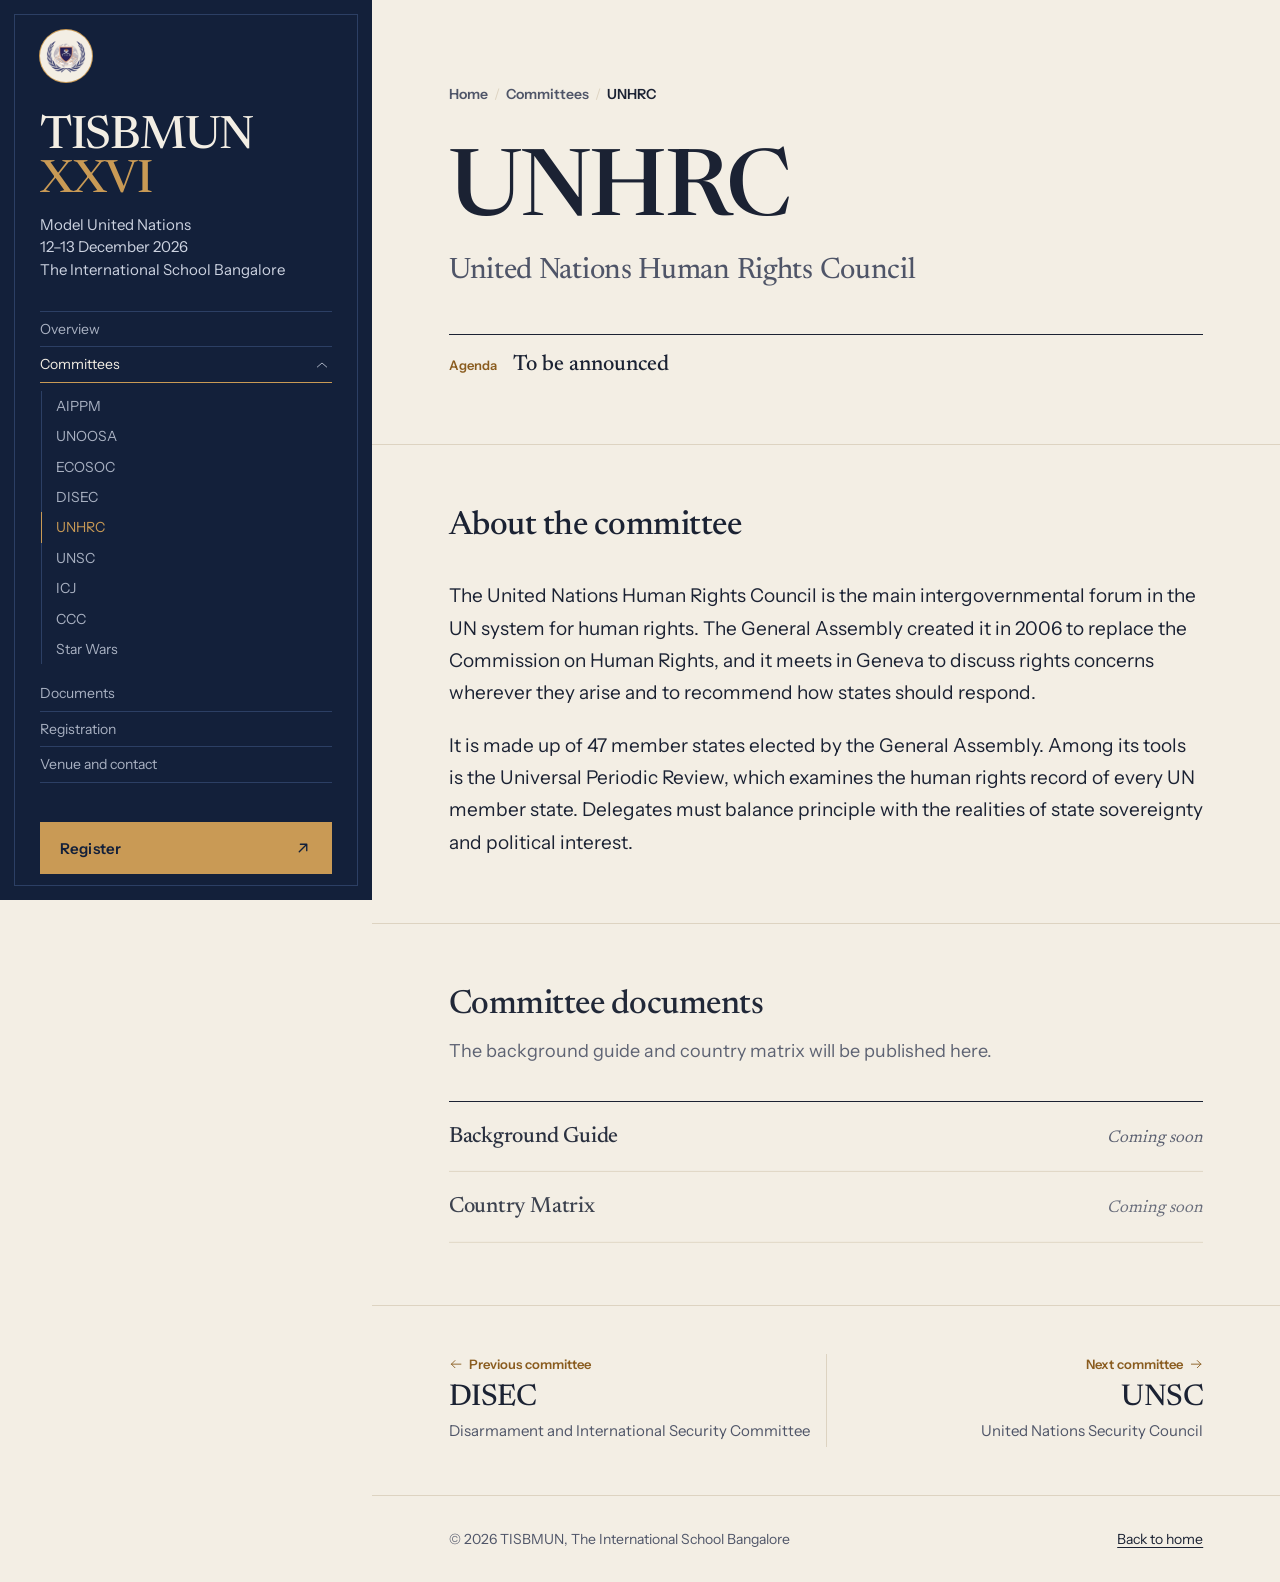
<file: committee/unhrc.html>
<!DOCTYPE html>
<html lang="en">
<head>
<meta charset="UTF-8">
<meta name="viewport" content="width=device-width, initial-scale=1">
<title>UNHRC: United Nations Human Rights Council | TISBMUN XXVI</title>
<meta name="description" content="UNHRC at TISBMUN XXVI, The International School Bangalore, 12–13 December 2026. Committee overview, background guide and country matrix.">
<link rel="icon" type="image/png" href="../favicon.png">
<link rel="preload" href="../fonts/newsreader.woff2" as="font" type="font/woff2" crossorigin>
<link rel="preload" href="../fonts/instrument.woff2" as="font" type="font/woff2" crossorigin>
<link rel="stylesheet" href="../css/site.css">
</head>
<body data-root="../" data-committee="unhrc">

<aside class="side" aria-label="Conference">
  <div class="side-top">
    <a class="brand" href="https://www.tisb.org" target="_blank" rel="noopener" title="The International School Bangalore" aria-label="The International School Bangalore website, opens in a new tab"><img src="../img/crest.webp" alt="" width="64" height="64"></a>
    <div class="title">
      <p class="t" data-intro><a href="../">TISBMUN <em>XXVI</em></a></p>
      <p data-intro>Model United Nations<br>12–13 December 2026<br>The International School Bangalore</p>
    </div>
    <button class="menu-btn" type="button" aria-expanded="false" aria-controls="side-menu">Menu</button>
  </div>
  <div class="side-menu" id="side-menu">
  <nav class="sitenav" aria-label="Site" data-intro>
    <ol class="toc">
      <li><a href="../overview" data-section="overview">Overview</a></li>
      <li class="has-sub" data-open>
        <div class="toc-row"><a href="../committees" data-section="committees" aria-current="true">Committees</a><button class="sub-toggle" type="button" aria-expanded="true" aria-controls="sub-committees" aria-label="Hide committees"><svg class="ic" viewBox="0 0 24 24" aria-hidden="true"><path fill="none" stroke="currentColor" stroke-linecap="round" stroke-linejoin="round" stroke-width="1.5" d="M19 9L12 15L5 9"/></svg></button></div>
        <div class="sub-wrap" id="sub-committees"><ul class="sub">
          <li><a href="../committee/aippm">AIPPM</a></li>
          <li><a href="../committee/unoosa">UNOOSA</a></li>
          <li><a href="../committee/ecosoc">ECOSOC</a></li>
          <li><a href="../committee/disec">DISEC</a></li>
          <li><a href="../committee/unhrc" aria-current="page">UNHRC</a></li>
          <li><a href="../committee/unsc">UNSC</a></li>
          <li><a href="../committee/icj">ICJ</a></li>
          <li><a href="../committee/ccc">CCC</a></li>
          <li><a href="../committee/starwars">Star Wars</a></li>
        </ul></div>
      </li>
      <li><a href="../documents" data-section="documents">Documents</a></li>
      <li><a href="../registration" data-section="registration">Registration</a></li>
      <li><a href="../venue" data-section="venue">Venue and contact</a></li>
    </ol>
  </nav>
  <div class="side-foot" data-intro>
    <a class="btn btn-reg" data-reg-link href="https://events.tisb.org/mun/" target="_blank" rel="noopener"><span class="lbl">Register</span><span class="arw" aria-hidden="true"><span class="arw-a"><svg viewBox="0 0 24 24" fill="none" stroke="currentColor" stroke-width="1.8" stroke-linecap="round" stroke-linejoin="round"><path d="M7 17 17 7M8.5 7H17v8.5"/></svg></span><span class="arw-b"><svg viewBox="0 0 24 24" fill="none" stroke="currentColor" stroke-width="1.8" stroke-linecap="round" stroke-linejoin="round"><path d="M7 17 17 7M8.5 7H17v8.5"/></svg></span></span><span class="sr"> (opens the TISB events portal in a new tab)</span></a>
  </div>
  </div>
</aside>

<main>
  <section class="sec c-hero" id="top">
    <div class="col">
      <nav class="crumbs" aria-label="Breadcrumb" data-intro-after><ol>
        <li><a href="../">Home</a></li>
        <li><a href="../committees">Committees</a></li>
        <li><span aria-current="page">UNHRC</span></li>
      </ol></nav>
      <header class="c-title">
        <h1 data-split data-lead>UNHRC</h1>
        <p class="fullname" data-intro-after>United Nations Human Rights Council</p>
      </header>
      <p class="c-agenda" data-intro-after><span>Agenda</span><b data-agenda>To be announced</b></p>
    </div>
  </section>

  <section class="sec" id="about">
    <div class="col">
      <header class="sec-head"><h2>About the committee</h2></header>
      <div class="about">
        <p data-rise>The United Nations Human Rights Council is the main intergovernmental forum in the UN system for human rights. The General Assembly created it in 2006 to replace the Commission on Human Rights, and it meets in Geneva to discuss rights concerns wherever they arise and to recommend how states should respond.</p>
        <p data-rise>It is made up of 47 member states elected by the General Assembly. Among its tools is the Universal Periodic Review, which examines the human rights record of every UN member state. Delegates must balance principle with the realities of state sovereignty and political interest.</p>
      </div>
    </div>
  </section>

  <section class="sec" id="documents">
    <div class="col">
      <header class="sec-head"><h2>Committee documents</h2><p>The background guide and country matrix will be published here.</p></header>
      <ul class="dlist" id="committee-docs"></ul>
      <div id="doc-embeds"></div>
    </div>
  </section>

  <section class="sec pager-sec">
    <div class="col">
      <nav class="pager" aria-label="Other committees">
        <a href="disec"><small><svg class="ic" viewBox="0 0 24 24" aria-hidden="true"><path fill="none" stroke="currentColor" stroke-linecap="round" stroke-linejoin="round" stroke-width="1.5" d="M20 12H4M10 18L4 12L10 6"/></svg>Previous committee</small><b>DISEC</b><span>Disarmament and International Security Committee</span></a>
        <a href="unsc"><small>Next committee<svg class="ic" viewBox="0 0 24 24" aria-hidden="true"><path fill="none" stroke="currentColor" stroke-linecap="round" stroke-linejoin="round" stroke-width="1.5" d="M4 12H20M14 18L20 12L14 6"/></svg></small><b>UNSC</b><span>United Nations Security Council</span></a>
      </nav>
    </div>
  </section>
</main>

<footer>
  <div class="col"><span>© 2026 TISBMUN, The International School Bangalore</span>
  <a href="../">Back to home</a></div>
</footer>

<script src="../js/gsap.min.js"></script>
<script src="../js/ScrollTrigger.min.js"></script>
<script src="../js/CustomEase.min.js"></script>
<script src="../js/config.js"></script>
<script src="../js/site.js"></script>
</body>
</html>
</file>
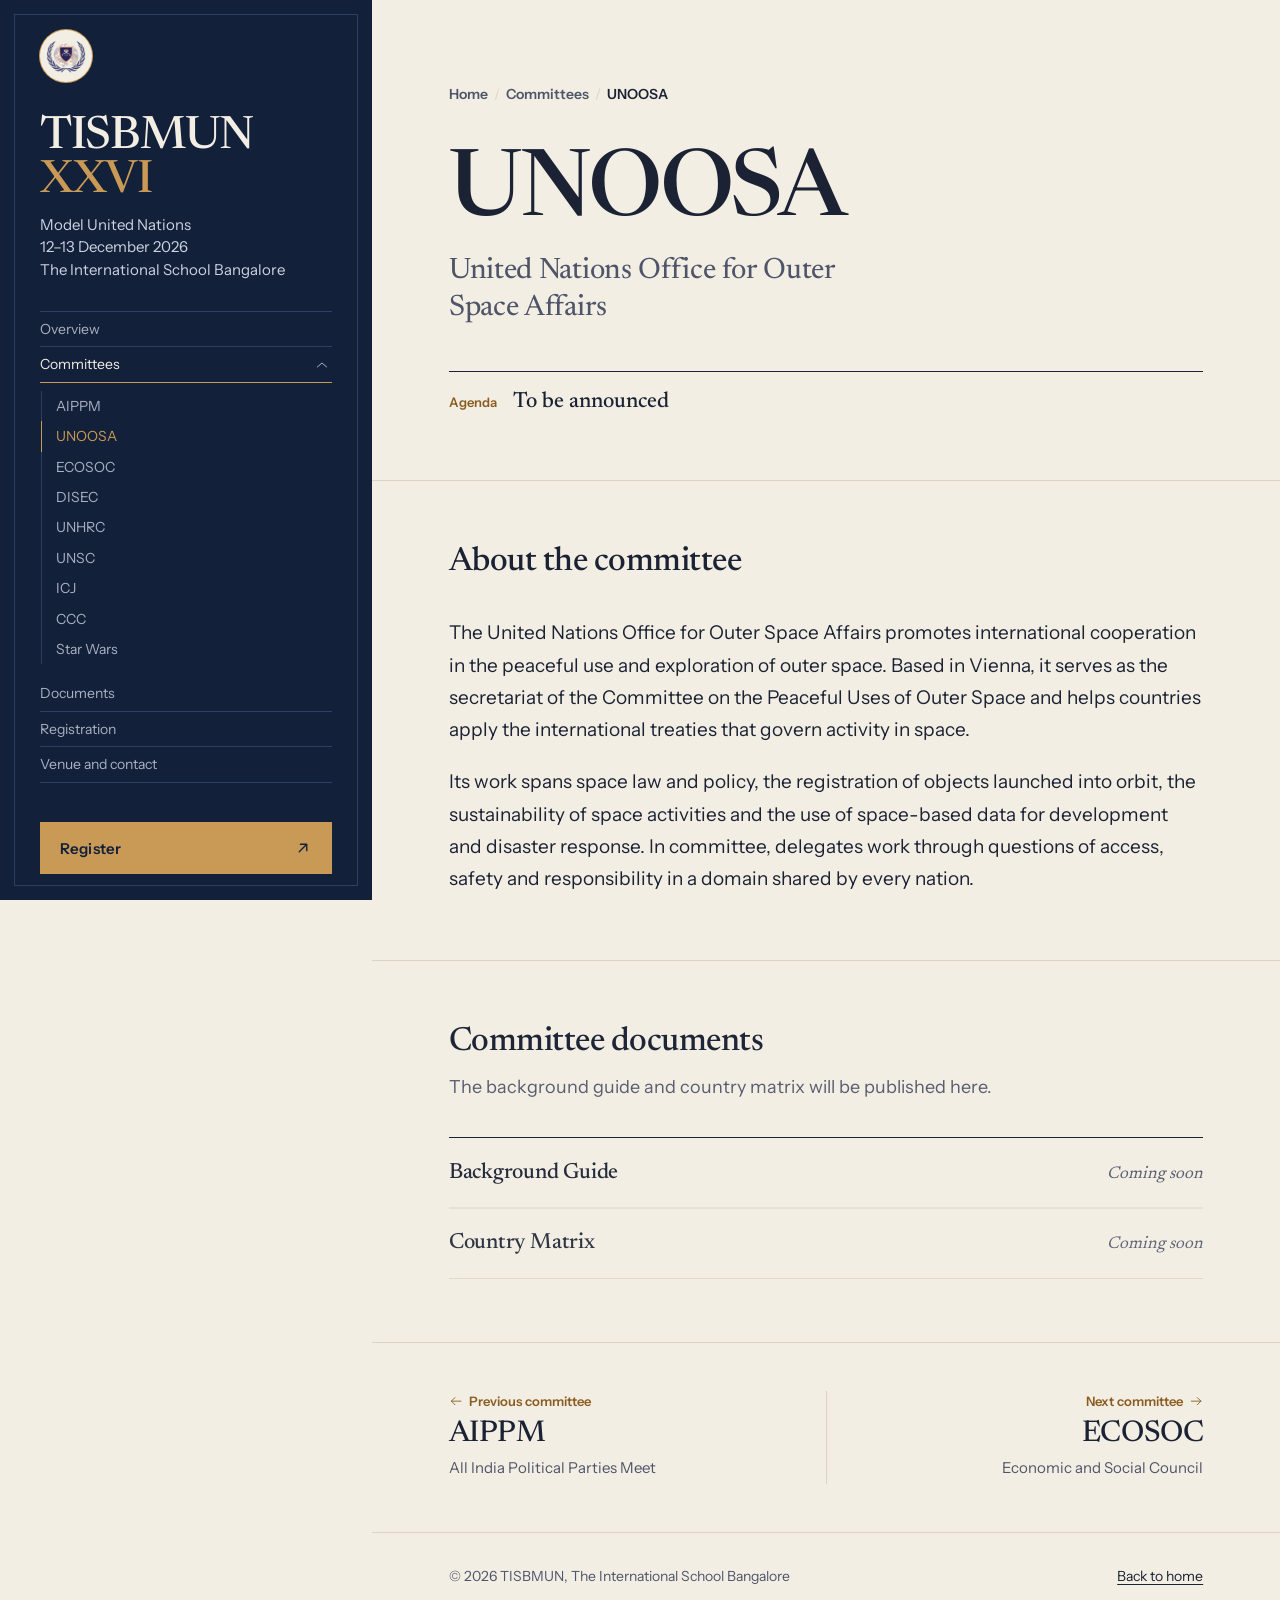
<file: committee/unoosa.html>
<!DOCTYPE html>
<html lang="en">
<head>
<meta charset="UTF-8">
<meta name="viewport" content="width=device-width, initial-scale=1">
<title>UNOOSA: United Nations Office for Outer Space Affairs | TISBMUN XXVI</title>
<meta name="description" content="UNOOSA at TISBMUN XXVI, The International School Bangalore, 12–13 December 2026. Committee overview, background guide and country matrix.">
<link rel="icon" type="image/png" href="../favicon.png">
<link rel="preload" href="../fonts/newsreader.woff2" as="font" type="font/woff2" crossorigin>
<link rel="preload" href="../fonts/instrument.woff2" as="font" type="font/woff2" crossorigin>
<link rel="stylesheet" href="../css/site.css">
</head>
<body data-root="../" data-committee="unoosa">

<aside class="side" aria-label="Conference">
  <div class="side-top">
    <a class="brand" href="https://www.tisb.org" target="_blank" rel="noopener" title="The International School Bangalore" aria-label="The International School Bangalore website, opens in a new tab"><img src="../img/crest.webp" alt="" width="64" height="64"></a>
    <div class="title">
      <p class="t" data-intro><a href="../">TISBMUN <em>XXVI</em></a></p>
      <p data-intro>Model United Nations<br>12–13 December 2026<br>The International School Bangalore</p>
    </div>
    <button class="menu-btn" type="button" aria-expanded="false" aria-controls="side-menu">Menu</button>
  </div>
  <div class="side-menu" id="side-menu">
  <nav class="sitenav" aria-label="Site" data-intro>
    <ol class="toc">
      <li><a href="../overview" data-section="overview">Overview</a></li>
      <li class="has-sub" data-open>
        <div class="toc-row"><a href="../committees" data-section="committees" aria-current="true">Committees</a><button class="sub-toggle" type="button" aria-expanded="true" aria-controls="sub-committees" aria-label="Hide committees"><svg class="ic" viewBox="0 0 24 24" aria-hidden="true"><path fill="none" stroke="currentColor" stroke-linecap="round" stroke-linejoin="round" stroke-width="1.5" d="M19 9L12 15L5 9"/></svg></button></div>
        <div class="sub-wrap" id="sub-committees"><ul class="sub">
          <li><a href="../committee/aippm">AIPPM</a></li>
          <li><a href="../committee/unoosa" aria-current="page">UNOOSA</a></li>
          <li><a href="../committee/ecosoc">ECOSOC</a></li>
          <li><a href="../committee/disec">DISEC</a></li>
          <li><a href="../committee/unhrc">UNHRC</a></li>
          <li><a href="../committee/unsc">UNSC</a></li>
          <li><a href="../committee/icj">ICJ</a></li>
          <li><a href="../committee/ccc">CCC</a></li>
          <li><a href="../committee/starwars">Star Wars</a></li>
        </ul></div>
      </li>
      <li><a href="../documents" data-section="documents">Documents</a></li>
      <li><a href="../registration" data-section="registration">Registration</a></li>
      <li><a href="../venue" data-section="venue">Venue and contact</a></li>
    </ol>
  </nav>
  <div class="side-foot" data-intro>
    <a class="btn btn-reg" data-reg-link href="https://events.tisb.org/mun/" target="_blank" rel="noopener"><span class="lbl">Register</span><span class="arw" aria-hidden="true"><span class="arw-a"><svg viewBox="0 0 24 24" fill="none" stroke="currentColor" stroke-width="1.8" stroke-linecap="round" stroke-linejoin="round"><path d="M7 17 17 7M8.5 7H17v8.5"/></svg></span><span class="arw-b"><svg viewBox="0 0 24 24" fill="none" stroke="currentColor" stroke-width="1.8" stroke-linecap="round" stroke-linejoin="round"><path d="M7 17 17 7M8.5 7H17v8.5"/></svg></span></span><span class="sr"> (opens the TISB events portal in a new tab)</span></a>
  </div>
  </div>
</aside>

<main>
  <section class="sec c-hero" id="top">
    <div class="col">
      <nav class="crumbs" aria-label="Breadcrumb" data-intro-after><ol>
        <li><a href="../">Home</a></li>
        <li><a href="../committees">Committees</a></li>
        <li><span aria-current="page">UNOOSA</span></li>
      </ol></nav>
      <header class="c-title">
        <h1 data-split data-lead>UNOOSA</h1>
        <p class="fullname" data-intro-after>United Nations Office for Outer Space Affairs</p>
      </header>
      <p class="c-agenda" data-intro-after><span>Agenda</span><b data-agenda>To be announced</b></p>
    </div>
  </section>

  <section class="sec" id="about">
    <div class="col">
      <header class="sec-head"><h2>About the committee</h2></header>
      <div class="about">
        <p data-rise>The United Nations Office for Outer Space Affairs promotes international cooperation in the peaceful use and exploration of outer space. Based in Vienna, it serves as the secretariat of the Committee on the Peaceful Uses of Outer Space and helps countries apply the international treaties that govern activity in space.</p>
        <p data-rise>Its work spans space law and policy, the registration of objects launched into orbit, the sustainability of space activities and the use of space-based data for development and disaster response. In committee, delegates work through questions of access, safety and responsibility in a domain shared by every nation.</p>
      </div>
    </div>
  </section>

  <section class="sec" id="documents">
    <div class="col">
      <header class="sec-head"><h2>Committee documents</h2><p>The background guide and country matrix will be published here.</p></header>
      <ul class="dlist" id="committee-docs"></ul>
      <div id="doc-embeds"></div>
    </div>
  </section>

  <section class="sec pager-sec">
    <div class="col">
      <nav class="pager" aria-label="Other committees">
        <a href="aippm"><small><svg class="ic" viewBox="0 0 24 24" aria-hidden="true"><path fill="none" stroke="currentColor" stroke-linecap="round" stroke-linejoin="round" stroke-width="1.5" d="M20 12H4M10 18L4 12L10 6"/></svg>Previous committee</small><b>AIPPM</b><span>All India Political Parties Meet</span></a>
        <a href="ecosoc"><small>Next committee<svg class="ic" viewBox="0 0 24 24" aria-hidden="true"><path fill="none" stroke="currentColor" stroke-linecap="round" stroke-linejoin="round" stroke-width="1.5" d="M4 12H20M14 18L20 12L14 6"/></svg></small><b>ECOSOC</b><span>Economic and Social Council</span></a>
      </nav>
    </div>
  </section>
</main>

<footer>
  <div class="col"><span>© 2026 TISBMUN, The International School Bangalore</span>
  <a href="../">Back to home</a></div>
</footer>

<script src="../js/gsap.min.js"></script>
<script src="../js/ScrollTrigger.min.js"></script>
<script src="../js/CustomEase.min.js"></script>
<script src="../js/config.js"></script>
<script src="../js/site.js"></script>
</body>
</html>
</file>
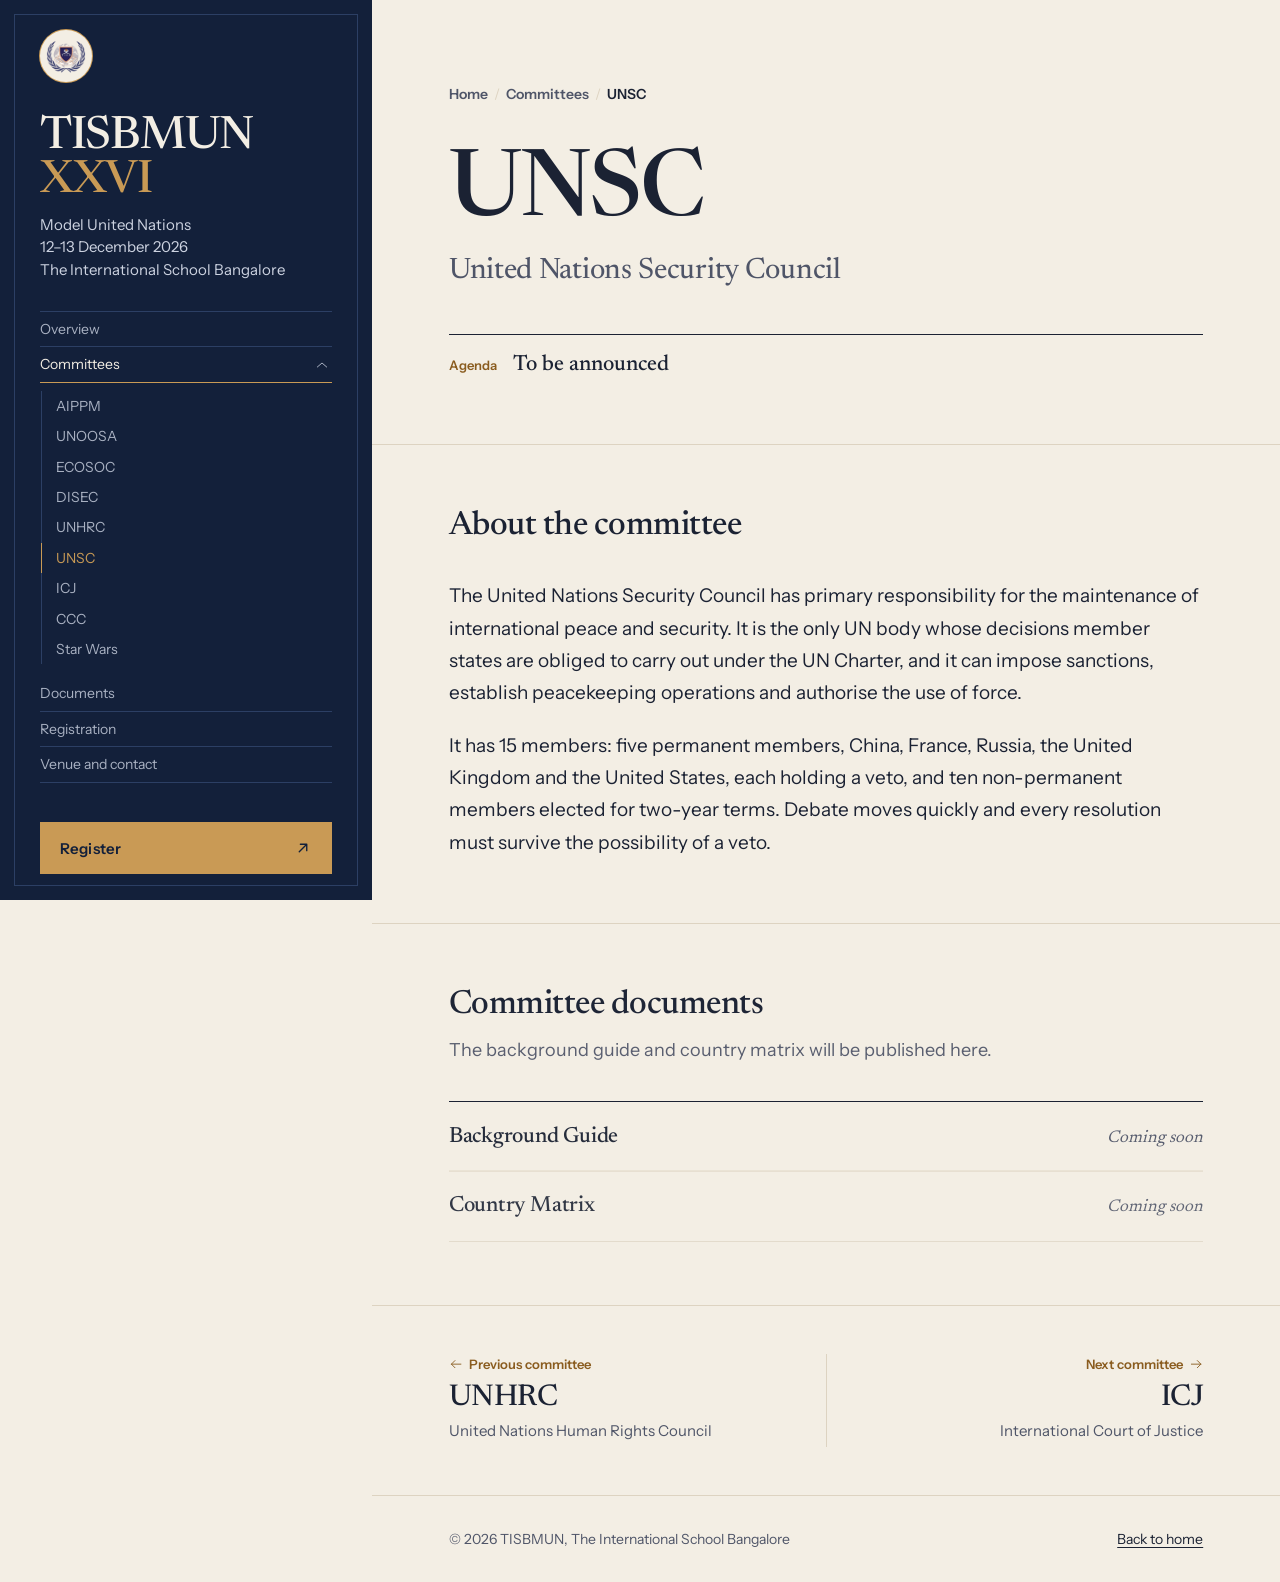
<file: committee/unsc.html>
<!DOCTYPE html>
<html lang="en">
<head>
<meta charset="UTF-8">
<meta name="viewport" content="width=device-width, initial-scale=1">
<title>UNSC: United Nations Security Council | TISBMUN XXVI</title>
<meta name="description" content="UNSC at TISBMUN XXVI, The International School Bangalore, 12–13 December 2026. Committee overview, background guide and country matrix.">
<link rel="icon" type="image/png" href="../favicon.png">
<link rel="preload" href="../fonts/newsreader.woff2" as="font" type="font/woff2" crossorigin>
<link rel="preload" href="../fonts/instrument.woff2" as="font" type="font/woff2" crossorigin>
<link rel="stylesheet" href="../css/site.css">
</head>
<body data-root="../" data-committee="unsc">

<aside class="side" aria-label="Conference">
  <div class="side-top">
    <a class="brand" href="https://www.tisb.org" target="_blank" rel="noopener" title="The International School Bangalore" aria-label="The International School Bangalore website, opens in a new tab"><img src="../img/crest.webp" alt="" width="64" height="64"></a>
    <div class="title">
      <p class="t" data-intro><a href="../">TISBMUN <em>XXVI</em></a></p>
      <p data-intro>Model United Nations<br>12–13 December 2026<br>The International School Bangalore</p>
    </div>
    <button class="menu-btn" type="button" aria-expanded="false" aria-controls="side-menu">Menu</button>
  </div>
  <div class="side-menu" id="side-menu">
  <nav class="sitenav" aria-label="Site" data-intro>
    <ol class="toc">
      <li><a href="../overview" data-section="overview">Overview</a></li>
      <li class="has-sub" data-open>
        <div class="toc-row"><a href="../committees" data-section="committees" aria-current="true">Committees</a><button class="sub-toggle" type="button" aria-expanded="true" aria-controls="sub-committees" aria-label="Hide committees"><svg class="ic" viewBox="0 0 24 24" aria-hidden="true"><path fill="none" stroke="currentColor" stroke-linecap="round" stroke-linejoin="round" stroke-width="1.5" d="M19 9L12 15L5 9"/></svg></button></div>
        <div class="sub-wrap" id="sub-committees"><ul class="sub">
          <li><a href="../committee/aippm">AIPPM</a></li>
          <li><a href="../committee/unoosa">UNOOSA</a></li>
          <li><a href="../committee/ecosoc">ECOSOC</a></li>
          <li><a href="../committee/disec">DISEC</a></li>
          <li><a href="../committee/unhrc">UNHRC</a></li>
          <li><a href="../committee/unsc" aria-current="page">UNSC</a></li>
          <li><a href="../committee/icj">ICJ</a></li>
          <li><a href="../committee/ccc">CCC</a></li>
          <li><a href="../committee/starwars">Star Wars</a></li>
        </ul></div>
      </li>
      <li><a href="../documents" data-section="documents">Documents</a></li>
      <li><a href="../registration" data-section="registration">Registration</a></li>
      <li><a href="../venue" data-section="venue">Venue and contact</a></li>
    </ol>
  </nav>
  <div class="side-foot" data-intro>
    <a class="btn btn-reg" data-reg-link href="https://events.tisb.org/mun/" target="_blank" rel="noopener"><span class="lbl">Register</span><span class="arw" aria-hidden="true"><span class="arw-a"><svg viewBox="0 0 24 24" fill="none" stroke="currentColor" stroke-width="1.8" stroke-linecap="round" stroke-linejoin="round"><path d="M7 17 17 7M8.5 7H17v8.5"/></svg></span><span class="arw-b"><svg viewBox="0 0 24 24" fill="none" stroke="currentColor" stroke-width="1.8" stroke-linecap="round" stroke-linejoin="round"><path d="M7 17 17 7M8.5 7H17v8.5"/></svg></span></span><span class="sr"> (opens the TISB events portal in a new tab)</span></a>
  </div>
  </div>
</aside>

<main>
  <section class="sec c-hero" id="top">
    <div class="col">
      <nav class="crumbs" aria-label="Breadcrumb" data-intro-after><ol>
        <li><a href="../">Home</a></li>
        <li><a href="../committees">Committees</a></li>
        <li><span aria-current="page">UNSC</span></li>
      </ol></nav>
      <header class="c-title">
        <h1 data-split data-lead>UNSC</h1>
        <p class="fullname" data-intro-after>United Nations Security Council</p>
      </header>
      <p class="c-agenda" data-intro-after><span>Agenda</span><b data-agenda>To be announced</b></p>
    </div>
  </section>

  <section class="sec" id="about">
    <div class="col">
      <header class="sec-head"><h2>About the committee</h2></header>
      <div class="about">
        <p data-rise>The United Nations Security Council has primary responsibility for the maintenance of international peace and security. It is the only UN body whose decisions member states are obliged to carry out under the UN Charter, and it can impose sanctions, establish peacekeeping operations and authorise the use of force.</p>
        <p data-rise>It has 15 members: five permanent members, China, France, Russia, the United Kingdom and the United States, each holding a veto, and ten non-permanent members elected for two-year terms. Debate moves quickly and every resolution must survive the possibility of a veto.</p>
      </div>
    </div>
  </section>

  <section class="sec" id="documents">
    <div class="col">
      <header class="sec-head"><h2>Committee documents</h2><p>The background guide and country matrix will be published here.</p></header>
      <ul class="dlist" id="committee-docs"></ul>
      <div id="doc-embeds"></div>
    </div>
  </section>

  <section class="sec pager-sec">
    <div class="col">
      <nav class="pager" aria-label="Other committees">
        <a href="unhrc"><small><svg class="ic" viewBox="0 0 24 24" aria-hidden="true"><path fill="none" stroke="currentColor" stroke-linecap="round" stroke-linejoin="round" stroke-width="1.5" d="M20 12H4M10 18L4 12L10 6"/></svg>Previous committee</small><b>UNHRC</b><span>United Nations Human Rights Council</span></a>
        <a href="icj"><small>Next committee<svg class="ic" viewBox="0 0 24 24" aria-hidden="true"><path fill="none" stroke="currentColor" stroke-linecap="round" stroke-linejoin="round" stroke-width="1.5" d="M4 12H20M14 18L20 12L14 6"/></svg></small><b>ICJ</b><span>International Court of Justice</span></a>
      </nav>
    </div>
  </section>
</main>

<footer>
  <div class="col"><span>© 2026 TISBMUN, The International School Bangalore</span>
  <a href="../">Back to home</a></div>
</footer>

<script src="../js/gsap.min.js"></script>
<script src="../js/ScrollTrigger.min.js"></script>
<script src="../js/CustomEase.min.js"></script>
<script src="../js/config.js"></script>
<script src="../js/site.js"></script>
</body>
</html>
</file>
<file: css/site.css>
@font-face{font-family:"Newsreader";src:url("../fonts/newsreader.woff2") format("woff2");font-weight:200 800;font-display:swap}
@font-face{font-family:"Instrument Sans";src:url("../fonts/instrument.woff2") format("woff2");font-weight:400 700;font-display:swap}
:root{
  --navy:#13203a; --navy-2:#1a2a49; --navy-line:#2c3f64;
  --parch:#f3eee4; --paper:#faf7f0; --line:#ddd3c1; --line-soft:#e8e0d1;
  --ink:#1b2233; --muted:#4f5568; --muted-l:#a9b1c2;
  --brass:#c99a55; --brass-dk:#8a5c1f;
  --serif:"Newsreader",Georgia,serif; --sans:"Instrument Sans",system-ui,sans-serif;
  --side:372px; --pad:clamp(24px,6vw,96px); --r:0px;
  --ease-out:cubic-bezier(.23,1,.32,1); --ease-in-out:cubic-bezier(.77,0,.175,1);
}
*{box-sizing:border-box;margin:0;padding:0}
html{scroll-padding-top:24px}
body{font-family:var(--sans);font-size:17px;line-height:1.6;font-optical-sizing:auto;font-kerning:normal;color:var(--ink);background:var(--parch);-webkit-font-smoothing:antialiased;text-rendering:optimizeLegibility}
img{display:block;max-width:100%;height:auto}
a{color:inherit}
:focus-visible{outline:2px solid var(--brass);outline-offset:3px;border-radius:2px}
h1,h2,h3{font-family:var(--serif);font-weight:500;line-height:1.08;letter-spacing:-.018em;text-wrap:balance}
p{text-wrap:pretty}
.ic{width:1.1em;height:1.1em;flex:none;vertical-align:-.18em}
.sr{position:absolute;width:1px;height:1px;overflow:hidden;clip:rect(0 0 0 0);white-space:nowrap}
.w{display:inline-block}

/* ---------- side panel (cover) ---------- */
.side{position:fixed;inset-block:0;inset-inline-start:0;width:var(--side);background:var(--navy);color:var(--parch);display:flex;flex-direction:column;padding:44px 40px 36px;overflow-y:auto;z-index:5}
.side::after{content:"";position:absolute;inset:14px;border:1px solid var(--navy-line);pointer-events:none}
.brand{display:inline-flex;align-items:center;gap:14px;text-decoration:none;align-self:flex-start;position:relative;z-index:1}
.brand img{width:64px;height:64px;padding:6px;background:var(--parch);border-radius:50%;box-shadow:0 0 0 1px var(--brass)}
.brand:hover span{color:var(--parch)}
.title{margin-top:30px}
.title h1,.title .t{font-size:58px;line-height:.95;letter-spacing:-.028em;font-weight:500}
.title h1 em,.title .t em{display:block;font-style:normal;color:var(--brass)}
.title p{margin-top:16px;font-size:15px;color:#cdd3e1;line-height:1.5;max-width:26ch}
.sitenav{margin-top:26px;position:relative;z-index:1}
.nav-label{font-size:12px;font-weight:600;letter-spacing:.04em;color:var(--brass);margin:0 0 8px}
.nav-label + .toc{margin-top:0}
.toc + .nav-label{margin-top:24px}
.toc{list-style:none;border-top:1px solid var(--navy-line);position:relative;z-index:1}
.toc a{position:relative;display:grid;grid-template-columns:34px 1fr;align-items:baseline;padding:8px 0;border-bottom:1px solid var(--navy-line);text-decoration:none;color:var(--muted-l);font-size:15px;transition:color 200ms ease}
.toc a::after{content:"";position:absolute;inset-inline:0;inset-block-end:-1px;height:1px;background:var(--brass);transform:scaleX(0);transform-origin:left;transition:transform 300ms var(--ease-out)}
.toc a[aria-current="true"]::after,.toc a[aria-current="page"]::after{transform:scaleX(1)}
[dir="rtl"] .toc a::after{transform-origin:right}
.toc a span{font:500 13px/1 var(--serif);color:var(--navy-line);transition:color 200ms ease;font-variant-numeric:tabular-nums}
.toc a:hover{color:var(--parch)}
.toc a[aria-current="true"],.toc a[aria-current="page"]{color:var(--parch)}
.toc a[aria-current="true"] span,.toc a[aria-current="page"] span{color:var(--brass)}
.side-foot{margin-top:auto;padding-top:24px;position:relative;z-index:1}
.btn{display:inline-flex;align-items:center;justify-content:center;gap:10px;font:600 15px/1 var(--sans);padding:15px 22px;border-radius:var(--r);text-decoration:none;border:1px solid transparent;transition:background-color 200ms ease,border-color 200ms ease,color 200ms ease,transform 160ms var(--ease-out)}
.btn:active{transform:scale(.97)}
.btn-brass{background:var(--brass);color:var(--navy)}
.btn-line{border-color:var(--line);color:var(--ink);background:var(--paper)}
@media (hover:hover) and (pointer:fine){.btn-brass:hover{background:#d8ab68}.btn-line:hover{border-color:var(--ink)}}
.side .btn{width:100%}
/* "Registration opens soon": static state, press feedback, explanatory note */
.soon{position:relative;display:inline-flex}
.side .soon{display:flex}
.btn-soon{background:transparent;border:1px dashed var(--brass);color:var(--brass);cursor:help}
main .btn-soon{color:var(--brass-dk);border-color:var(--brass-dk)}
@media (hover:hover) and (pointer:fine){.btn-soon:hover{background:rgba(201,154,85,.1)}}
.soon-tip{position:absolute;inset-inline:0;inset-block-end:calc(100% + 10px);margin-inline:auto;width:max-content;max-width:min(260px,90vw);
  padding:10px 14px;border-radius:var(--r);font-size:14px;line-height:1.4;text-align:center;
  background:var(--ink);color:var(--parch);box-shadow:0 10px 24px -12px rgba(19,32,58,.6);
  opacity:0;transform:translateY(4px) scale(.97);transform-origin:50% 100%;pointer-events:none;
  transition:opacity 150ms var(--ease-out),transform 150ms var(--ease-out)}
.side .soon-tip{background:var(--parch);color:var(--navy)}
.soon-tip::after{content:"";position:absolute;inset-inline:0;inset-block-start:100%;margin-inline:auto;width:0;border:6px solid transparent;border-block-start-color:var(--ink)}
.side .soon-tip::after{border-block-start-color:var(--parch)}
.soon-tip[data-open]{opacity:1;transform:none;transition-duration:200ms}
@media (prefers-reduced-motion:reduce){.soon-tip{transform:none}}
.side-foot small{display:block;text-align:center;margin-top:12px;font-size:13px;color:var(--muted-l)}
.side-foot small a{color:var(--parch);text-underline-offset:3px}
.side-foot small a,.vblock a,footer a{transition:text-decoration-color 200ms ease,border-color 200ms ease,color 200ms ease}
@media (hover:hover) and (pointer:fine){.vblock a:hover,footer a:hover{text-decoration-color:currentColor}.side-foot small a:hover{text-decoration-color:var(--brass)}}

/* ---------- reading column ---------- */
main{margin-inline-start:var(--side)}
.sec{padding:112px var(--pad);border-bottom:1px solid var(--line)}
.col{max-width:920px;margin-inline:auto}
.sec-head{display:grid;grid-template-columns:56px 1fr;gap:0 8px;margin-bottom:44px}
.sec-head h2{font-size:clamp(38px,4vw,54px)}
.sec-head p{grid-column:2;color:var(--muted);margin-top:12px;font-size:18px;max-width:52ch}

/* overview */
.overview{padding-top:96px}
.lead{font:450 clamp(30px,3.2vw,42px)/1.2 var(--serif);letter-spacing:-.016em;max-width:24ch}
.ov-top{display:grid;grid-template-columns:minmax(0,1.15fr) minmax(0,1fr);gap:48px;align-items:center}
.ov-top .lead{max-width:none}
.photo{width:100%;aspect-ratio:3/2;object-fit:cover;border-radius:3px;box-shadow:0 22px 44px -26px rgba(19,32,58,.55)}
.ov-body{display:grid;grid-template-columns:repeat(2,minmax(0,1fr));gap:48px;margin-top:56px;color:var(--muted);font-size:18px}

/* committees */
.clist{list-style:none;border-top:1px solid var(--ink)}
.clist li{border-bottom:1px solid var(--line)}
.crow{display:grid;grid-template-columns:48px 200px minmax(0,1fr) auto 20px;gap:8px 16px;align-items:baseline;padding:22px 0;text-decoration:none;color:inherit}
.crow h3{transition:color 200ms ease}
.crow .go{color:var(--brass-dk);align-self:center;transition:transform 200ms var(--ease-out)}
@media (hover:hover) and (pointer:fine){.crow:hover h3{color:var(--brass-dk)}.crow:hover .go{transform:translateX(4px)}}
.clist h3{font-size:30px;font-weight:500}
.clist .full{font-size:16px}
.clist .ag{font-size:14px;color:var(--brass-dk);font-weight:600;white-space:nowrap}

/* documents */
.indent{padding-inline-start:64px}
.doc-embed{margin-top:28px;border:1px solid var(--line);background:#fff}
.doc-embed iframe{display:block;width:100%;height:80vh;border:0}

/* registration */
.reg-ctas{display:flex;gap:12px;flex-wrap:wrap;margin-top:36px}

/* venue */
.venue{display:grid;grid-template-columns:304px minmax(0,1fr);gap:40px;align-items:start}
.vblock + .vblock{margin-top:32px}
.vblock h3{font:600 13px/1.2 var(--sans);color:var(--brass-dk);margin-bottom:8px;letter-spacing:0}
.vblock p{font-size:16px;line-height:1.6;overflow-wrap:anywhere}
.vblock a{text-underline-offset:3px;text-decoration-color:var(--brass)}
.vblock .maplink{display:inline-flex;align-items:center;gap:6px;margin-top:10px;font-weight:600;font-size:15px}
.map{border:1px solid var(--line);background:var(--paper);padding:8px;border-radius:2px}
.map iframe{display:block;width:100%;height:440px;border:0;filter:saturate(.85)}

footer{margin-inline-start:var(--side);padding:32px var(--pad);font-size:14px;color:var(--muted)}
footer .col{display:flex;justify-content:space-between;gap:16px;flex-wrap:wrap}
footer a{color:var(--ink);text-underline-offset:3px}

/* ---------- responsive ---------- */
@media (max-width:1180px){
  :root{--side:320px}
  .side{padding:36px 30px 30px}
  .title h1,.title .t{font-size:48px}
  .ov-top{grid-template-columns:1fr;gap:36px}
  .ov-top .photo{max-width:600px}
  .ov-body{grid-template-columns:1fr;gap:16px;margin-top:36px}
  .crow{grid-template-columns:48px minmax(0,1fr) auto 20px}
  .clist .full{grid-column:2/-1;grid-row:2}
  .venue{grid-template-columns:1fr}
}
@media (max-width:900px){
  .side{position:relative;width:auto;padding:32px var(--pad) 36px}
  .side::after{inset:10px}
  .title{margin-top:28px}
  .title h1,.title .t{font-size:52px}
  .sitenav{margin-top:26px}
  .toc{display:flex;gap:0 22px;flex-wrap:wrap;border-top:0}
  .toc + .nav-label{margin-top:16px}
  .toc a{grid-template-columns:auto;border:0;padding:4px 0}
  .toc a span{display:none}
  .toc a[aria-current="true"]{color:var(--muted-l)}
  .toc a[aria-current="page"]{color:var(--parch)}
  .side-foot{margin-top:28px;padding-top:0}
  main,footer{margin-inline-start:0}
  .sec{padding:76px var(--pad)}
  .sec-head{grid-template-columns:1fr;margin-bottom:32px}
  .sec-head p{grid-column:1}
  .indent{padding-inline-start:0}
  .map iframe{height:340px}
}
@media (max-width:520px){
  .crow{grid-template-columns:32px minmax(0,1fr) 20px}
  .clist .ag{grid-column:2;grid-row:3;white-space:normal}
  .clist .full{grid-column:2}
  .crow .go{grid-column:3;grid-row:1}
}
@media (prefers-reduced-motion:reduce){.btn:active{transform:none}.toc a::after{transition:none}}

/* ---------- site navigation: committee grid ---------- */
.cgrid{list-style:none;display:grid;grid-template-columns:repeat(3,minmax(0,1fr));gap:6px}
.cgrid a{display:block;padding:7px 4px 6px;text-align:center;font-size:13px;font-weight:600;line-height:1.2;color:var(--muted-l);text-decoration:none;
  border:1px solid var(--navy-line);border-radius:3px;transition:color 200ms ease,border-color 200ms ease,background-color 200ms ease}
@media (hover:hover) and (pointer:fine){.cgrid a:hover{color:var(--parch);border-color:var(--muted-l)}}
.cgrid a[aria-current="page"]{background:var(--brass);border-color:var(--brass);color:var(--navy)}
@media (max-width:900px){.cgrid{grid-template-columns:repeat(5,minmax(0,1fr))}}
@media (max-width:520px){.cgrid{grid-template-columns:repeat(3,minmax(0,1fr))}}

/* ---------- side panel on shorter desktop screens ---------- */
@media (min-width:901px) and (max-height:940px){
  .side{padding-block:30px 26px}
  .brand img{width:52px;height:52px}
  .title{margin-top:22px}
  .title h1,.title .t{font-size:46px}
  .title p{margin-top:10px}
  .sitenav{margin-top:20px}
  .toc a{padding:6px 0;font-size:14px}
  .cgrid a{padding:6px 4px 5px}
  .side-foot{padding-top:18px}
  .side-foot small{margin-top:8px}
}

@media (min-width:901px) and (max-height:780px){
  .title p:not(.t){display:none}
  .title h1,.title .t{font-size:40px}
  .toc a{padding:5px 0}
  .side-foot small{display:none}
}

/* ---------- breadcrumb ---------- */
.crumbs{margin-bottom:44px}
.crumbs ol{list-style:none;display:flex;flex-wrap:wrap;align-items:center;gap:6px;font-size:14px;font-weight:600;color:var(--muted)}
.crumbs li{display:flex;align-items:center;gap:6px}
.crumbs li + li::before{content:"/";color:var(--line);font-weight:400}
.crumbs a{color:var(--muted);text-decoration:none;transition:color 200ms ease}
@media (hover:hover) and (pointer:fine){.crumbs a:hover{color:var(--ink);text-decoration:underline;text-underline-offset:3px;text-decoration-color:var(--brass)}}
.crumbs [aria-current]{color:var(--ink)}
@media (max-width:900px){.crumbs{margin-bottom:32px}}

/* ---------- committee pages ---------- */
.title .t{margin-top:0;max-width:none;color:var(--parch);font-family:var(--serif);letter-spacing:-.028em;font-weight:500;line-height:.95}
.title .t a{color:inherit}
.c-hero{padding-top:88px}
.c-title{display:grid;grid-template-columns:48px minmax(0,1fr);column-gap:16px}
.c-title h1{font-size:clamp(56px,7.2vw,100px);line-height:.95;letter-spacing:-.03em;font-weight:500}
.c-title .fullname{grid-column:2;font:450 clamp(22px,2.3vw,30px)/1.25 var(--serif);letter-spacing:-.01em;color:var(--muted);margin-top:18px;max-width:28ch}
.about p{font-size:19px;line-height:1.7;max-width:60ch}
.about p + p{margin-top:20px}
.pager-sec{padding-block:64px}
.pager{display:grid;grid-template-columns:repeat(2,minmax(0,1fr));border-top:1px solid var(--ink)}
.pager a{display:block;padding:26px 0 4px;text-decoration:none;color:inherit}
.pager a + a{text-align:end;padding-inline-start:24px;border-inline-start:1px solid var(--line)}
.pager small{display:flex;align-items:center;gap:6px;font-size:13px;font-weight:600;color:var(--brass-dk);margin-bottom:6px}
.pager a + a small{justify-content:flex-end}
.pager b{display:block;font:500 30px/1.15 var(--serif);letter-spacing:-.015em;transition:color 200ms ease}
.pager span{display:block;font-size:15px;color:var(--muted);margin-top:4px}
@media (hover:hover) and (pointer:fine){.pager a:hover b{color:var(--brass-dk)}}
@media (max-width:900px){.c-hero{padding-top:56px}.c-title{grid-template-columns:1fr}.c-title .fullname{grid-column:1}.about p{font-size:18px}}
@media (max-width:620px){.pager{grid-template-columns:1fr}.pager a + a{text-align:start;padding-inline-start:0;border-inline-start:0;border-top:1px solid var(--line)}.pager a + a small{justify-content:flex-start}}

/* =====================================================================
   v4: de-template pass. No hanging numbers, single side panel,
   document list instead of placeholder covers, compact mobile bar.
   ===================================================================== */
.menu-btn{display:none}
.side-top .title{margin-top:26px}
.title .t a{text-decoration:none;color:inherit}
.side-menu{display:flex;flex-direction:column;flex:1}
.sitenav{margin-top:30px}
.toc a{display:block}

.sec-head{display:block;margin-bottom:40px}
.sec-head p{margin-top:12px}
.indent{padding-inline-start:0}

.ov-top{align-items:center}
.lead{font:500 clamp(44px,4.5vw,66px)/1.02 var(--serif);letter-spacing:-.03em;max-width:none;text-wrap:balance}
.lead-sub{font:450 clamp(20px,1.8vw,24px)/1.35 var(--serif);letter-spacing:-.01em;color:var(--muted);margin-top:20px;max-width:none}
.ov-p{font-size:18px;color:var(--muted);margin-top:28px;max-width:40ch}

.crow{grid-template-columns:200px minmax(0,1fr) auto 20px}
.crow h3{grid-row:1}
.crow .go{grid-column:-2/-1;grid-row:1}
.ag:empty{display:none}

.dlist{list-style:none;border-top:1px solid var(--ink)}
.dlist li{display:flex;justify-content:space-between;align-items:baseline;gap:16px;padding:18px 0;border-bottom:1px solid var(--line)}
.dlist .dt{font:500 22px/1.3 var(--serif);letter-spacing:-.01em}
.dlist .ds{display:inline-flex;align-items:center;gap:6px;font-size:14px;font-weight:600;color:var(--muted);white-space:nowrap}
.dlist a.ds{color:var(--brass-dk);text-underline-offset:3px}
@media (hover:hover) and (pointer:fine){.dlist a.ds:hover{text-decoration:underline}}

.reg-ctas{margin-top:0}

.c-title{display:block}
.c-title .fullname{margin-top:16px}
.c-agenda{display:flex;flex-wrap:wrap;align-items:baseline;gap:6px 16px;margin-top:44px;padding-top:16px;border-top:1px solid var(--ink);max-width:640px}
.c-agenda span{font-size:13px;font-weight:600;color:var(--brass-dk)}
.c-agenda b{font:500 22px/1.3 var(--serif)}

@media (max-width:1180px){
  .crow{grid-template-columns:minmax(0,1fr) auto 20px}
  .clist .full{grid-column:1/-1;grid-row:2}
}
@media (max-width:900px){
  html{scroll-padding-top:76px}
  .side{position:sticky;top:0;width:auto;padding:10px var(--pad);z-index:30}
  .side::after{display:none}
  .side-top{display:flex;align-items:center;gap:12px}
  .brand img{width:40px;height:40px;padding:4px}
  .side-top .title{margin-top:0}
  .title h1,.title .t{font-size:24px;letter-spacing:-.02em}
  .title h1 em,.title .t em{display:inline}
  .title p:not(.t){display:none}
  .menu-btn{display:inline-flex;align-items:center;margin-inline-start:auto;font:600 14px/1 var(--sans);color:var(--parch);background:transparent;
    border:1px solid var(--navy-line);border-radius:var(--r);padding:11px 16px;cursor:pointer;transition:border-color 200ms ease}
  .menu-btn[aria-expanded="true"]{border-color:var(--brass)}
  .side-menu{display:none}
  .side[data-open] .side-menu{display:block;padding:6px 0 20px;max-height:calc(100dvh - 64px);overflow-y:auto}
  .sitenav{margin-top:10px}
  .side-foot{margin-top:20px;padding-top:0}
  .overview{padding-top:56px}
  .lead{font-size:clamp(40px,11vw,60px)}
}
@media (max-width:520px){
  .crow{grid-template-columns:minmax(0,1fr) 20px}
  .clist .full{grid-column:1;grid-row:2}
  .clist .ag{grid-column:1;grid-row:3}
  .dlist .dt{font-size:20px}
}
/* native scrolling: smooth only for in-page jumps, and only when motion is welcome */
@media (prefers-reduced-motion:no-preference){html{scroll-behavior:smooth}}
:root{--bar-h:64px}
@media (max-width:900px){html{scroll-padding-top:calc(var(--bar-h) + 12px)}}
@media (prefers-reduced-motion:reduce){
  .crow .go{transition:none}
  .crow:hover .go{transform:none}
}
@media (max-width:900px){
  .side[data-open] .side-menu{transition:opacity 200ms var(--ease-out),transform 200ms var(--ease-out)}
  @starting-style{.side[data-open] .side-menu{opacity:0;transform:translateY(-6px)}}
}
@media (max-width:900px) and (prefers-reduced-motion:reduce){
  @starting-style{.side[data-open] .side-menu{transform:none}}
}

/* ---------- spacing scale (layout pass) ----------
   One vertical rhythm: sections breathe by --sec-y on each side (144px between
   sections on desktop, ~104px on phones), headings sit 36px above their content,
   rows share 20px padding. Section lines already separate, so space stays modest. */
:root{--sec-y:clamp(52px,5vw,72px);--sec-top:clamp(56px,6.5vw,92px)}
.sec{padding-block:var(--sec-y)}
.overview,.c-hero{padding-top:var(--sec-top)}
.pager-sec{padding-block:48px}
.sec-head{margin-bottom:36px}
.crow{padding-block:20px}
.dlist li{padding-block:20px}
@media (max-width:900px){
  .sec{padding-block:var(--sec-y)}
  .overview,.c-hero{padding-top:44px}
  .sec-head{margin-bottom:28px}
  .crumbs{margin-bottom:28px}
}
/* edges: full-width agenda rule, no doubled line above the pager, map matches the contact column */
.c-agenda{max-width:none}
.pager{border-top:0}
.pager a{padding-top:0}
@media (min-width:1181px){.venue{align-items:stretch}.map{display:flex}.map iframe{height:auto;min-height:440px;flex:1}}

/* ---------- design pass: type-led opening, press feedback, faster state line ---------- */
.ov-top{display:block}
.overview .lead{font-size:clamp(48px,6.6vw,96px);line-height:.98;letter-spacing:-.035em}
.ov-meta{display:grid;grid-template-columns:repeat(2,minmax(0,1fr));gap:24px 48px;margin-top:40px;padding-top:24px;border-top:1px solid var(--ink);align-items:start}
.ov-meta .lead-sub{margin-top:0}
.ov-meta .ov-p{margin-top:0;max-width:44ch}
@media (max-width:760px){.ov-meta{grid-template-columns:1fr;margin-top:28px;padding-top:20px}}

.menu-btn,.cgrid a{transition:color 200ms ease,border-color 200ms ease,background-color 200ms ease,transform 160ms var(--ease-out)}
.menu-btn:active,.cgrid a:active{transform:scale(.97)}
.toc a::after{transition-duration:250ms}
@media (prefers-reduced-motion:reduce){.menu-btn:active,.cgrid a:active{transform:none}}

/* ---------- side navigation: committees open as a nested list under "Committees" ---------- */
.sitenav{margin-top:30px}
.toc .has-sub > .toc-row{display:flex;align-items:stretch;border-bottom:1px solid var(--navy-line)}
.toc .has-sub > .toc-row > a{flex:1;border-bottom:0}
.sub-toggle{flex:none;width:36px;display:grid;place-items:center;margin-inline-end:-8px;background:none;border:0;border-radius:3px;
  color:var(--muted-l);cursor:pointer;transition:color 200ms ease,transform 160ms var(--ease-out)}
.sub-toggle .ic{width:16px;height:16px;transition:transform 250ms var(--ease-out)}
.sub-toggle[aria-expanded="true"] .ic{transform:rotate(180deg)}
.sub-toggle:active{transform:scale(.94)}
@media (hover:hover) and (pointer:fine){.sub-toggle:hover{color:var(--parch)}}

.sub-wrap{display:grid;grid-template-rows:0fr;transition:grid-template-rows 250ms var(--ease-out)}
.has-sub[data-open] > .sub-wrap{grid-template-rows:1fr}
.sub{list-style:none;min-height:0;overflow:hidden;opacity:0;transition:opacity 200ms ease}
.has-sub[data-open] .sub{opacity:1}
.sub li:first-child{padding-top:8px}
.sub li:last-child{padding-bottom:12px}
.toc .sub a{display:block;padding:5px 0 5px 14px;margin-inline-start:1px;border:0;border-inline-start:1px solid var(--navy-line);
  font-size:14px;color:var(--muted-l);transition:color 200ms ease,border-color 200ms ease}
.toc .sub a::after{display:none}
@media (hover:hover) and (pointer:fine){.toc .sub a:hover{color:var(--parch)}}
.toc .sub a[aria-current="page"]{color:var(--brass);border-inline-start-color:var(--brass)}
@media (prefers-reduced-motion:reduce){.sub-wrap,.sub,.sub-toggle .ic{transition:none}}

/* phone menu: same list, stacked */
@media (max-width:900px){
  .toc{display:block;border-top:1px solid var(--navy-line)}
  .toc a{padding:11px 0;border-bottom:1px solid var(--navy-line)}
  .toc a[aria-current="true"]{color:var(--parch)}
  .sub-toggle{width:44px}
}
@media (min-width:901px) and (max-height:940px){.toc .sub a{padding-block:4px}}
.toc .has-sub > .toc-row{position:relative}
.toc .has-sub > .toc-row > a{position:static}
@media (min-width:901px) and (max-height:820px){.toc .sub a{padding-block:3px;font-size:13.5px}.sub li:first-child{padding-top:4px}.sub li:last-child{padding-bottom:8px}}

/* overview: position papers notice, a full-width row under the venue and committees lines */
.ov-note{grid-column:1/-1;display:flex;flex-wrap:wrap;align-items:baseline;gap:6px 24px;padding-top:20px;border-top:1px solid var(--line, rgba(23,32,58,.14));max-width:none}
.ov-note-k{display:inline-flex;align-items:center;gap:8px;font:600 13px/1 var(--sans);letter-spacing:.08em;text-transform:uppercase;color:var(--ink)}
.ov-note-k .ic{width:18px;height:18px;color:var(--brass-dk)}
.ov-note-v{font:500 clamp(20px,1.8vw,24px)/1.3 var(--serif);letter-spacing:-.01em;color:var(--ink)}

/* phone menu drops over the page instead of pushing it down (no layout shift) */
@media (max-width:900px){
  .side[data-open] .side-menu{position:absolute;inset-inline:0;top:100%;padding:6px var(--pad) 20px;background:var(--navy);
    border-bottom:1px solid var(--navy-line);box-shadow:0 18px 40px -20px rgba(10,16,30,.55);max-height:calc(100dvh - var(--bar-h));overflow-y:auto;overscroll-behavior:contain}
}
@media (max-width:900px){.side{overflow:visible}}
/* breadcrumbs: 44px tap height on touch screens without moving the text */
@media (pointer:coarse),(max-width:900px){.crumbs a{display:inline-block;padding-block:11px;margin-block:-11px;padding-inline:4px;margin-inline:-4px}}

/* overview: venue on the left, position papers on the right, same weight */
.ov-note{grid-column:auto;display:block;padding-top:0;border-top:0}
.ov-note-k{display:block;font:600 12px/1 var(--sans);letter-spacing:.1em;text-transform:uppercase;color:var(--brass-dk);margin-bottom:10px}
.ov-note-v{display:block;font:450 clamp(20px,1.8vw,24px)/1.35 var(--serif);letter-spacing:-.01em;color:var(--ink)}

/* committee pages: section headings sit below the committee name in the hierarchy */
body[data-committee] .sec-head h2{font-size:clamp(28px,2.6vw,36px);letter-spacing:-.015em}

/* "Coming soon": a calm status in the serif italic, not a bold grey label */
.dlist span.ds{font:italic 400 17px/1.2 var(--serif);letter-spacing:0;color:var(--muted)}

/* ---------- Registration (not open yet): solid muted stub with a working clock ---------- */
.btn-soon{padding:0;align-items:stretch;gap:0;cursor:pointer;color:var(--brass);background:rgba(201,154,85,.10);border:1px solid rgba(201,154,85,.40);
  transition:background-color 200ms ease,border-color 200ms ease,transform 160ms var(--ease-out)}
main .btn-soon{color:var(--brass-dk);background:rgba(138,92,31,.06);border-color:rgba(138,92,31,.34)}
.btn-soon .lbl{display:flex;align-items:center;padding:15px 20px}
.side .btn-soon{justify-content:space-between}
.side .btn-soon .lbl{flex:1}
.btn-soon .clk-wrap{display:grid;place-items:center;padding-inline:14px;border-inline-start:1px solid rgba(201,154,85,.40);transition:border-color 200ms ease}
main .btn-soon .clk-wrap{border-inline-start-color:rgba(138,92,31,.34)}
.clk{width:20px;height:20px;display:block}
.clk-h,.clk-m{transform-box:view-box;transform-origin:12px 12px;transition:transform 900ms cubic-bezier(.23,1,.32,1)}
.clk-m{transform:rotate(calc(60deg + var(--m, 0deg)))}
.clk-h{transform:rotate(calc(-60deg + var(--h, 0deg)))}
@media (hover:hover) and (pointer:fine){
  .btn-soon:hover{background:rgba(201,154,85,.16);border-color:rgba(201,154,85,.62)}
  .btn-soon:hover .clk-wrap{border-color:rgba(201,154,85,.62)}
  main .btn-soon:hover{background:rgba(138,92,31,.10);border-color:rgba(138,92,31,.55)}
  main .btn-soon:hover .clk-wrap{border-color:rgba(138,92,31,.55)}
}
.btn-soon:focus-visible{outline:2px solid currentColor;outline-offset:3px}
@media (prefers-reduced-motion:reduce){.clk-h,.clk-m{transition:none}}
.side .btn-soon{background:var(--navy-2)}
@media (hover:hover) and (pointer:fine){.side .btn-soon:hover{background:#1f3156}}

/* ---------- Overview: tagline leads, four facts below ---------- */
.overview .lead{font-size:clamp(44px,5.6vw,84px);line-height:1.02;max-width:14ch;text-wrap:balance}
.ov-meta{grid-template-columns:repeat(2,minmax(0,1fr));gap:28px 48px}
@media (max-width:760px){.ov-meta{grid-template-columns:1fr;gap:22px}}

/* ---------- Register link: label + arrow stub ---------- */
.btn-reg{padding:0;gap:0;align-items:stretch;text-decoration:none;border:0;background:var(--navy);color:var(--parch);
  transition:background-color 200ms ease,transform 160ms var(--ease-out)}
.btn-reg .lbl{display:flex;align-items:center;padding:16px 22px;font-weight:600}
.btn-reg .arw{position:relative;display:block;width:52px;overflow:hidden;color:var(--brass);border-inline-start:1px solid rgba(243,238,228,.16)}
.btn-reg .arw > span{position:absolute;inset:0;display:grid;place-items:center;transition:transform 380ms cubic-bezier(.23,1,.32,1)}
.btn-reg .arw svg{width:18px;height:18px}
.btn-reg .arw-b{transform:translate(-110%,110%)}
.btn-reg:active{transform:scale(.97)}
.btn-reg:focus-visible{outline:2px solid var(--brass);outline-offset:3px}
@media (hover:hover) and (pointer:fine){
  .btn-reg:hover{background:var(--navy-2)}
  .btn-reg:hover .arw-a{transform:translate(110%,-110%)}
  .btn-reg:hover .arw-b{transform:none}
}
.btn-reg:focus-visible .arw-a{transform:translate(110%,-110%)}
.btn-reg:focus-visible .arw-b{transform:none}
/* in the navy side panel the button inverts: brass fill, navy type */
.side .btn-reg{width:100%;justify-content:space-between;background:var(--brass);color:var(--navy)}
.side .btn-reg .lbl{flex:1}
.side .btn-reg .arw{color:var(--navy);border-inline-start-color:rgba(19,32,58,.22)}
@media (hover:hover) and (pointer:fine){.side .btn-reg:hover{background:#d6aa69}}
.reg-url{margin-top:12px;font-size:14px;color:var(--muted)}
@media (prefers-reduced-motion:reduce){.btn-reg .arw > span{transition:none}.btn-reg:active{transform:none}}

/* ---------- Register link, sharpened: square corners, one piece, arrow travels with the label ---------- */
.btn-reg{border-radius:0;min-height:52px;gap:14px;padding:0 22px;align-items:center;letter-spacing:.01em}
.btn-reg .lbl{padding:0;font:600 15px/1 var(--sans)}
.btn-reg .arw{width:18px;height:18px;border:0;flex:none}
.btn-reg .arw svg{width:18px;height:18px}
.side .btn-reg{padding:0 20px}
.side .btn-reg .arw{color:var(--navy)}
main .btn-reg .arw{color:var(--brass)}
.reg-note{margin-top:14px;font-size:16px;color:var(--muted);max-width:52ch}
.reg-ctas{flex-direction:column;align-items:flex-start;gap:0}

/* final layout pass: one label style everywhere; breathing room in the stacked pager */
.vblock h3{font:600 12px/1 var(--sans);letter-spacing:.1em;text-transform:uppercase;color:var(--brass-dk);margin-bottom:10px}
@media (max-width:620px){.pager a{padding:22px 0 20px}.pager a + a{padding-top:22px}}
</file>
